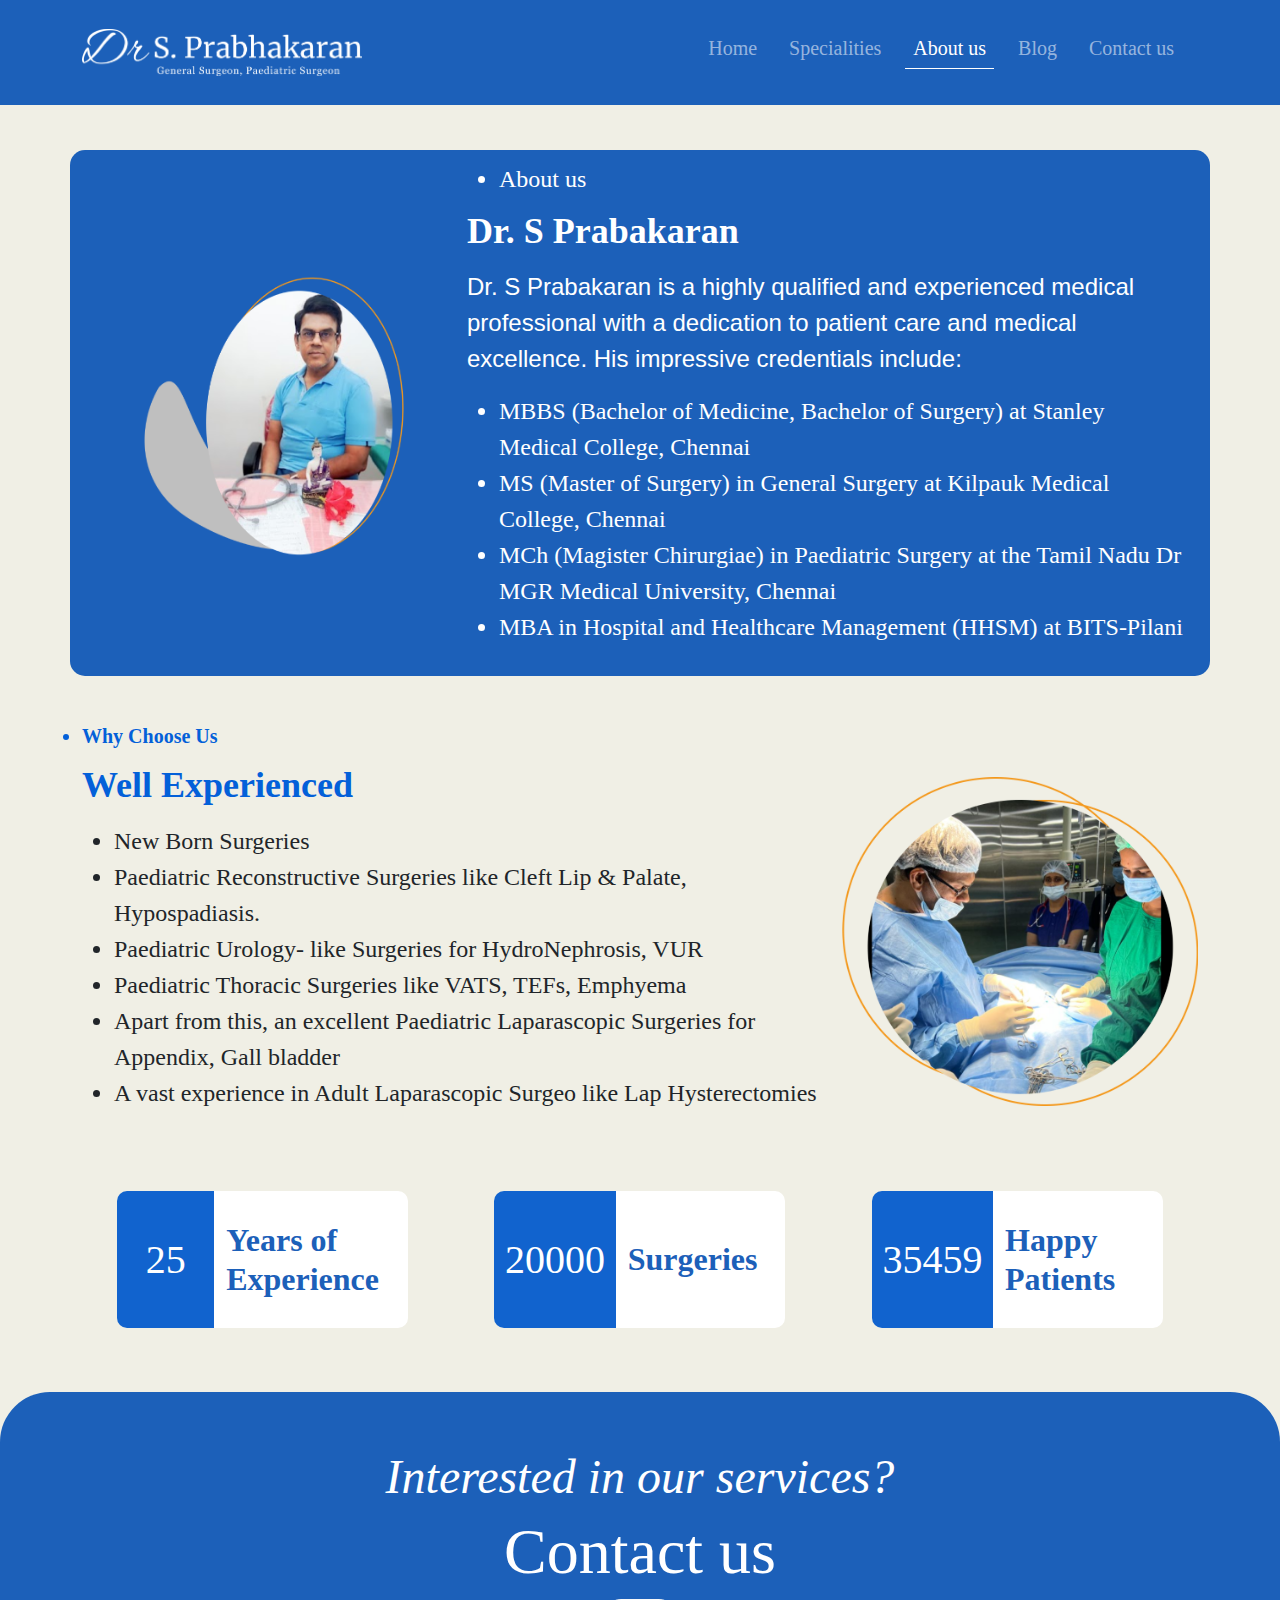
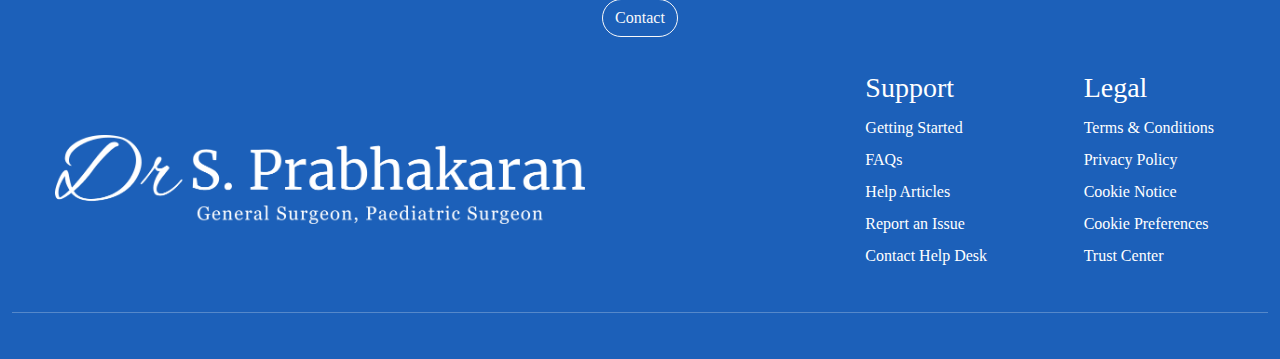
<file: about.html>
<!DOCTYPE html>
<html lang="en">
<head>
    <meta charset="UTF-8">
    <meta name="viewport" content="width=device-width, initial-scale=1.0">
    <title>Dr. S. Prabhakaran</title>
    <link rel="stylesheet" href="https://cdnjs.cloudflare.com/ajax/libs/font-awesome/6.6.0/css/all.min.css">
    <link rel="stylesheet" href="https://cdn.jsdelivr.net/npm/bootstrap@5.3.0/dist/css/bootstrap.min.css">
    <link rel="stylesheet" href="style.css">
</head>
<body data-bs-spy="scroll" data-bs-target="header" style="background-color: #f0efe5;">
    <!-- Header Section -->
    <nav class="navbar navbar-expand-lg navbar-dark py-4" id="header">
        <div class="container">
            <a class="navbar-brand" href="#">
                <img src="assets/logo_prabha.png" alt="Logo" class="Logo">
            </a>
            <button class="navbar-toggler" type="button" data-bs-toggle="collapse" data-bs-target="#navbarNav"
                aria-controls="navbarNav" aria-expanded="false" aria-label="Toggle navigation">
                <span class="navbar-toggler-icon"></span>
            </button>
            <div class="collapse navbar-collapse justify-content-end" id="navbarNav">
                <ul class="navbar-nav">
                    <li class="nav-item me-3 h5"><a class="nav-link" href="index.html">Home</a></li>
                    <li class="nav-item me-3 h5"><a class="nav-link" href="specialities.html">Specialities</a></li>
                    <li class="nav-item me-3 h5"><a class="nav-link active" href="about.html">About us</a></li>
                    <li class="nav-item me-3 h5"><a class="nav-link" href="Blogs/Blog.html">Blog</a></li>
                    <li class="nav-item me-3 h5"><a class="nav-link " href="contact.html">Contact us</a></li>
                </ul>
            </div>
        </div> 
    </nav>
   <!-- About Us Section -->
<section id="about" class="about pb-5" style="margin-top: 5vh;">
    <div class="container">
        <div class="row align-items-center" id="aboutcontainer">
            <!-- Image Section -->
            <div class="col-lg-4 text-center">
                <img src="assets/doctorpic.png" class="img-fluid about-img" alt="About Us Picture">
            </div>
            <!-- Content Section -->
            <div class="col-lg-8">
                <h1 class="about-title text-white"><ul><li>About us</li></ul></h1>
                <h2 class="mb-3 title text-white">Dr. S Prabakaran</h2>
                <p class="text-mont text-justify">Dr. S Prabakaran is a highly qualified and experienced medical professional with a dedication to patient care and medical excellence. His impressive credentials include:</p>
                <ul class="text-mont text-justify">
                    <li>MBBS (Bachelor of Medicine, Bachelor of Surgery) at Stanley Medical College, Chennai</li>
                    <li>MS (Master of Surgery) in General Surgery at Kilpauk Medical College, Chennai</li>
                    <li>MCh (Magister Chirurgiae) in Paediatric Surgery at the Tamil Nadu Dr MGR Medical University, Chennai</li>
                    <li>MBA in Hospital and Healthcare Management (HHSM) at BITS-Pilani</li>
                </ul>
            </div>
        </div>
    </div>
</section>
 
<!--Experienced Section -->
<section id="experienced" class="container">
<div class="container bg-light"></div>
<h3 class="text-blue experience-title textcolor"><li>Why Choose Us</li></h3>
<div class="row align-items-center">
    <!-- Content Section -->
    <div class="col-lg-8">
        <h1 class="text- mb-2"></h1>
        <h2 class="mb-3 text-blue title textcolor">Well Experienced</h2>
        <ul class="text-sato text-justify">
            <li>New Born Surgeries</li>
            <li>Paediatric Reconstructive Surgeries like Cleft Lip & Palate, Hypospadiasis.</li>
            <li>Paediatric Urology- like Surgeries for HydroNephrosis, VUR</li>
            <li>Paediatric Thoracic Surgeries like VATS, TEFs, Emphyema</li>
            <li>Apart from this, an excellent Paediatric Laparascopic Surgeries for Appendix, Gall bladder</li>
            <li>A vast experience in Adult Laparascopic Surgeo like Lap Hysterectomies</li>
        </ul>
    </div>
    <!-- Image Section -->
    <div class="col-lg-4 text-center">
        <img src="assets/Group 88.png" class="img-fluid experience-img" alt="Experience">
    </div>
</div>

<!-- Cards Section -->
<div class="row my-5 px-3 px-md-0 g-3 justify-content-around">
<!-- Card 1: Years of Experience -->
<div class="col-sm-12 col-md-5 col-lg-3 my-3">
    <div class="card h-100" style="height: 137px !important; border: none;">
        <div class="card-body p-0">
            <div class="row no-gutters h-100">
                <div class="col-4 text-white text-center d-flex align-items-center justify-content-center p-4" style="border-top-left-radius: 10px; border-bottom-left-radius:10px; background-color:#1163ce;">
                    <h2 class="text-white m-0 count-text p-2">25</h2>
                </div>
                <div class="col-8 bg-white d-flex align-items-center" style="border-top-right-radius: 10px; border-bottom-right-radius: 10px; color:#1163ce;">
                    <h2 class="m-0 text-blue card-title-1" style="font-weight: bold;">Years of Experience</h2>
                </div>
            </div>
        </div>
    </div>
</div>

<!-- Card 2: Surgeries -->
<div class="col-sm-12 col-md-5 col-lg-3 my-3">
    <div class="card h-100" style="border: none;">
        <div class="card-body p-0">
            <div class="row no-gutters h-100">
                <div class="col-4 col-md-5 text-white text-center d-flex align-items-center justify-content-center p-4" style="border-top-left-radius: 10px; border-bottom-left-radius:10px;background-color: #1163ce;">
                    <h2 class="text-white m-0 count-text">20000</h2>
                </div>
                <div class="col-8 col-md-7 bg-white d-flex align-items-center" style="border-top-right-radius: 10px; border-bottom-right-radius: 10px;">
                    <h3 class="m-0 text-blue card-title-1" style="font-weight: bold;">Surgeries</h3>
                </div>
            </div>
        </div>
    </div>
</div>

<!-- Card 3: Happy Patients -->
<div class="col-sm-12 col-md-5 col-lg-3 my-3">
    <div class="card h-100" style="border: none;">
        <div class="card-body p-0">
            <div class="row no-gutters h-100">
                <div class="col-4 col-md-5 text-white text-center d-flex align-items-center justify-content-center p-4" style="border-top-left-radius: 10px; border-bottom-left-radius:10px;background-color:#1163ce;">
                    <h2 class="text-white m-0 count-text p-2">35459</h2>
                </div>
                <div class="col-8 col-md-7 bg-white d-flex align-items-center" style="border-top-right-radius: 10px; border-bottom-right-radius: 10px;">
                    <h3 class="m-0 text-blue card-title-1" style="font-weight: bold;">Happy Patients</h3>
                </div>
            </div>
        </div>
    </div>
</div>
</div>

</section>
     <section class="contact-section1 pt-2" id="contact">
        <div class="container text-center mt-5">
            <h2 class="text-white contact-intro" style="font-style: italic; font-size: 48px;">Interested in our services?</h2>
            <h1 class="text-white contact-title" style="font-size: 64px;">Contact us</h1> 
            <button class="btn btn-outline-light" style="border-radius: 20px;">Contact</button>
        </div>
      
        <footer class="mt-1">
            <div class="container-fluid">
                <div class="row align-items-center">
                    <!-- Logo -->
                    <div class="col-md-6 text-center text-md-left mb-3 mb-md-0 ">
                        <img src="assets/logo_prabha.png" alt="Logo" class="img-fluid logo1 drlogo">
                    </div>
                    <!-- Overall Contact (Contact Content 1 and 2) -->
                    <div class="col-md-6">
                        <div class="overall-contact d-flex row">
                            <div class="col-4 empty"></div>
                            <div class="contact-content1 flex-fill col-4">
                                <h3 class="text-white">Support</h3>
                                <ul class="list-unstyled">
                                    <li><a href="#" class="text-white">Getting Started</a></li>
                                    <li><a href="#" class="text-white">FAQs</a></li>
                                    <li><a href="#" class="text-white">Help Articles</a></li>
                                    <li><a href="#" class="text-white">Report an Issue</a></li>
                                    <li><a href="#" class="text-white">Contact Help Desk</a></li>
                                </ul>
                            </div>
                            <div class="contact-content2 flex-fill col-4">
                                <h3 class="text-white">Legal</h3>
                                <ul class="list-unstyled">
                                    <li><a href="#" class="text-white">Terms & Conditions</a></li>
                                    <li><a href="#" class="text-white">Privacy Policy</a></li>
                                    <li><a href="#" class="text-white">Cookie Notice</a></li>
                                    <li><a href="#" class="text-white">Cookie Preferences</a></li>
                                    <li><a href="#" class="text-white">Trust Center</a></li>
                                </ul>
                            </div>
                        </div>
                    </div>
                </div>
                <div class="mt-4">
                    <hr class="white-line">
                    <div class="social-media1">
                        <!-- <a href="#"><img src="assets/fb.png" alt="Facebook" class="social-icon1"></a>
                        <a href="#"><img src="assets/intsa.png" alt="Instagram" class="social-icon1"></a>
                        <a href="#"><img src="assets/linkedin.png" alt="LinkedIn" class="social-icon1"></a>
                        <a href="#"><img src="assets/utube.png" alt="YouTube" class="social-icon1"></a> -->
                    </div>
                </div>
            </div>
        </footer>
        </section>

    <script src="https://cdn.jsdelivr.net/npm/bootstrap@5.3.0/dist/js/bootstrap.bundle.min.js"></script>
</body>
</html>
</file>
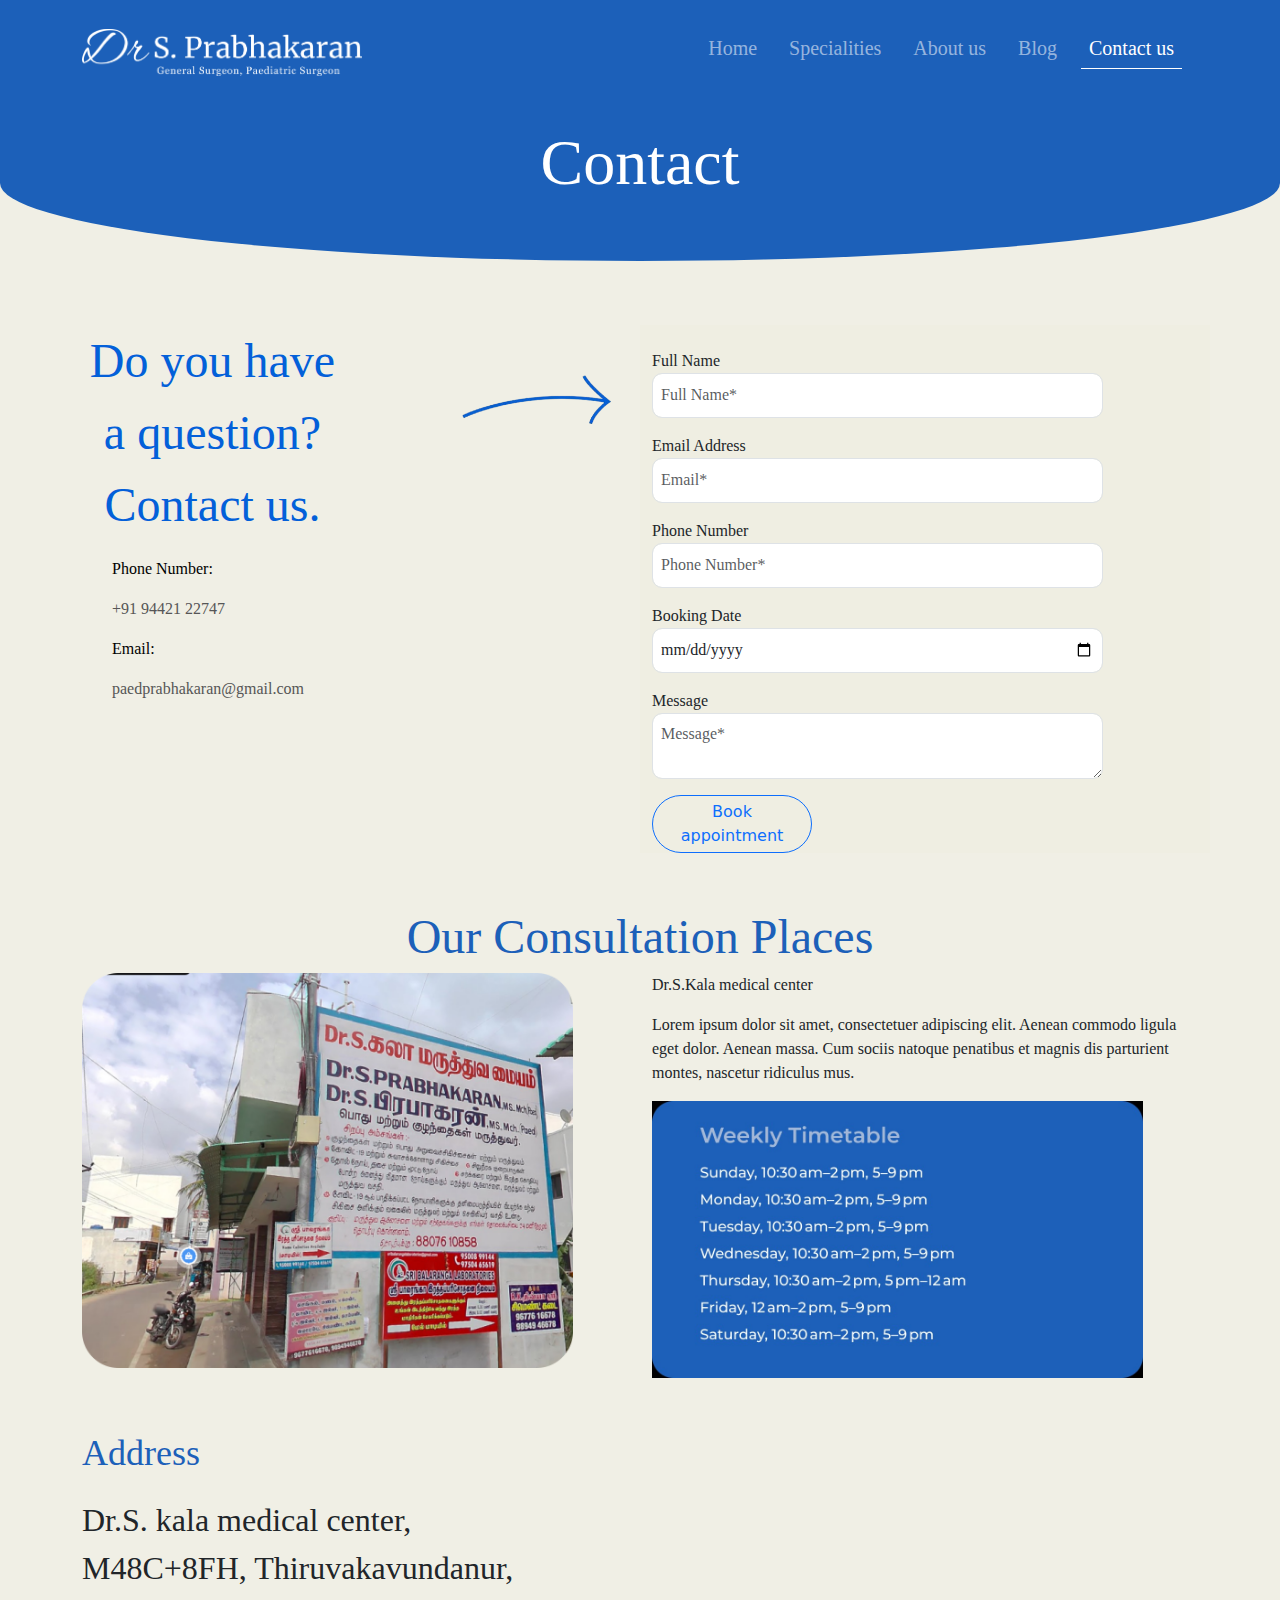
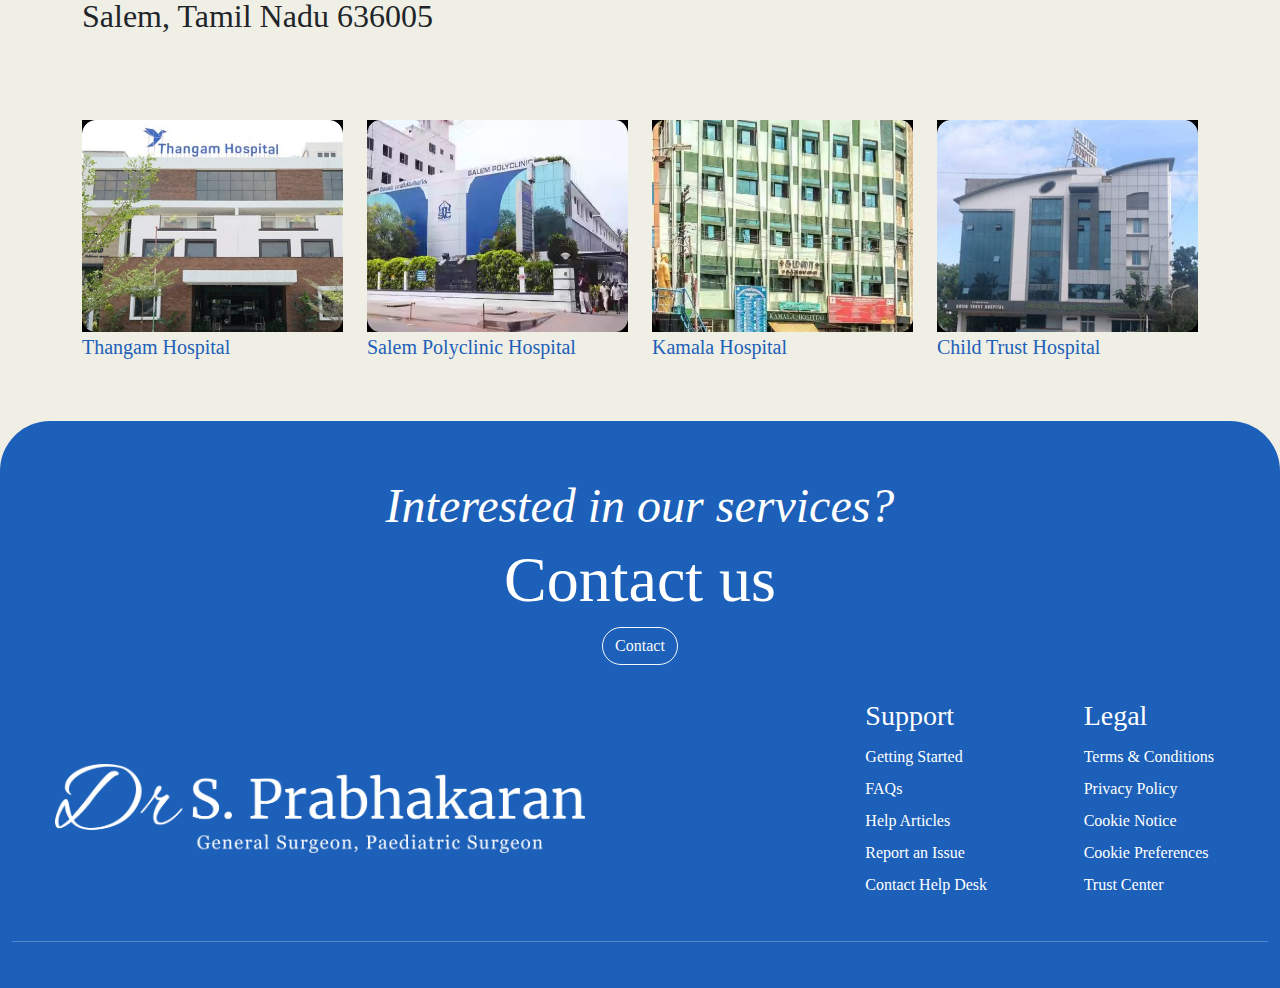
<file: contact.html>
<!DOCTYPE html>
<html lang="en">
<head>
    <meta charset="UTF-8">
    <meta name="viewport" content="width=device-width, initial-scale=1.0">
    <title>Dr. S. Prabhakaran</title>
    <link rel="stylesheet" href="https://cdnjs.cloudflare.com/ajax/libs/font-awesome/6.6.0/css/all.min.css">
    <link rel="stylesheet" href="https://cdn.jsdelivr.net/npm/bootstrap@5.3.0/dist/css/bootstrap.min.css">
    <link rel="stylesheet" href="style.css">
</head>
<body data-bs-spy="scroll" data-bs-target="header" style="background-color: #f0efe5;">
    <!-- Header Section -->
    <nav class="navbar navbar-expand-lg navbar-dark py-4" id="header">
        <div class="container">
            <a class="navbar-brand" href="#">
                <img src="assets/logo_prabha.png" alt="Logo" class="Logo">
            </a>
            <button class="navbar-toggler" type="button" data-bs-toggle="collapse" data-bs-target="#navbarNav"
                aria-controls="navbarNav" aria-expanded="false" aria-label="Toggle navigation">
                <span class="navbar-toggler-icon"></span>
            </button>
            <div class="collapse navbar-collapse justify-content-end" id="navbarNav">
                <ul class="navbar-nav">
                    <li class="nav-item me-3 h5"><a class="nav-link" href="index.html">Home</a></li>
                    <li class="nav-item me-3 h5"><a class="nav-link" href="specialities.html">Specialities</a></li>
                    <li class="nav-item me-3 h5"><a class="nav-link" href="about.html">About us</a></li>
                    <li class="nav-item me-3 h5"><a class="nav-link" href="Blogs/Blog.html">Blog</a></li>
                    <li class="nav-item me-3 h5"><a class="nav-link active" href="contact.html">Contact us</a></li>
                </ul>
            </div>
        </div> 
    </nav>
     <!-- Contact Section -->
     <div class="contact-box">
        <p style="font-size: 64px; text-align: center; padding: 10px; padding-bottom: 50px; background-color: #1C60B9; border-bottom-right-radius:100%; border-bottom-left-radius:100%; color: white;">Contact</p>
    </div>
    <div class="container contact-here py-5">
        <div class="row">
            <div class="contact-navigation col-12 col-md-6">
                <div class="row">
                    <div class="col-12 col-md-6">
                        <p class="textcolor text-center" style="font-size: 48px;">Do you have
                            a question?
                            Contact us. </p>
                            <div class="details" style="padding-left: 30px;">
                                <p style="font-size: 16px;color: black;">Phone Number:</p>
                                <p style="color:#565656;">+91 94421 22747</p>
                                <p style="font-size: 16px;color: black;">Email:</p>
                                <p style="color:#565656;">paedprabhakaran@gmail.com</p>
                            </div>
                    </div>
                    <div class="col-12 col-md-6">
                        <div class="row">
                            <div class="col-4"></div>
                            <div class="col-8" style="padding-top: 50px;"><img src="/assets/arrow.png" width="90%" class="arrow-pic" alt=""></div></div>
                        </div>
                        
                    
                </div>
               
               
            </div>
            <div class="contact-nav-form col-12 col-md-6" style="background-color: #EFEEE2;">
                <form class="form rounded mt-4">
                    <div class="row consult-form">
                        <!-- Full Name -->
                        <div class="col-10 mb-3 ">
                            <label for="name">Full Name</label>
                            <input type="text" id="name" class="form-control p-2" style="border-radius: 10px;" required placeholder="Full Name*" />
                        </div>
                        <!-- Email -->
                        <div class="col-10 mb-3 ">
                            <label for="email">Email Address</label>
                            <input type="email" id="email" class="form-control p-2" style="border-radius: 10px;" required placeholder="Email*" />
                        </div>
                        <!-- Phone Number -->
                        <div class="col-10 mb-3 ">
                            <label for="phone">Phone Number</label>
                            <input type="tel" id="phone" class="form-control p-2" style="border-radius: 10px;" required placeholder="Phone Number*" />
                        </div>
                        <!-- Booking Date -->
                        <div class="col-10 mb-3 ">
                            <label for="Booking-date">Booking Date</label>
                            <input type="date" id="Booking-date" class="form-control p-2" style="border-radius: 10px;" required placeholder="Date*" />
                        </div>
                        <!-- Message -->
                        <div class="col-10 mb-3 ">
                            <label for="Message">Message</label>
                            <textarea type="text" id="Message" class="form-control p-2" style="border-radius: 10px;" required placeholder="Message*"></textarea>
                        </div>
                        
                            
                          
                        <!-- <button type="submit" class="col-10 col-md-6 col-lg-6 ms-3 btn btn-light text-prime consult-form">
                            Get a Free Consultation &#11166;
                        </button> -->
                    </div>
                    <button type="button" class="form-control app-but py-1 btn btn-outline-primary" style="border-radius: 30px; width: 160px; font-family: system-ui, -apple-system, BlinkMacSystemFont, 'Segoe UI', Roboto, Oxygen, Ubuntu, Cantarell, 'Open Sans', 'Helvetica Neue', sans-serif; font-size: 16px;">
                        Book appointment
                        <!-- <i class="fa-solid fa-circle-arrow-right"></i> -->
                      </button>
                </form>
            </div>
        </div>
    </div>
    <div class="text-blue" style="font-size: 48px; text-align: center;">Our Consultation Places</div>
    <div class="container">
        <div class="row">
            <div class="col-12 col-md-6"><img src="assets/kalahospital.png" class="img-fluid" style="width: 90%;" alt="hospital"> </div>
            <div class="col-12 col-md-6">
                <p>Dr.S.Kala medical center</p>
                <p>Lorem ipsum dolor sit amet, consectetuer adipiscing elit. Aenean commodo ligula eget dolor. Aenean massa. Cum sociis natoque penatibus et magnis dis parturient montes, nascetur ridiculus mus.</p>
                <img src="assets/timetable.jpg" style="width: 90%;" class="img-fluid" alt="timetable">
            </div>
        </div>
        <div class="row py-5">
            <div class="col-12 col-md-6">
                <p  class="text-blue" style="font-size:36px;">Address</p>
                <p style="font-size: 32px;">Dr.S. kala medical center,<br> M48C+8FH, Thiruvakavundanur, <br>Salem, Tamil Nadu 636005</p>
            </div>
            <div class="col-12 col-md-6">
                <!-- <img src="/assets/map.png" alt="map" class="img-fluid" style="width:90%"> -->
                <iframe class="img-fluid map-image" style="border-radius: 15px;" src="https://www.google.com/maps/embed?pb=!1m18!1m12!1m3!1d2957.213977025581!2d78.15029728113348!3d11.681451515450904!2m3!1f0!2f0!3f0!3m2!1i1024!2i768!4f13.1!3m3!1m2!1s0x3babf100670dbdd5%3A0xfc5362911d4518b8!2sDr.kala%20medical%20center!5e0!3m2!1sen!2sus!4v1731294908896!5m2!1sen!2sus" width="100%" height="100%" style="border:0;" allowfullscreen="" loading="lazy" referrerpolicy="no-referrer-when-downgrade"></iframe>
            </div>
        </div>
    </div>
    <div class="container hospital-container pt-3 pb-5">
        <div class="row">
            <div class="col-12 col-sm-6 col-lg-3">
                <img src="assets/Hospitals/Thangam Hospital.jpg" alt="" class="img-fluid hosp" style="height: 84%;">
                <p class="text-blue hosp-name" style="font-size: 20px;">Thangam Hospital</p>
            </div>
            <div class="col-12 col-sm-6 col-lg-3">
                <img src="assets/Hospitals/Salem Polyclinic.jpg" alt="" class="img-fluid hosp" style="height: 84%;">
                <p class="text-blue hosp-name" style="font-size: 20px;">Salem Polyclinic Hospital</p>
            </div>
            <div class="col-12 col-sm-6 col-lg-3">
                <img src="assets/Hospitals/Kamala.jpg" alt="" class="img-fluid hosp" style="height: 84%;">
                <p class="text-blue hosp-name" style="font-size: 20px;">Kamala Hospital</p>
            </div>
            <div class="col-12 col-sm-6 col-lg-3">
                <img src="assets/Hospitals/Child Trust.jpg" alt="" class="img-fluid hosp" style="height: 84%;">
                <p class="text-blue hosp-name" style="font-size: 20px;">Child Trust Hospital</p>
            </div>
        </div>
    </div>
     <section class="contact-section1 pt-2" id="contact">
        <div class="container text-center mt-5">
            <h2 class="text-white contact-intro" style="font-style: italic; font-size: 48px;">Interested in our services?</h2>
            <h1 class="text-white contact-title" style="font-size: 64px;">Contact us</h1> 
            <button class="btn btn-outline-light" style="border-radius: 20px;">Contact</button>
        </div>
      
        <footer class="mt-1">
            <div class="container-fluid">
                <div class="row align-items-center">
                    <!-- Logo -->
                    <div class="col-md-6 text-center text-md-left mb-3 mb-md-0 ">
                        <img src="assets/logo_prabha.png" alt="Logo" class="img-fluid logo1 drlogo">
                    </div>
                    <!-- Overall Contact (Contact Content 1 and 2) -->
                    <div class="col-md-6">
                        <div class="overall-contact d-flex row">
                            <div class="col-4 empty"></div>
                            <div class="contact-content1 flex-fill col-4">
                                <h3 class="text-white">Support</h3>
                                <ul class="list-unstyled">
                                    <li><a href="#" class="text-white">Getting Started</a></li>
                                    <li><a href="#" class="text-white">FAQs</a></li>
                                    <li><a href="#" class="text-white">Help Articles</a></li>
                                    <li><a href="#" class="text-white">Report an Issue</a></li>
                                    <li><a href="#" class="text-white">Contact Help Desk</a></li>
                                </ul>
                            </div>
                            <div class="contact-content2 flex-fill col-4">
                                <h3 class="text-white">Legal</h3>
                                <ul class="list-unstyled">
                                    <li><a href="#" class="text-white">Terms & Conditions</a></li>
                                    <li><a href="#" class="text-white">Privacy Policy</a></li>
                                    <li><a href="#" class="text-white">Cookie Notice</a></li>
                                    <li><a href="#" class="text-white">Cookie Preferences</a></li>
                                    <li><a href="#" class="text-white">Trust Center</a></li>
                                </ul>
                            </div>
                        </div>
                    </div>
                </div>
                <div class="mt-4">
                    <hr class="white-line">
                    <div class="social-media1">
                        <!-- <a href="#"><img src="assets/fb.png" alt="Facebook" class="social-icon1"></a>
                        <a href="#"><img src="assets/intsa.png" alt="Instagram" class="social-icon1"></a>
                        <a href="#"><img src="assets/linkedin.png" alt="LinkedIn" class="social-icon1"></a>
                        <a href="#"><img src="assets/utube.png" alt="YouTube" class="social-icon1"></a> -->
                    </div>
                </div>
            </div>
        </footer>
        </section>
    <script src="script.js"></script>
    <script src="https://cdn.jsdelivr.net/npm/bootstrap@5.3.0/dist/js/bootstrap.bundle.min.js"></script>
</body>
</html>
</file>
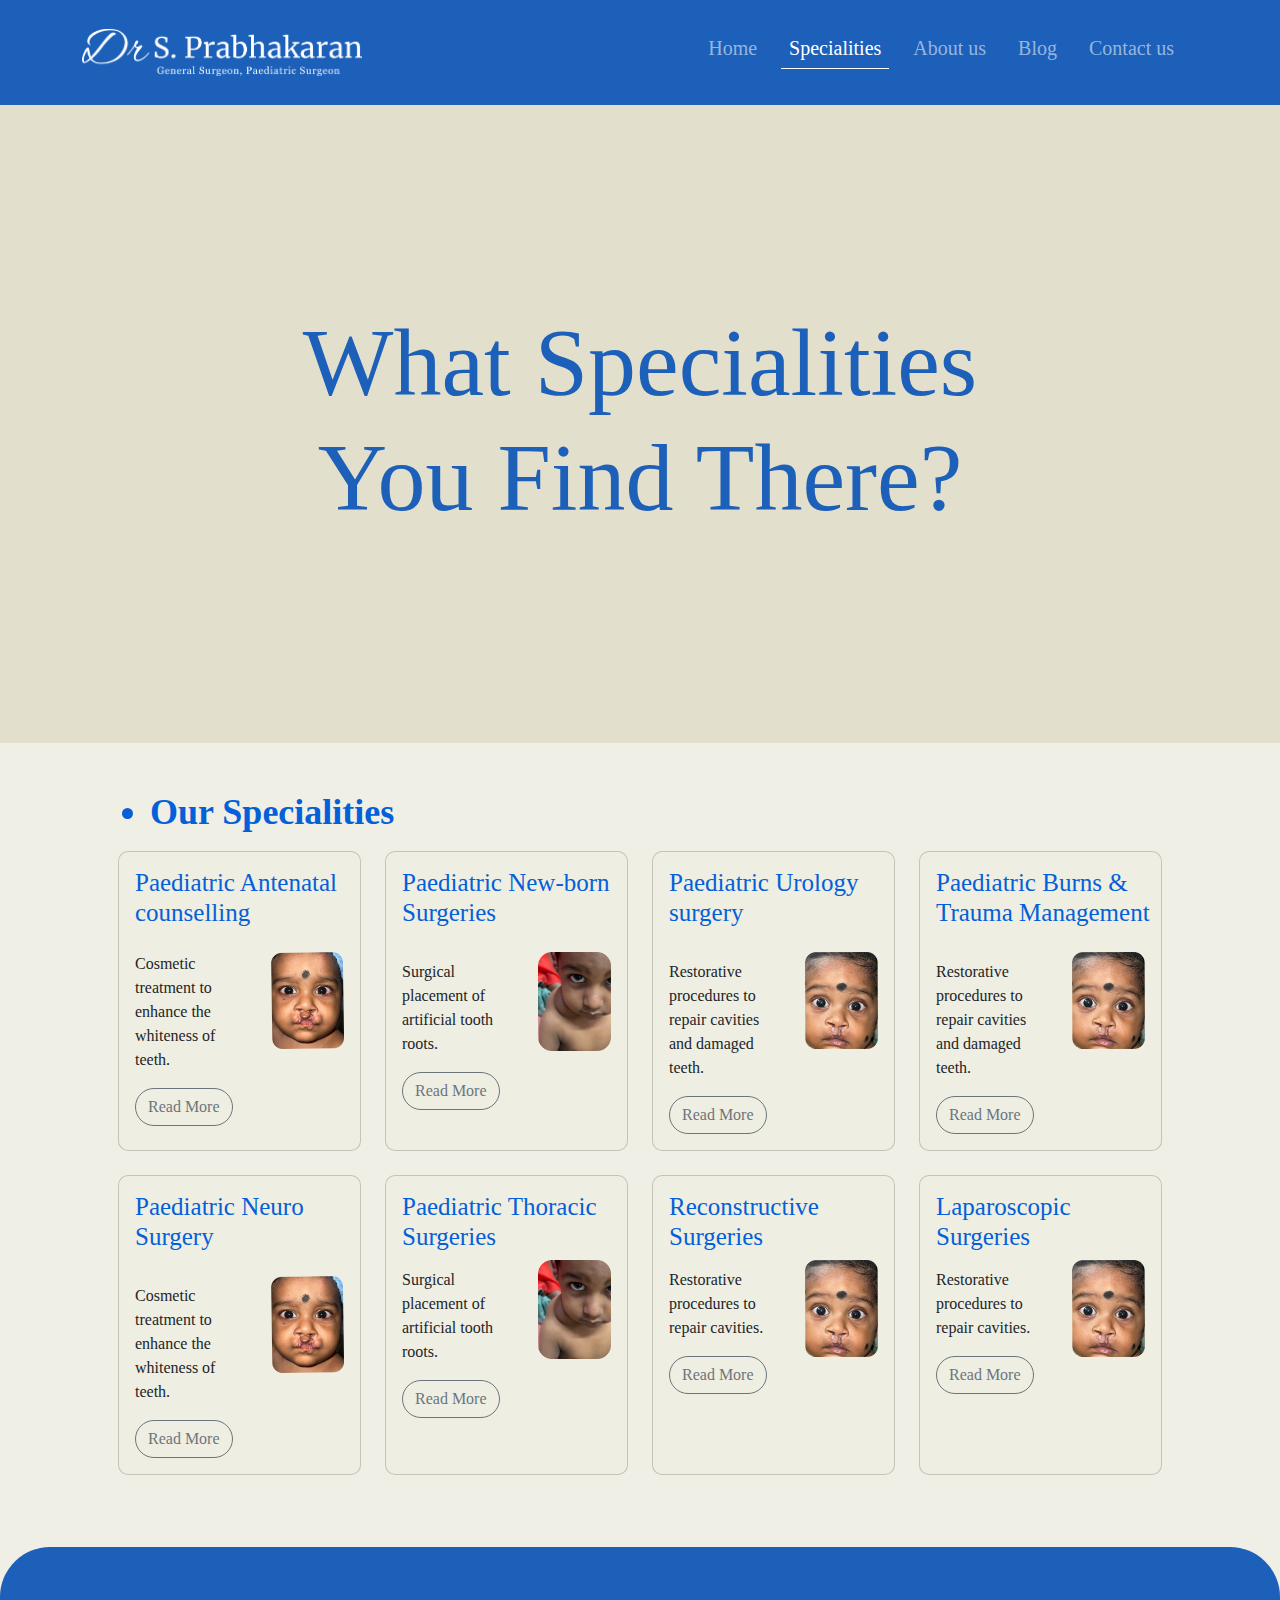
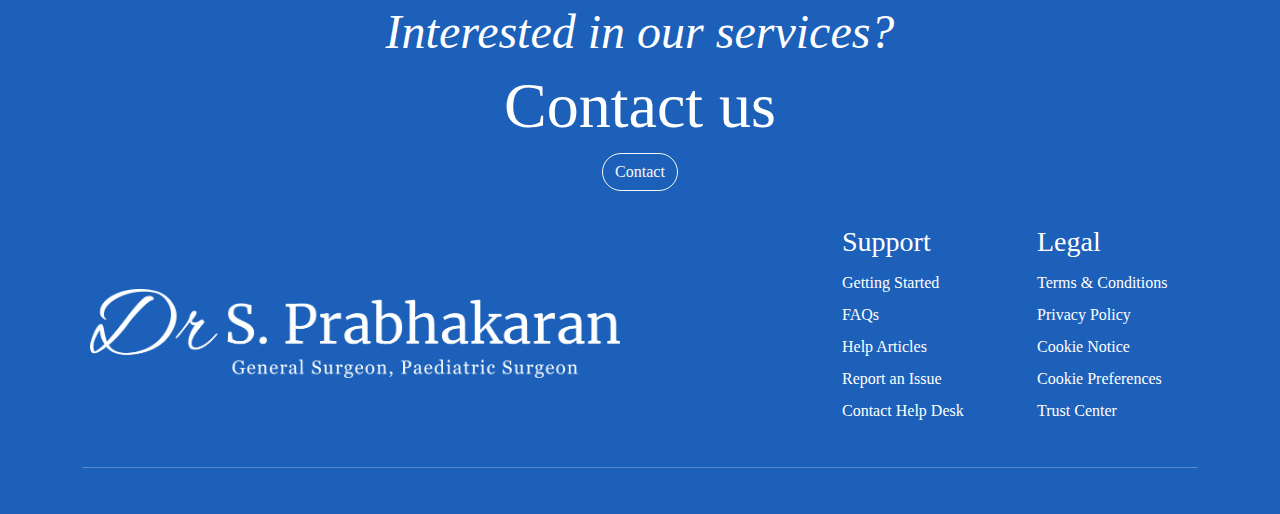
<file: specialities.html>
<!DOCTYPE html>
<html lang="en">
<head>
    <meta charset="UTF-8">
    <meta name="viewport" content="width=device-width, initial-scale=1.0">
    <title>Dr. S. Prabhakaran</title>
    <link rel="stylesheet" href="https://cdnjs.cloudflare.com/ajax/libs/font-awesome/6.6.0/css/all.min.css">
    <link rel="stylesheet" href="https://cdn.jsdelivr.net/npm/bootstrap@5.3.0/dist/css/bootstrap.min.css">
    <link rel="stylesheet" href="style.css">
</head>
<body data-bs-spy="scroll" data-bs-target="header">
    <!-- Header Section -->
    <nav class="navbar navbar-expand-lg navbar-dark py-4" id="header">
        <div class="container">
            <a class="navbar-brand" href="#">
                <img src="assets/logo_prabha.png" alt="Logo" class="Logo">
            </a>
            <button class="navbar-toggler" type="button" data-bs-toggle="collapse" data-bs-target="#navbarNav"
                aria-controls="navbarNav" aria-expanded="false" aria-label="Toggle navigation">
                <span class="navbar-toggler-icon"></span>
            </button>
            <div class="collapse navbar-collapse justify-content-end" id="navbarNav">
                <ul class="navbar-nav">
                    <li class="nav-item me-3 h5"><a class="nav-link" href="index.html">Home</a></li>
                    <li class="nav-item me-3 h5"><a class="nav-link active" href="specialities.html">Specialities</a></li>
                    <li class="nav-item me-3 h5"><a class="nav-link" href="about.html">About us</a></li>
                    <li class="nav-item me-3 h5"><a class="nav-link" href="Blogs/Blog.html">Blog</a></li>
                    <li class="nav-item me-3 h5"><a class="nav-link" href="contact.html">Contact us</a></li>
                </ul>
            </div>
        </div> 
    </nav>
    <!-- speciality Box -->
     <section  id="speciality-box">
        <div class="container-fluid text-center">
            <!-- <div class="col-3">
                <img src="/assets/designs/left1.jpg" alt="" class="img-fluid">
            </div> -->
            <div>
                <h1 class="speciality-title">What Specialities<br>You Find There?</h1>
            </div>
            <!-- <div class="col-3">
                <img src="/assets/designs/left1.jpg" alt="" class="img-fluid">
            </div> -->
        </div>
     </section>
    <!-- Specialities Section -->
    <section id="specialities" class="specialities py-5">
        <div class="container px-5">
            <h1 class="text-blue mb-2 title textcolor"><ul><li>Our Specialities</li></ul></h1>
            <div class="row justify-content-center">
                <!-- Card 1 -->
                <div class="col-md-3">
                    <div class="card mb-4 text-start">
                        <div class="card-body">
                            <h3 class="card-title text-blue textcolor"style="font-size: 25px;">Paediatric Antenatal counselling</h3>
                            <div class="row mt-4">
                                <div class="col-7">
                                    <p class="card-text">Cosmetic treatment to enhance the whiteness of teeth.</p>
                                    <a href="specialities/Antenatal_Counselling.html" class="btn btn-outline-secondary rounded-pill">Read More</a>
                                </div>
                                <div class="col">
                                    <img src="assets/antenatal.png" class="img-fluid mb-3" alt="Antenatal counselling" style="width: 100%; height:auto;">
                                </div>
                            </div>
                        </div>
                    </div>
                </div>
                <!-- Card 2 -->
                <div class="col-md-3">
                    <div class="card mb-4 text-start">
                        <div class="card-body">
                            <h3 class="card-title text-blue textcolor" style="font-size: 25px;">Paediatric New-born Surgeries</h3>
                            <div class="row ">
                                <div class="col-7 mt-4">
                                    <p class="card-text">Surgical placement of artificial tooth roots.</p>
                                    <a href="specialities/Newborn_Surgeries.html" class="btn btn-outline-secondary rounded-pill">Read More</a>
                                </div>
                                <div class="col">
                                    <img src="assets/newborn.png" class="img-fluid my-3" alt="New-born Surgeries" style="width: 100%; height: auto;">
                                </div>
                            </div>
                        </div>
                    </div>
                </div>
                <!-- Card 3 -->
                <div class="col-md-3">
                    <div class="card mb-4 text-start">
                        <div class="card-body">
                            <h3 class="card-title text-blue textcolor" style="font-size: 25px;">Paediatric Urology surgery</h3>
                            <div class="row">
                                <div class="col-7 mt-4">
                                    <p class="card-text">Restorative procedures to repair cavities and damaged teeth.</p>
                                    <a href="specialities/Pediatric_Urology.html" class="btn btn-outline-secondary rounded-pill">Read More</a>
                                </div>
                                <div class="col">
                                    <img src="assets/urology.png" class="img-fluid my-3" alt="Paediatric Urology" style="width: 100%; height: auto;">
                                </div>
                            </div>
                        </div>
                    </div>
                </div>
                <!-- Card 4 - new content -->
                <div class="col-md-3">
                    <div class="card mb-4 text-start">
                        <div class="card-body">
                            <h4 class="card-title text-blue textcolor" style="font-size: 25px;">Paediatric Burns & Trauma Management</h4>
                            <div class="row">
                                <div class="col-7 mt-4">
                                    <p class="card-text">Restorative procedures to repair cavities and damaged teeth.</p>
                                    <a href="specialities/Pediatric_Urology.html" class="btn btn-outline-secondary rounded-pill">Read More</a>
                                </div>
                                <div class="col">
                                    <img src="assets/urology.png" class="img-fluid my-3" alt="Paediatric Urology" style="width: 100%; height: auto;">
                                </div>
                            </div>
                        </div>
                    </div>
                </div>
            </div>
            <div class="row justify-content-center">
                <!-- Card 5 -->
                <div class="col-md-3">
                    <div class="card mb-4 text-start">
                        <div class="card-body">
                            <h3 class="card-title text-blue textcolor" style="font-size: 25px;">Paediatric Neuro Surgery</h3>
                            <div class="row">
                                <div class="col-7 mt-4">
                                    <p class="card-text">Cosmetic treatment to enhance the whiteness of teeth.</p>
                                    <a href="specialities/Pediatric_Neurosurgery.html" class="btn btn-outline-secondary rounded-pill">Read More</a>
                                </div>
                                <div class="col">
                                    <img src="assets/antenatal.png" class="img-fluid my-3" alt="Antenatal counselling" style="width: 100%; height: auto;">
                                </div>
                            </div>
                        </div>
                    </div>
                </div>
                <!-- Card 6 -->
                <div class="col-md-3">
                    <div class="card mb-4 text-start">
                        <div class="card-body">
                            <h3 class="card-title-1 text-blue textcolor" style="font-size: 25px;">Paediatric Thoracic Surgeries</h3>
                            <div class="row">
                                <div class="col-7 mt-2">
                                    <p class="card-text">Surgical placement of artificial tooth roots.</p>
                                    <a href="specialities/Throcacic_Surgeries.html" class="btn btn-outline-secondary rounded-pill">Read More</a>
                                </div>
                                <div class="col">
                                    <img src="assets/newborn.png" class="img-fluid" alt="New-born Surgeries" style="width: 100%; height: auto;">
                                </div>
                            </div>
                        </div>
                    </div>
                </div>
                <!-- Card 7 -->
                <div class="col-md-3">
                    <div class="card mb-4 text-start">
                        <div class="card-body">
                            <h3 class="card-title-1 text-blue textcolor" style="font-size: 25px;">Reconstructive Surgeries</h3>
                            <div class="row">
                                <div class="col-7 mt-2">
                                    <p class="card-text">Restorative procedures to repair cavities.</p>
                                    <a href="specialities/Reconstructive_Surgeries.html" class="btn btn-outline-secondary rounded-pill">Read More</a>
                                </div>
                                <div class="col">
                                    <img src="assets/urology.png" class="img-fluid" alt="Paediatric Urology" style="width: 100%; height: auto;">
                                </div>
                            </div>
                        </div>
                    </div>
                </div>
                <!-- Card 8 - new content  -->
                <div class="col-md-3">
                    <div class="card mb-4 text-start">
                        <div class="card-body">
                            <h4 class="card-title-1 text-blue textcolor" style="font-size: 25px;">Laparoscopic Surgeries</h4>
                            <div class="row">
                                <div class="col-7 mt-2">
                                    <p class="card-text">Restorative procedures to repair cavities.</p>
                                    <a href="specialities/Reconstructive_Surgeries.html" class="btn btn-outline-secondary rounded-pill">Read More</a>
                                </div>
                                <div class="col">
                                    <img src="assets/urology.png" class="img-fluid" alt="Paediatric Urology" style="width: 100%; height: auto;">
                                </div>
                            </div>
                        </div>
                    </div>
                </div>
            </div>      
        </div>
    </section>
     <!-- Contact Section -->
     <section class="contact-section1 pt-2" id="contact">
        <div class="container text-center mt-5">
            <h2 class="text-white contact-intro" style="font-style: italic; font-size: 48px;">Interested in our services?</h2>
            <h1 class="text-white contact-title" style="font-size: 64px;">Contact us</h1> 
            <button class="btn btn-outline-light" style="border-radius: 20px;">Contact</button>
        </div>
        <footer class="mt-1">
            <div class="container">
                <div class="row align-items-center">
                    <!-- Logo -->
                    <div class="col-md-6 text-center text-md-left mb-3 mb-md-0 ">
                        <img src="assets/logo_prabha.png" alt="Logo" class="img-fluid logo1 drlogo">
                    </div>
                    <!-- Overall Contact (Contact Content 1 and 2) -->
                    <div class="col-md-6">
                        <div class="overall-contact d-flex row">
                            <div class="col-4 empty"></div>
                            <div class="contact-content1 flex-fill col-4">
                                <h3 class="text-white">Support</h3>
                                <ul class="list-unstyled">
                                    <li><a href="#" class="text-white">Getting Started</a></li>
                                    <li><a href="#" class="text-white">FAQs</a></li>
                                    <li><a href="#" class="text-white">Help Articles</a></li>
                                    <li><a href="#" class="text-white">Report an Issue</a></li>
                                    <li><a href="#" class="text-white">Contact Help Desk</a></li>
                                </ul>
                            </div>
                            <div class="contact-content2 flex-fill col-4">
                                <h3 class="text-white">Legal</h3>
                                <ul class="list-unstyled">
                                    <li><a href="#" class="text-white">Terms & Conditions</a></li>
                                    <li><a href="#" class="text-white">Privacy Policy</a></li>
                                    <li><a href="#" class="text-white">Cookie Notice</a></li>
                                    <li><a href="#" class="text-white">Cookie Preferences</a></li>
                                    <li><a href="#" class="text-white">Trust Center</a></li>
                                </ul>
                            </div>
                        </div>
                    </div>
                </div>
                <div class="mt-4">
                    <hr class="white-line">
                    <div class="social-media1">
                        <!-- <a href="#"><img src="assets/fb.png" alt="Facebook" class="social-icon1"></a>
                        <a href="#"><img src="assets/intsa.png" alt="Instagram" class="social-icon1"></a>
                        <a href="#"><img src="assets/linkedin.png" alt="LinkedIn" class="social-icon1"></a>
                        <a href="#"><img src="assets/utube.png" alt="YouTube" class="social-icon1"></a> -->
                    </div>
                </div>
            </div>
        </footer>
        </section>

    <script src="https://cdn.jsdelivr.net/npm/bootstrap@5.3.0/dist/js/bootstrap.bundle.min.js"></script>
</body>
</html>
</file>
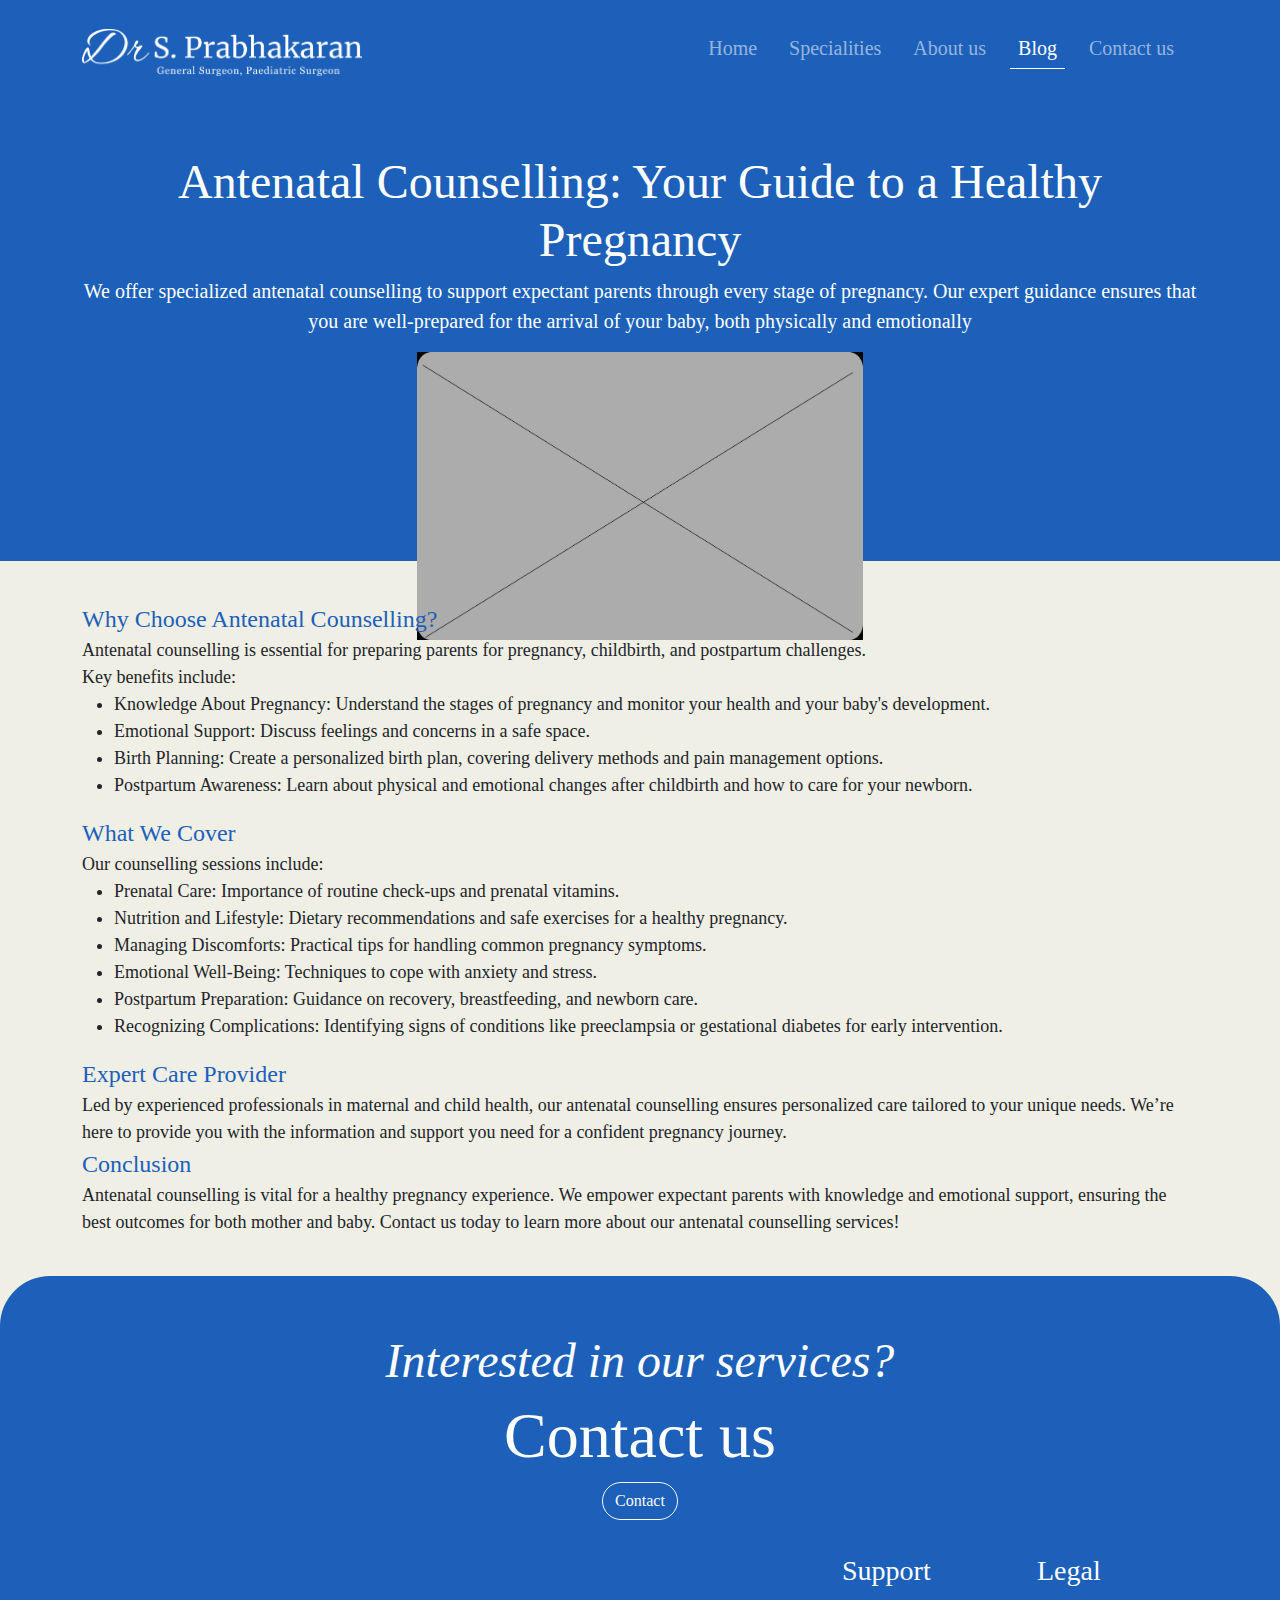
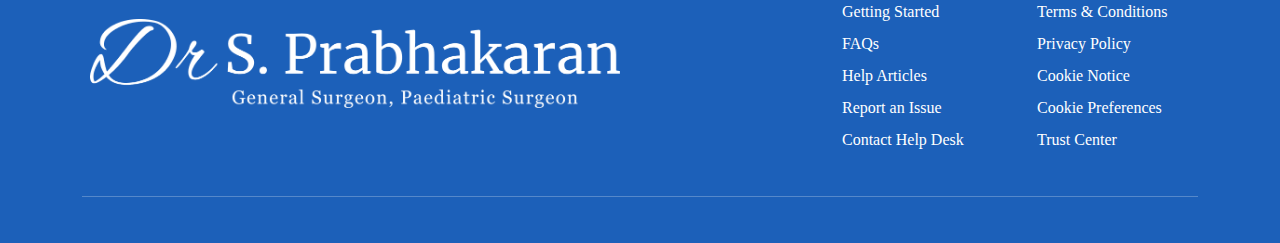
<file: Blogs/Blog-1.html>
<!DOCTYPE html>
<html lang="en">
<head>
    <meta charset="UTF-8">
    <meta name="viewport" content="width=device-width, initial-scale=1.0">
    <title>Dr.Prabhakaran</title>
    <link rel="stylesheet" href="https://cdnjs.cloudflare.com/ajax/libs/font-awesome/6.6.0/css/all.min.css">
    <link rel="stylesheet" href="https://cdn.jsdelivr.net/npm/bootstrap@5.3.0/dist/css/bootstrap.min.css">
    <link rel="stylesheet" href="../style.css">
</head>
<body data-bs-spy="scroll" data-bs-target="header">
      <!-- Header Section -->
      <nav class="navbar navbar-expand-lg navbar-dark py-4" id="header">
        <div class="container">
            <a class="navbar-brand" href="#">
                <img src="../assets/logo_prabha.png" alt="Logo" class="Logo">
            </a>
            <button class="navbar-toggler" type="button" data-bs-toggle="collapse" data-bs-target="#navbarNav"
                aria-controls="navbarNav" aria-expanded="false" aria-label="Toggle navigation">
                <span class="navbar-toggler-icon"></span>
            </button>
            <div class="collapse navbar-collapse justify-content-end" id="navbarNav">
                <ul class="navbar-nav">
                    <li class="nav-item me-3 h5"><a class="nav-link" href="../index.html">Home</a></li>
                    <li class="nav-item me-3 h5"><a class="nav-link " href="../specialities.html">Specialities</a></li>
                    <li class="nav-item me-3 h5"><a class="nav-link" href="../about.html">About us</a></li>
                    <li class="nav-item me-3 h5"><a class="nav-link active" href="Blog.html">Blog</a></li>
                    <li class="nav-item me-3 h5"><a class="nav-link" href="../contact.html">Contact us</a></li>
                </ul>
            </div>
        </div> 
    </nav>
    <!-- speciality Box -->
    <section id="blog-box1" class="bg-blue py-5">
        <div class="container text-center" style="height: 360px;">
                <h3 class="blog-name">Antenatal Counselling: Your Guide to a Healthy Pregnancy</h3>
                <p  class="blog-intro" style="color: white;">We offer specialized antenatal counselling to support expectant parents through every stage of pregnancy. Our expert guidance ensures that you are well-prepared for the arrival of your baby, both physically and emotionally</p>
                <img src="../assets/blogmail.jpg" class="img-fluid mail-img" style="width: 40%; height: 80%; background: transparent;">
        </div>
     </section>
     <section id="blog" class="py-3">
        <div class="container my-4">
            <p class="blog-question">
                Why Choose Antenatal Counselling?
            </p>
            <p class="blog-ans">
                Antenatal counselling is essential for preparing parents for pregnancy, childbirth, and postpartum challenges.<br>
                 Key benefits include:
                 <ul class="blog-list">
                     <li>Knowledge About Pregnancy: Understand the stages of pregnancy and monitor your health and your baby's development.</li>
                     <li>Emotional Support: Discuss feelings and concerns in a safe space.</li>
                     <li>Birth Planning: Create a personalized birth plan, covering delivery methods and pain management options.</li>
                     <li>Postpartum Awareness: Learn about physical and emotional changes after childbirth and how to care for your newborn.</li>
                 </ul>
            </p>
            <p class="blog-question">What We Cover</p>	
            <p class="blog-ans">
                Our counselling sessions include:
                <ul class="blog-list">
                    <li>Prenatal Care: Importance of routine check-ups and prenatal vitamins.</li>
                    <li>Nutrition and Lifestyle: Dietary recommendations and safe exercises for a healthy pregnancy.</li>
                    <li>Managing Discomforts: Practical tips for handling common pregnancy symptoms.</li>
                    <li>Emotional Well-Being: Techniques to cope with anxiety and stress.</li>
                    <li>Postpartum Preparation: Guidance on recovery, breastfeeding, and newborn care.</li>
                    <li>Recognizing Complications: Identifying signs of conditions like preeclampsia or gestational diabetes for early intervention.</li>
                </ul>
            </p>
            <p class="blog-question">
                Expert Care Provider
            </p>
            <p class="blog-ans">Led by experienced professionals in maternal and child health, our antenatal counselling ensures personalized care tailored to your unique needs.
                 We’re here to provide you with the information and support you need for a confident pregnancy journey.
            </p>
            <p class="blog-question">
                Conclusion
            </p> 
            <p class="blog-ans">
                Antenatal counselling is vital for a healthy pregnancy experience. 
                We empower expectant parents with knowledge and emotional support, ensuring the best outcomes for both mother and baby. 
                Contact us today to learn more about our antenatal counselling services!
            </p>        
                </div>

     </section>
    <!-- Contact Section -->
    <section class="contact-section1 pt-2" id="contact">
        <div class="container text-center mt-5">
            <h2 class="text-white contact-intro" style="font-style: italic; font-size: 48px;">Interested in our services?</h2>
            <h1 class="text-white contact-title" style="font-size: 64px;">Contact us</h1> 
            <button class="btn btn-outline-light" style="border-radius: 20px;">Contact</button>
        </div>
        <footer class="mt-1">
            <div class="container">
                <div class="row align-items-center">
                    <!-- Logo -->
                    <div class="col-md-6 text-center text-md-left mb-3 mb-md-0 ">
                        <img src="../assets/logo_prabha.png" alt="Logo" class="img-fluid logo1 drlogo">
                    </div>
                    <!-- Overall Contact (Contact Content 1 and 2) -->
                    <div class="col-md-6">
                        <div class="overall-contact d-flex row">
                            <div class="col-4 empty"></div>
                            <div class="contact-content1 flex-fill col-4">
                                <h3 class="text-white">Support</h3>
                                <ul class="list-unstyled">
                                    <li><a href="#" class="text-white">Getting Started</a></li>
                                    <li><a href="#" class="text-white">FAQs</a></li>
                                    <li><a href="#" class="text-white">Help Articles</a></li>
                                    <li><a href="#" class="text-white">Report an Issue</a></li>
                                    <li><a href="#" class="text-white">Contact Help Desk</a></li>
                                </ul>
                            </div>
                            <div class="contact-content2 flex-fill col-4">
                                <h3 class="text-white">Legal</h3>
                                <ul class="list-unstyled">
                                    <li><a href="#" class="text-white">Terms & Conditions</a></li>
                                    <li><a href="#" class="text-white">Privacy Policy</a></li>
                                    <li><a href="#" class="text-white">Cookie Notice</a></li>
                                    <li><a href="#" class="text-white">Cookie Preferences</a></li>
                                    <li><a href="#" class="text-white">Trust Center</a></li>
                                </ul>
                            </div>
                        </div>
                    </div>
                </div>
                <div class="mt-4">
                    <hr class="white-line">
                    <div class="social-media1">
                        <!-- <a href="#"><img src="../assets/fb.png" alt="Facebook" class="social-icon1"></a>
                        <a href="#"><img src="../assets/intsa.png" alt="Instagram" class="social-icon1"></a>
                        <a href="#"><img src="../assets/linkedin.png" alt="LinkedIn" class="social-icon1"></a>
                        <a href="#"><img src="../assets/utube.png" alt="YouTube" class="social-icon1"></a> -->
                    </div>
                </div>
            </div>
        </footer>
        </section>
        <script src="../script.js"></script>
        <script src="https://cdn.jsdelivr.net/npm/bootstrap@5.3.0/dist/js/bootstrap.bundle.min.js"></script>
</body>
</html>
</file>
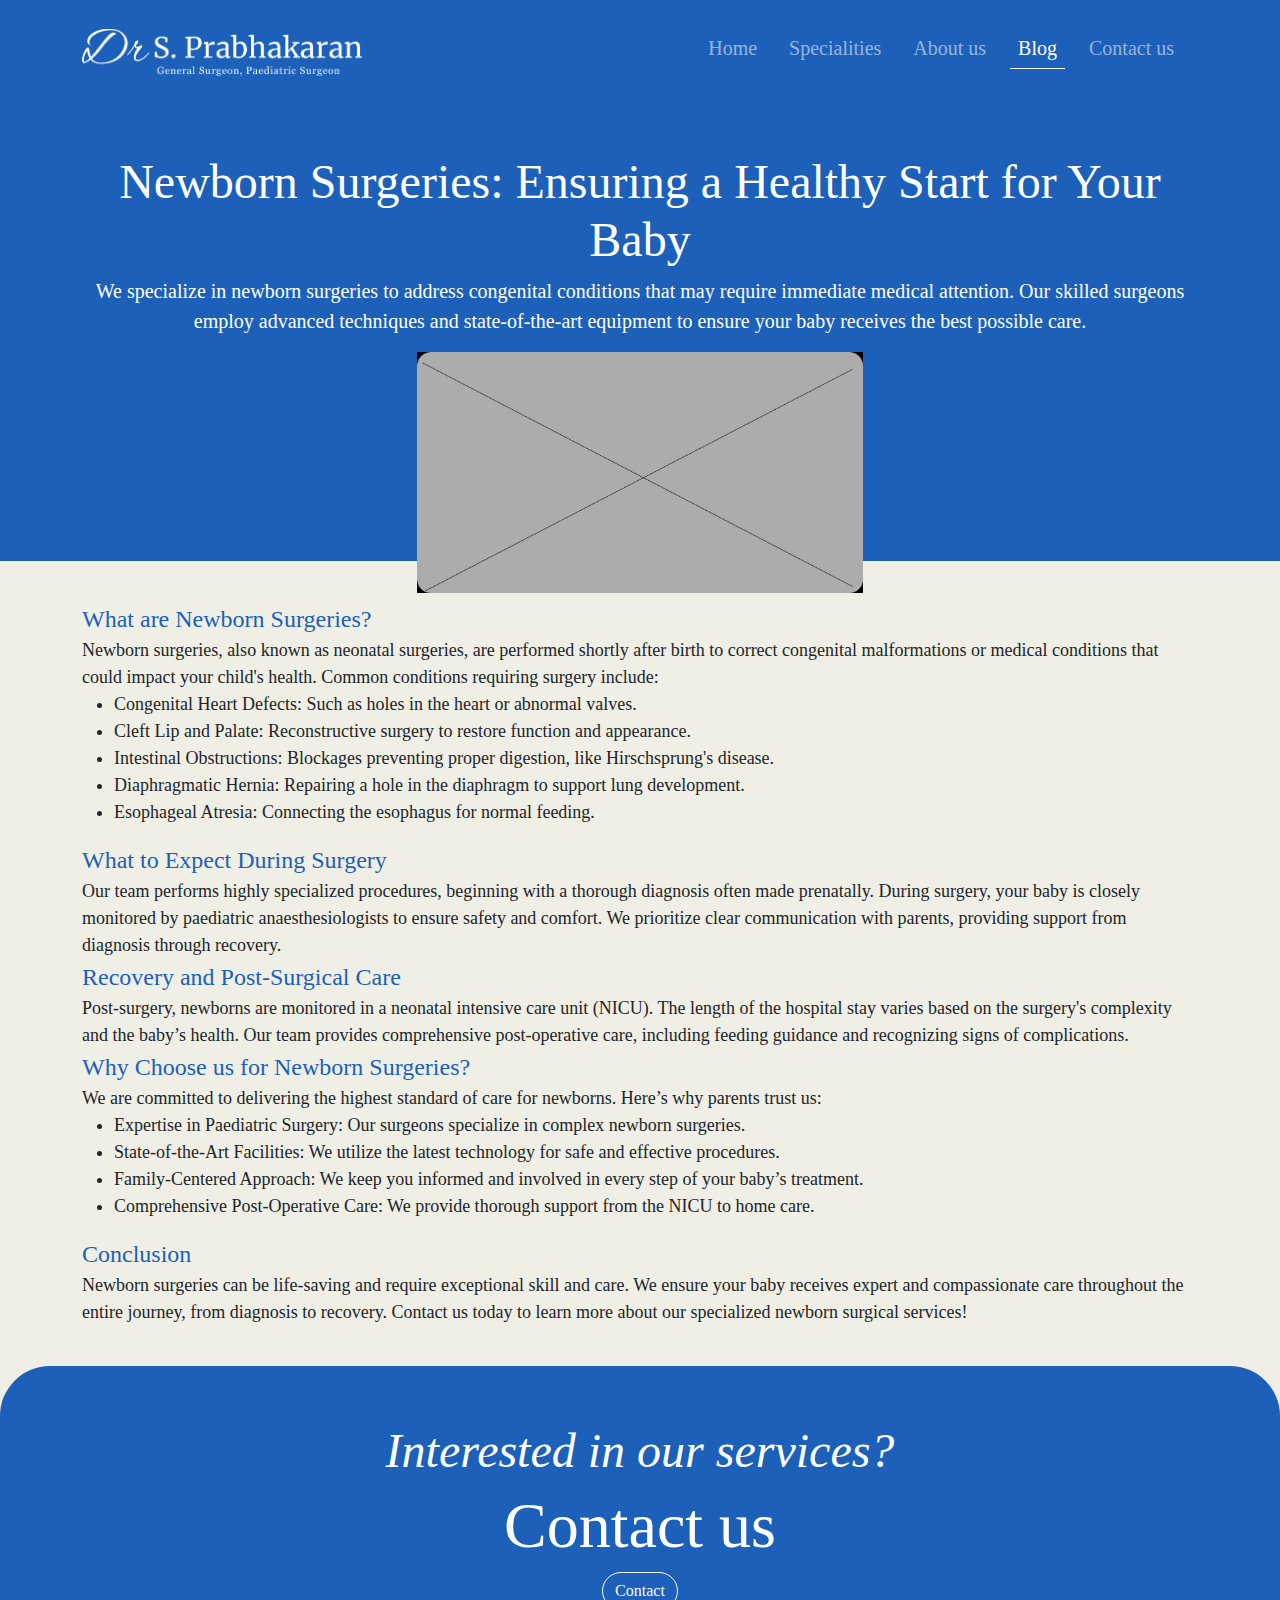
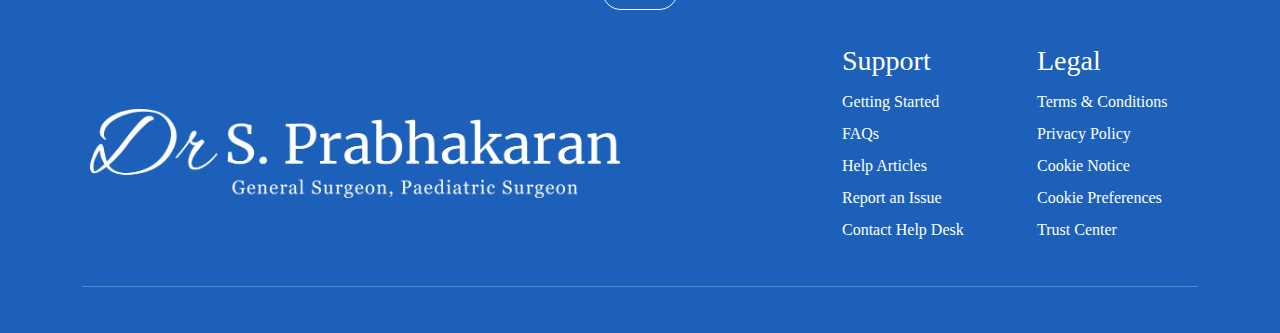
<file: Blogs/Blog-2.html>
<!DOCTYPE html>
<html lang="en">
<head>
    <meta charset="UTF-8">
    <meta name="viewport" content="width=device-width, initial-scale=1.0">
    <title>Dr.Prabhakaran</title>
    <link rel="stylesheet" href="https://cdnjs.cloudflare.com/ajax/libs/font-awesome/6.6.0/css/all.min.css">
    <link rel="stylesheet" href="https://cdn.jsdelivr.net/npm/bootstrap@5.3.0/dist/css/bootstrap.min.css">
    <link rel="stylesheet" href="../style.css">
</head>
<body data-bs-spy="scroll" data-bs-target="header">
      <!-- Header Section -->
      <nav class="navbar navbar-expand-lg navbar-dark py-4" id="header">
        <div class="container">
            <a class="navbar-brand" href="#">
                <img src="../assets/logo_prabha.png" alt="Logo" class="Logo">
            </a>
            <button class="navbar-toggler" type="button" data-bs-toggle="collapse" data-bs-target="#navbarNav"
                aria-controls="navbarNav" aria-expanded="false" aria-label="Toggle navigation">
                <span class="navbar-toggler-icon"></span>
            </button>
            <div class="collapse navbar-collapse justify-content-end" id="navbarNav">
                <ul class="navbar-nav">
                    <li class="nav-item me-3 h5"><a class="nav-link" href="../index.html">Home</a></li>
                    <li class="nav-item me-3 h5"><a class="nav-link " href="../specialities.html">Specialities</a></li>
                    <li class="nav-item me-3 h5"><a class="nav-link" href="../about.html">About us</a></li>
                    <li class="nav-item me-3 h5"><a class="nav-link active" href="Blog.html">Blog</a></li>
                    <li class="nav-item me-3 h5"><a class="nav-link" href="../contact.html">Contact us</a></li>
                </ul>
            </div>
        </div> 
    </nav>
    <!-- speciality Box -->
    <section id="blog-box1" class="bg-blue py-5">
        <div class="container text-center" style="height: 360px;">
                <h3 class="blog-name">Newborn Surgeries: Ensuring a Healthy Start for Your Baby</h3>
                <p  class="blog-intro" style="color: white;">We specialize in newborn surgeries to address congenital conditions that may require immediate medical attention. Our skilled surgeons employ advanced techniques and state-of-the-art equipment to ensure your baby receives the best possible care.</p>
                <img src="../assets/blogmail.jpg" class="img-fluid mail-img" style="width: 40%; background: transparent;">
        </div>
     </section>
     <section id="blog" class="py-3">
        <div class="container my-4">
            <p class="blog-question">
                What are Newborn Surgeries?
            </p>
            <p class="blog-ans">
                Newborn surgeries, also known as neonatal surgeries, are performed shortly after birth to correct congenital malformations or medical conditions that could impact your child's health. 
                Common conditions requiring surgery include:
                 <ul class="blog-list">
                    <li>Congenital Heart Defects: Such as holes in the heart or abnormal valves.</li>
                    <li>Cleft Lip and Palate: Reconstructive surgery to restore function and appearance.</li>
                    <li>Intestinal Obstructions: Blockages preventing proper digestion, like Hirschsprung's disease.</li>
                    <li>Diaphragmatic Hernia: Repairing a hole in the diaphragm to support lung development.</li>
                    <li>Esophageal Atresia: Connecting the esophagus for normal feeding.</li>
                         
                </ul>
            </p>
            <p class="blog-question">What to Expect During Surgery</p>	
            <p class="blog-ans">
                Our team performs highly specialized procedures, beginning with a thorough diagnosis often made prenatally. 
                During surgery, your baby is closely monitored by paediatric anaesthesiologists to ensure safety and comfort. 
                We prioritize clear communication with parents, providing support from diagnosis through recovery.
            </p>
            <p class="blog-question">
                Recovery and Post-Surgical Care
            </p>
            <p class="blog-ans">Post-surgery, newborns are monitored in a neonatal intensive care unit (NICU). 
                The length of the hospital stay varies based on the surgery's complexity and the baby’s health. 
                Our team provides comprehensive post-operative care, including feeding guidance and recognizing signs of complications.
            </p>
            <p class="blog-question">Why Choose us for Newborn Surgeries?</p>
            <p class="blog-ans">
                We are committed to delivering the highest standard of care for newborns. Here’s why parents trust us:
                <ul class="blog-list">
                    <li>Expertise in Paediatric Surgery: Our surgeons specialize in complex newborn surgeries.</li>
                    <li>State-of-the-Art Facilities: We utilize the latest technology for safe and effective procedures.</li>
                    <li>Family-Centered Approach: We keep you informed and involved in every step of your baby’s treatment.</li>
                    <li>Comprehensive Post-Operative Care: We provide thorough support from the NICU to home care.</li>
                </ul>
            </p>
            <p class="blog-question">
                Conclusion
            </p> 
            <p class="blog-ans">
                Newborn surgeries can be life-saving and require exceptional skill and care. 
                We ensure your baby receives expert and compassionate care throughout the entire journey, from diagnosis to recovery. 
                Contact us today to learn more about our specialized newborn surgical services!
            </p>        
                </div>

     </section>
    <!-- Contact Section -->
    <section class="contact-section1 pt-2" id="contact">
        <div class="container text-center mt-5">
            <h2 class="text-white contact-intro" style="font-style: italic; font-size: 48px;">Interested in our services?</h2>
            <h1 class="text-white contact-title" style="font-size: 64px;">Contact us</h1> 
            <button class="btn btn-outline-light" style="border-radius: 20px;">Contact</button>
        </div>
        <footer class="mt-1">
            <div class="container">
                <div class="row align-items-center">
                    <!-- Logo -->
                    <div class="col-md-6 text-center text-md-left mb-3 mb-md-0 ">
                        <img src="../assets/logo_prabha.png" alt="Logo" class="img-fluid logo1 drlogo">
                    </div>
                    <!-- Overall Contact (Contact Content 1 and 2) -->
                    <div class="col-md-6">
                        <div class="overall-contact d-flex row">
                            <div class="col-4 empty"></div>
                            <div class="contact-content1 flex-fill col-4">
                                <h3 class="text-white">Support</h3>
                                <ul class="list-unstyled">
                                    <li><a href="#" class="text-white">Getting Started</a></li>
                                    <li><a href="#" class="text-white">FAQs</a></li>
                                    <li><a href="#" class="text-white">Help Articles</a></li>
                                    <li><a href="#" class="text-white">Report an Issue</a></li>
                                    <li><a href="#" class="text-white">Contact Help Desk</a></li>
                                </ul>
                            </div>
                            <div class="contact-content2 flex-fill col-4">
                                <h3 class="text-white">Legal</h3>
                                <ul class="list-unstyled">
                                    <li><a href="#" class="text-white">Terms & Conditions</a></li>
                                    <li><a href="#" class="text-white">Privacy Policy</a></li>
                                    <li><a href="#" class="text-white">Cookie Notice</a></li>
                                    <li><a href="#" class="text-white">Cookie Preferences</a></li>
                                    <li><a href="#" class="text-white">Trust Center</a></li>
                                </ul>
                            </div>
                        </div>
                    </div>
                </div>
                <div class="mt-4">
                    <hr class="white-line">
                    <div class="social-media1">
                        <!-- <a href="#"><img src="../assets/fb.png" alt="Facebook" class="social-icon1"></a>
                        <a href="#"><img src="../assets/intsa.png" alt="Instagram" class="social-icon1"></a>
                        <a href="#"><img src="../assets/linkedin.png" alt="LinkedIn" class="social-icon1"></a>
                        <a href="#"><img src="../assets/utube.png" alt="YouTube" class="social-icon1"></a> -->
                    </div>
                </div>
            </div>
        </footer>
        </section>
        <script src="../script.js"></script>
        <script src="https://cdn.jsdelivr.net/npm/bootstrap@5.3.0/dist/js/bootstrap.bundle.min.js"></script>
</body>
</html>
</file>
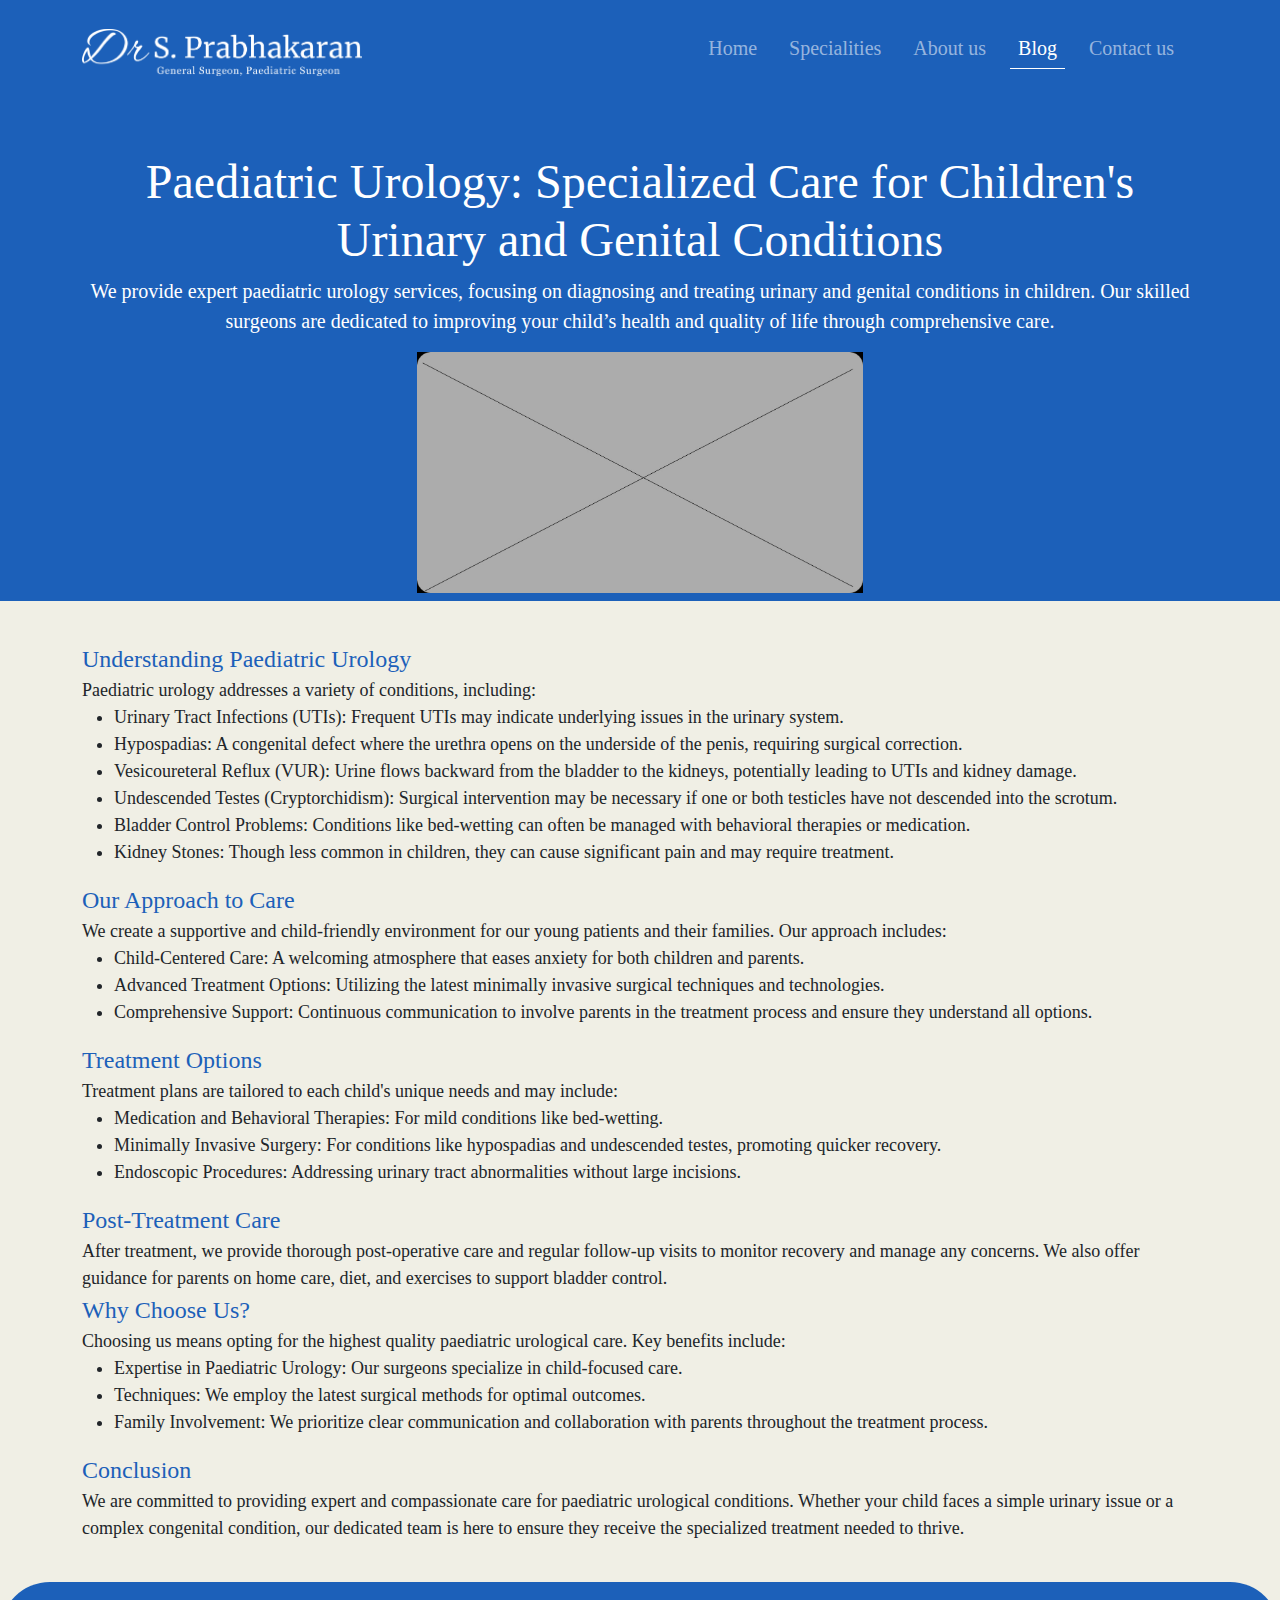
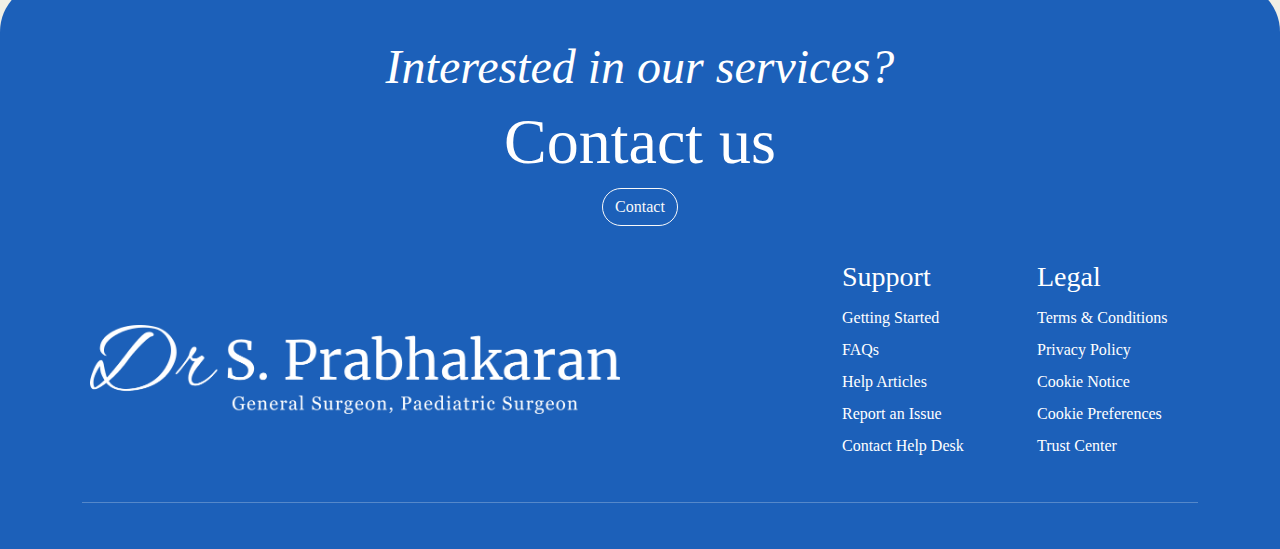
<file: Blogs/Blog-3.html>
<!DOCTYPE html>
<html lang="en">
<head>
    <meta charset="UTF-8">
    <meta name="viewport" content="width=device-width, initial-scale=1.0">
    <title>Dr.Prabhakaran</title>
    <link rel="stylesheet" href="https://cdnjs.cloudflare.com/ajax/libs/font-awesome/6.6.0/css/all.min.css">
    <link rel="stylesheet" href="https://cdn.jsdelivr.net/npm/bootstrap@5.3.0/dist/css/bootstrap.min.css">
    <link rel="stylesheet" href="../style.css">
</head>
<body data-bs-spy="scroll" data-bs-target="header">
      <!-- Header Section -->
      <nav class="navbar navbar-expand-lg navbar-dark py-4" id="header">
        <div class="container">
            <a class="navbar-brand" href="#">
                <img src="../assets/logo_prabha.png" alt="Logo" class="Logo">
            </a>
            <button class="navbar-toggler" type="button" data-bs-toggle="collapse" data-bs-target="#navbarNav"
                aria-controls="navbarNav" aria-expanded="false" aria-label="Toggle navigation">
                <span class="navbar-toggler-icon"></span>
            </button>
            <div class="collapse navbar-collapse justify-content-end" id="navbarNav">
                <ul class="navbar-nav">
                    <li class="nav-item me-3 h5"><a class="nav-link" href="../index.html">Home</a></li>
                    <li class="nav-item me-3 h5"><a class="nav-link " href="../specialities.html">Specialities</a></li>
                    <li class="nav-item me-3 h5"><a class="nav-link" href="../about.html">About us</a></li>
                    <li class="nav-item me-3 h5"><a class="nav-link active" href="Blog.html">Blog</a></li>
                    <li class="nav-item me-3 h5"><a class="nav-link" href="../contact.html">Contact us</a></li>
                </ul>
            </div>
        </div> 
    </nav>
    <!-- speciality Box -->
    <section id="blog-box1" class="bg-blue py-5">
        <div class="container text-center" style="height: 400px;">
                <h3 class="blog-name">Paediatric Urology: Specialized Care for Children's Urinary and Genital Conditions</h3>
                <p  class="blog-intro" style="color: white;">We provide expert paediatric urology services, focusing on diagnosing and treating urinary and genital conditions in children. Our skilled surgeons are dedicated to improving your child’s health and quality of life through comprehensive care.</p>
                <img src="../assets/blogmail.jpg" class="img-fluid mail-img" style="width: 40%; background: transparent;">
        </div>
     </section>
     <section id="blog" class="py-3">
        <div class="container my-4">
            <p class="blog-question">
                Understanding Paediatric Urology
            </p>
            <p class="blog-ans">
                Paediatric urology addresses a variety of conditions, including:
                 <ul class="blog-list">
                     <li>Urinary Tract Infections (UTIs): Frequent UTIs may indicate underlying issues in the urinary system.</li>
                     <li>Hypospadias: A congenital defect where the urethra opens on the underside of the penis, requiring surgical correction.</li>
                     <li>Vesicoureteral Reflux (VUR): Urine flows backward from the bladder to the kidneys, potentially leading to UTIs and kidney damage.</li>
                     <li>Undescended Testes (Cryptorchidism): Surgical intervention may be necessary if one or both testicles have not descended into the scrotum.</li>
                     <li>Bladder Control Problems: Conditions like bed-wetting can often be managed with behavioral therapies or medication.</li>
                     <li>Kidney Stones: Though less common in children, they can cause significant pain and may require treatment.
                     </li>
                </ul>
            </p>
            <p class="blog-question">Our Approach to Care</p>	
            <p class="blog-ans">
                We create a supportive and child-friendly environment for our young patients and their families. Our approach includes:
                <ul class="blog-list">
                    <li>Child-Centered Care: A welcoming atmosphere that eases anxiety for both children and parents.</li>
                    <li>Advanced Treatment Options: Utilizing the latest minimally invasive surgical techniques and technologies.</li>
                    <li>Comprehensive Support: Continuous communication to involve parents in the treatment process and ensure they understand all options.</li>
                </ul>
            </p>
            <p class="blog-question">
                Treatment Options   
            </p>
            <p class="blog-ans">Treatment plans are tailored to each child's unique needs and may include:
                <ul class="blog-list">
                    <li>Medication and Behavioral Therapies: For mild conditions like bed-wetting.</li>
                    <li>Minimally Invasive Surgery: For conditions like hypospadias and undescended testes, promoting quicker recovery.</li>
                    <li>Endoscopic Procedures: Addressing urinary tract abnormalities without large incisions.</li>
                </ul>
            </p>
            <p class="blog-question">
                Post-Treatment Care
            </p> 
            <p class="blog-ans">
                After treatment, we provide thorough post-operative care and regular follow-up visits to monitor recovery and manage any concerns. 
                We also offer guidance for parents on home care, diet, and exercises to support bladder control.
            </p>        
            <p class="blog-question">
                Why Choose Us?
            </p> 
            <p class="blog-ans">
                Choosing us means opting for the highest quality paediatric urological care. Key benefits include:
                <ul class="blog-list">
                    <li>Expertise in Paediatric Urology: Our surgeons specialize in child-focused care.</li>
                    <li>Techniques: We employ the latest surgical methods for optimal outcomes.</li>
                    <li>Family Involvement: We prioritize clear communication and collaboration with parents throughout the treatment process.</li>
                </ul>
            </p> 
            <p class="blog-question">
                Conclusion
            </p>  
            <p class="blog-ans">
                We are committed to providing expert and compassionate care for paediatric urological conditions. 
                Whether your child faces a simple urinary issue or a complex congenital condition, our dedicated team is here to ensure they receive the specialized treatment needed to thrive.
            </p>     
                </div>

     </section>
    <!-- Contact Section -->
    <section class="contact-section1 pt-2" id="contact">
        <div class="container text-center mt-5">
            <h2 class="text-white contact-intro" style="font-style: italic; font-size: 48px;">Interested in our services?</h2>
            <h1 class="text-white contact-title" style="font-size: 64px;">Contact us</h1> 
            <button class="btn btn-outline-light" style="border-radius: 20px;">Contact</button>
        </div>
        <footer class="mt-1">
            <div class="container">
                <div class="row align-items-center">
                    <!-- Logo -->
                    <div class="col-md-6 text-center text-md-left mb-3 mb-md-0 ">
                        <img src="../assets/logo_prabha.png" alt="Logo" class="img-fluid logo1 drlogo">
                    </div>
                    <!-- Overall Contact (Contact Content 1 and 2) -->
                    <div class="col-md-6">
                        <div class="overall-contact d-flex row">
                            <div class="col-4 empty"></div>
                            <div class="contact-content1 flex-fill col-4">
                                <h3 class="text-white">Support</h3>
                                <ul class="list-unstyled">
                                    <li><a href="#" class="text-white">Getting Started</a></li>
                                    <li><a href="#" class="text-white">FAQs</a></li>
                                    <li><a href="#" class="text-white">Help Articles</a></li>
                                    <li><a href="#" class="text-white">Report an Issue</a></li>
                                    <li><a href="#" class="text-white">Contact Help Desk</a></li>
                                </ul>
                            </div>
                            <div class="contact-content2 flex-fill col-4">
                                <h3 class="text-white">Legal</h3>
                                <ul class="list-unstyled">
                                    <li><a href="#" class="text-white">Terms & Conditions</a></li>
                                    <li><a href="#" class="text-white">Privacy Policy</a></li>
                                    <li><a href="#" class="text-white">Cookie Notice</a></li>
                                    <li><a href="#" class="text-white">Cookie Preferences</a></li>
                                    <li><a href="#" class="text-white">Trust Center</a></li>
                                </ul>
                            </div>
                        </div>
                    </div>
                </div>
                <div class="mt-4">
                    <hr class="white-line">
                    <div class="social-media1">
                        <!-- <a href="#"><img src="../assets/fb.png" alt="Facebook" class="social-icon1"></a>
                        <a href="#"><img src="../assets/intsa.png" alt="Instagram" class="social-icon1"></a>
                        <a href="#"><img src="../assets/linkedin.png" alt="LinkedIn" class="social-icon1"></a>
                        <a href="#"><img src="../assets/utube.png" alt="YouTube" class="social-icon1"></a> -->
                    </div>
                </div>
            </div>
        </footer>
        </section>
        <script src="../script.js"></script>
        <script src="https://cdn.jsdelivr.net/npm/bootstrap@5.3.0/dist/js/bootstrap.bundle.min.js"></script>
</body>
</html>
</file>
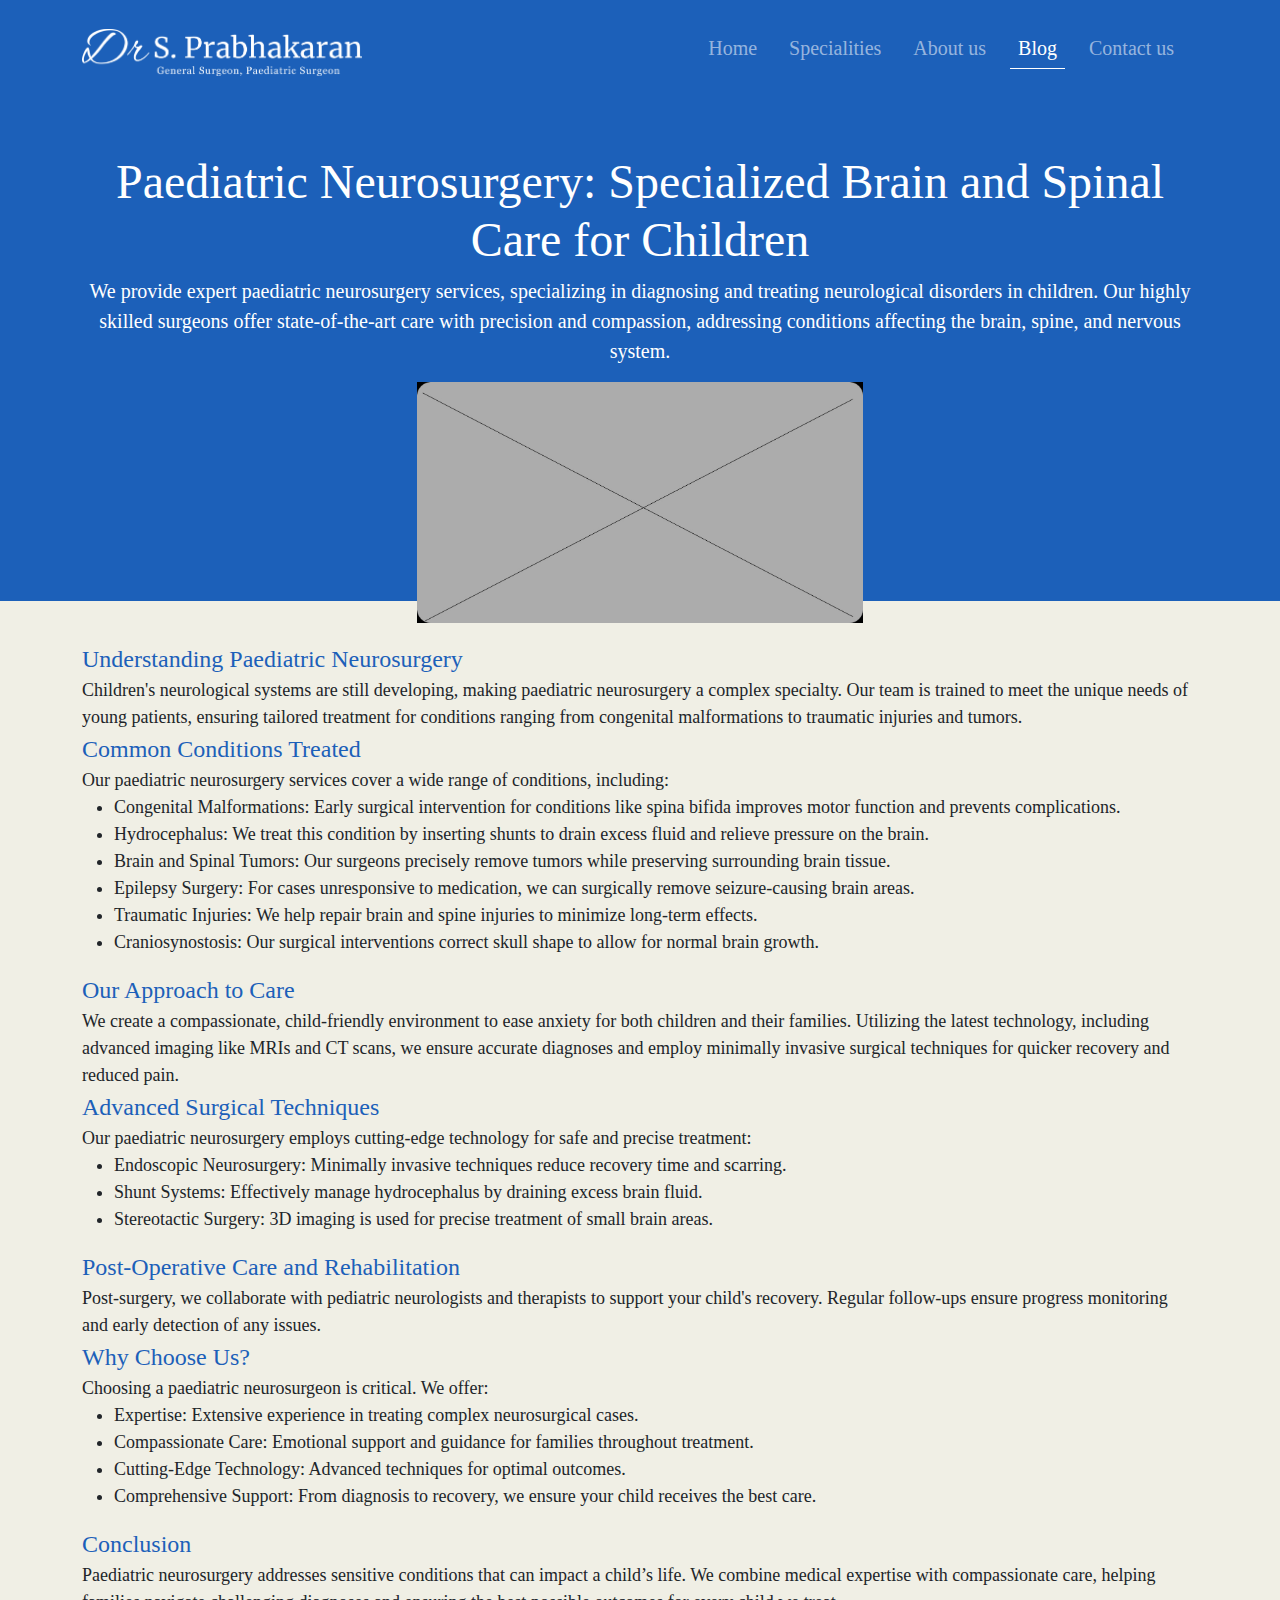
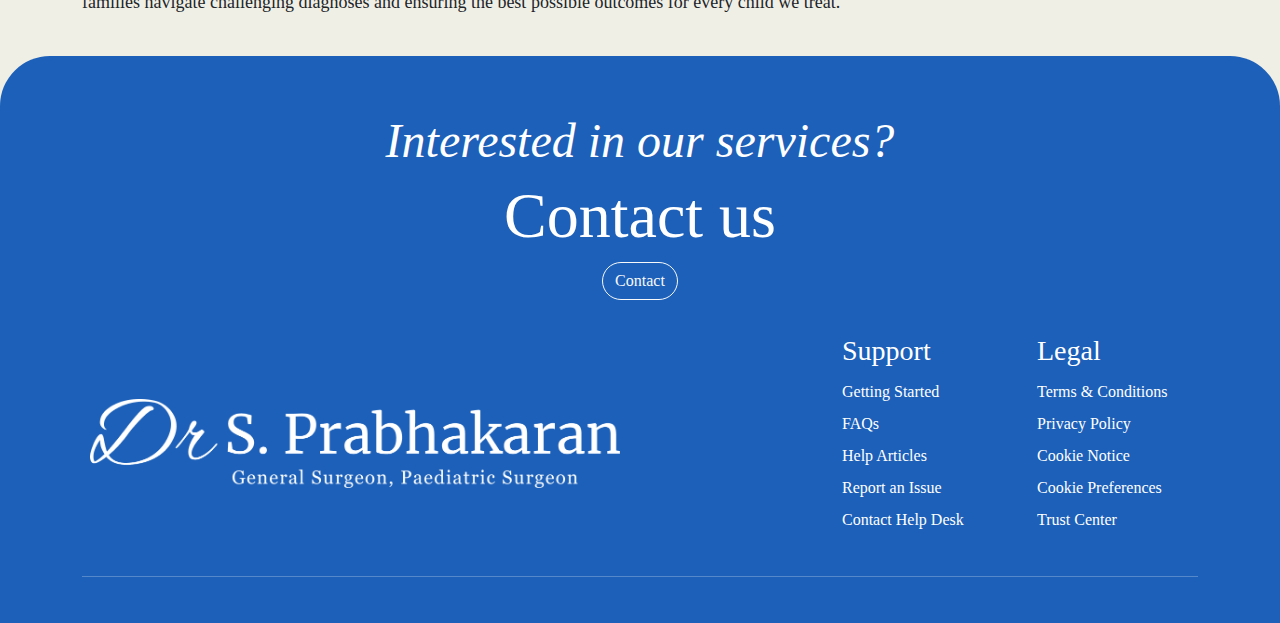
<file: Blogs/Blog-4.html>
<!DOCTYPE html>
<html lang="en">
<head>
    <meta charset="UTF-8">
    <meta name="viewport" content="width=device-width, initial-scale=1.0">
    <title>Dr.Prabhakaran</title>
    <link rel="stylesheet" href="https://cdnjs.cloudflare.com/ajax/libs/font-awesome/6.6.0/css/all.min.css">
    <link rel="stylesheet" href="https://cdn.jsdelivr.net/npm/bootstrap@5.3.0/dist/css/bootstrap.min.css">
    <link rel="stylesheet" href="../style.css">
</head>
<body data-bs-spy="scroll" data-bs-target="header">
      <!-- Header Section -->
      <nav class="navbar navbar-expand-lg navbar-dark py-4" id="header">
        <div class="container">
            <a class="navbar-brand" href="#">
                <img src="../assets/logo_prabha.png" alt="Logo" class="Logo">
            </a>
            <button class="navbar-toggler" type="button" data-bs-toggle="collapse" data-bs-target="#navbarNav"
                aria-controls="navbarNav" aria-expanded="false" aria-label="Toggle navigation">
                <span class="navbar-toggler-icon"></span>
            </button>
            <div class="collapse navbar-collapse justify-content-end" id="navbarNav">
                <ul class="navbar-nav">
                    <li class="nav-item me-3 h5"><a class="nav-link" href="../index.html">Home</a></li>
                    <li class="nav-item me-3 h5"><a class="nav-link " href="../specialities.html">Specialities</a></li>
                    <li class="nav-item me-3 h5"><a class="nav-link" href="../about.html">About us</a></li>
                    <li class="nav-item me-3 h5"><a class="nav-link active" href="Blog.html">Blog</a></li>
                    <li class="nav-item me-3 h5"><a class="nav-link" href="../contact.html">Contact us</a></li>
                </ul>
            </div>
        </div> 
    </nav>
    <!-- speciality Box -->
    <section id="blog-box1" class="bg-blue py-5">
        <div class="container text-center" style="height: 400px;">
                <h3 class="blog-name">Paediatric Neurosurgery: Specialized Brain and Spinal Care for Children</h3>
                <p  class="blog-intro" style="color: white;">We provide expert paediatric neurosurgery services, specializing in diagnosing and treating neurological disorders in children. Our highly skilled surgeons offer state-of-the-art care with precision and compassion, addressing conditions affecting the brain, spine, and nervous system.</p>
                <img src="../assets/blogmail.jpg" class="img-fluid mail-img" style="width: 40%; background: transparent;">
        </div>
     </section>
     <section id="blog" class="py-3">
        <div class="container my-4">
            <p class="blog-question">
                Understanding Paediatric Neurosurgery
            </p>
            <p class="blog-ans">
                Children's neurological systems are still developing, making paediatric neurosurgery a complex specialty. 
                Our team is trained to meet the unique needs of young patients, 
                ensuring tailored treatment for conditions ranging from congenital malformations to traumatic injuries and tumors.
            </p>
            <p class="blog-question">Common Conditions Treated</p>
            <p class="blog-ans">
                Our paediatric neurosurgery services cover a wide range of conditions, including:
                 <ul class="blog-list">
                    <li>    Congenital Malformations: Early surgical intervention for conditions like spina bifida improves motor function and prevents complications.</li>
                    <li>Hydrocephalus: We treat this condition by inserting shunts to drain excess fluid and relieve pressure on the brain.</li>
                    <li>Brain and Spinal Tumors: Our surgeons precisely remove tumors while preserving surrounding brain tissue.</li>
                    <li>Epilepsy Surgery: For cases unresponsive to medication, we can surgically remove seizure-causing brain areas.</li>
                    <li>Traumatic Injuries: We help repair brain and spine injuries to minimize long-term effects.</li>
                    <li>Craniosynostosis: Our surgical interventions correct skull shape to allow for normal brain growth.</li>
                </ul>
            </p>
            <p class="blog-question">Our Approach to Care</p>	
            <p class="blog-ans">
                We create a compassionate, child-friendly environment to ease anxiety for both children and their families. Utilizing the latest technology,
                 including advanced imaging like MRIs and CT scans, 
                we ensure accurate diagnoses and employ minimally invasive surgical techniques for quicker recovery and reduced pain.
            </p>
            <p class="blog-question">
                Advanced Surgical Techniques  
            </p>
            <p class="blog-ans">Our paediatric neurosurgery employs cutting-edge technology for safe and precise treatment:
                <ul class="blog-list">
                    <li>Endoscopic Neurosurgery: Minimally invasive techniques reduce recovery time and scarring.</li>
                    <li>Shunt Systems: Effectively manage hydrocephalus by draining excess brain fluid.</li>
                    <li>Stereotactic Surgery: 3D imaging is used for precise treatment of small brain areas.</li>
                </ul>
            </p>
            <p class="blog-question">
                Post-Operative Care and Rehabilitation
            </p> 
            <p class="blog-ans">
                Post-surgery, we collaborate with pediatric neurologists and therapists to support your child's recovery. Regular follow-ups ensure progress monitoring and early detection of any issues.
            </p>        
            <p class="blog-question">
                Why Choose Us?
            </p> 
            <p class="blog-ans">
                Choosing a paediatric neurosurgeon is critical. We offer:
                <ul class="blog-list">
                    <li>Expertise: Extensive experience in treating complex neurosurgical cases.</li>
                    <li>Compassionate Care: Emotional support and guidance for families throughout treatment.</li>
                    <li>Cutting-Edge Technology: Advanced techniques for optimal outcomes.</li>
                    <li>Comprehensive Support: From diagnosis to recovery, we ensure your child receives the best care.</li>
                </ul>
            </p> 
            <p class="blog-question">
                Conclusion
            </p>  
            <p class="blog-ans">
                Paediatric neurosurgery addresses sensitive conditions that can impact a child’s life.
                 We combine medical expertise with compassionate care, helping families navigate challenging diagnoses
                  and ensuring the best possible outcomes for every child we treat.
            </p>     
                </div>

     </section>
    <!-- Contact Section -->
    <section class="contact-section1 pt-2" id="contact">
        <div class="container text-center mt-5">
            <h2 class="text-white contact-intro" style="font-style: italic; font-size: 48px;">Interested in our services?</h2>
            <h1 class="text-white contact-title" style="font-size: 64px;">Contact us</h1> 
            <button class="btn btn-outline-light" style="border-radius: 20px;">Contact</button>
        </div>
        <footer class="mt-1">
            <div class="container">
                <div class="row align-items-center">
                    <!-- Logo -->
                    <div class="col-md-6 text-center text-md-left mb-3 mb-md-0 ">
                        <img src="../assets/logo_prabha.png" alt="Logo" class="img-fluid logo1 drlogo">
                    </div>
                    <!-- Overall Contact (Contact Content 1 and 2) -->
                    <div class="col-md-6">
                        <div class="overall-contact d-flex row">
                            <div class="col-4 empty"></div>
                            <div class="contact-content1 flex-fill col-4">
                                <h3 class="text-white">Support</h3>
                                <ul class="list-unstyled">
                                    <li><a href="#" class="text-white">Getting Started</a></li>
                                    <li><a href="#" class="text-white">FAQs</a></li>
                                    <li><a href="#" class="text-white">Help Articles</a></li>
                                    <li><a href="#" class="text-white">Report an Issue</a></li>
                                    <li><a href="#" class="text-white">Contact Help Desk</a></li>
                                </ul>
                            </div>
                            <div class="contact-content2 flex-fill col-4">
                                <h3 class="text-white">Legal</h3>
                                <ul class="list-unstyled">
                                    <li><a href="#" class="text-white">Terms & Conditions</a></li>
                                    <li><a href="#" class="text-white">Privacy Policy</a></li>
                                    <li><a href="#" class="text-white">Cookie Notice</a></li>
                                    <li><a href="#" class="text-white">Cookie Preferences</a></li>
                                    <li><a href="#" class="text-white">Trust Center</a></li>
                                </ul>
                            </div>
                        </div>
                    </div>
                </div>
                <div class="mt-4">
                    <hr class="white-line">
                    <div class="social-media1">
                        <!-- <a href="#"><img src="../assets/fb.png" alt="Facebook" class="social-icon1"></a>
                        <a href="#"><img src="../assets/intsa.png" alt="Instagram" class="social-icon1"></a>
                        <a href="#"><img src="../assets/linkedin.png" alt="LinkedIn" class="social-icon1"></a>
                        <a href="#"><img src="../assets/utube.png" alt="YouTube" class="social-icon1"></a> -->
                    </div>
                </div>
            </div>
        </footer>
        </section>
        <script src="../script.js"></script>
        <script src="https://cdn.jsdelivr.net/npm/bootstrap@5.3.0/dist/js/bootstrap.bundle.min.js"></script>
</body>
</html>
</file>
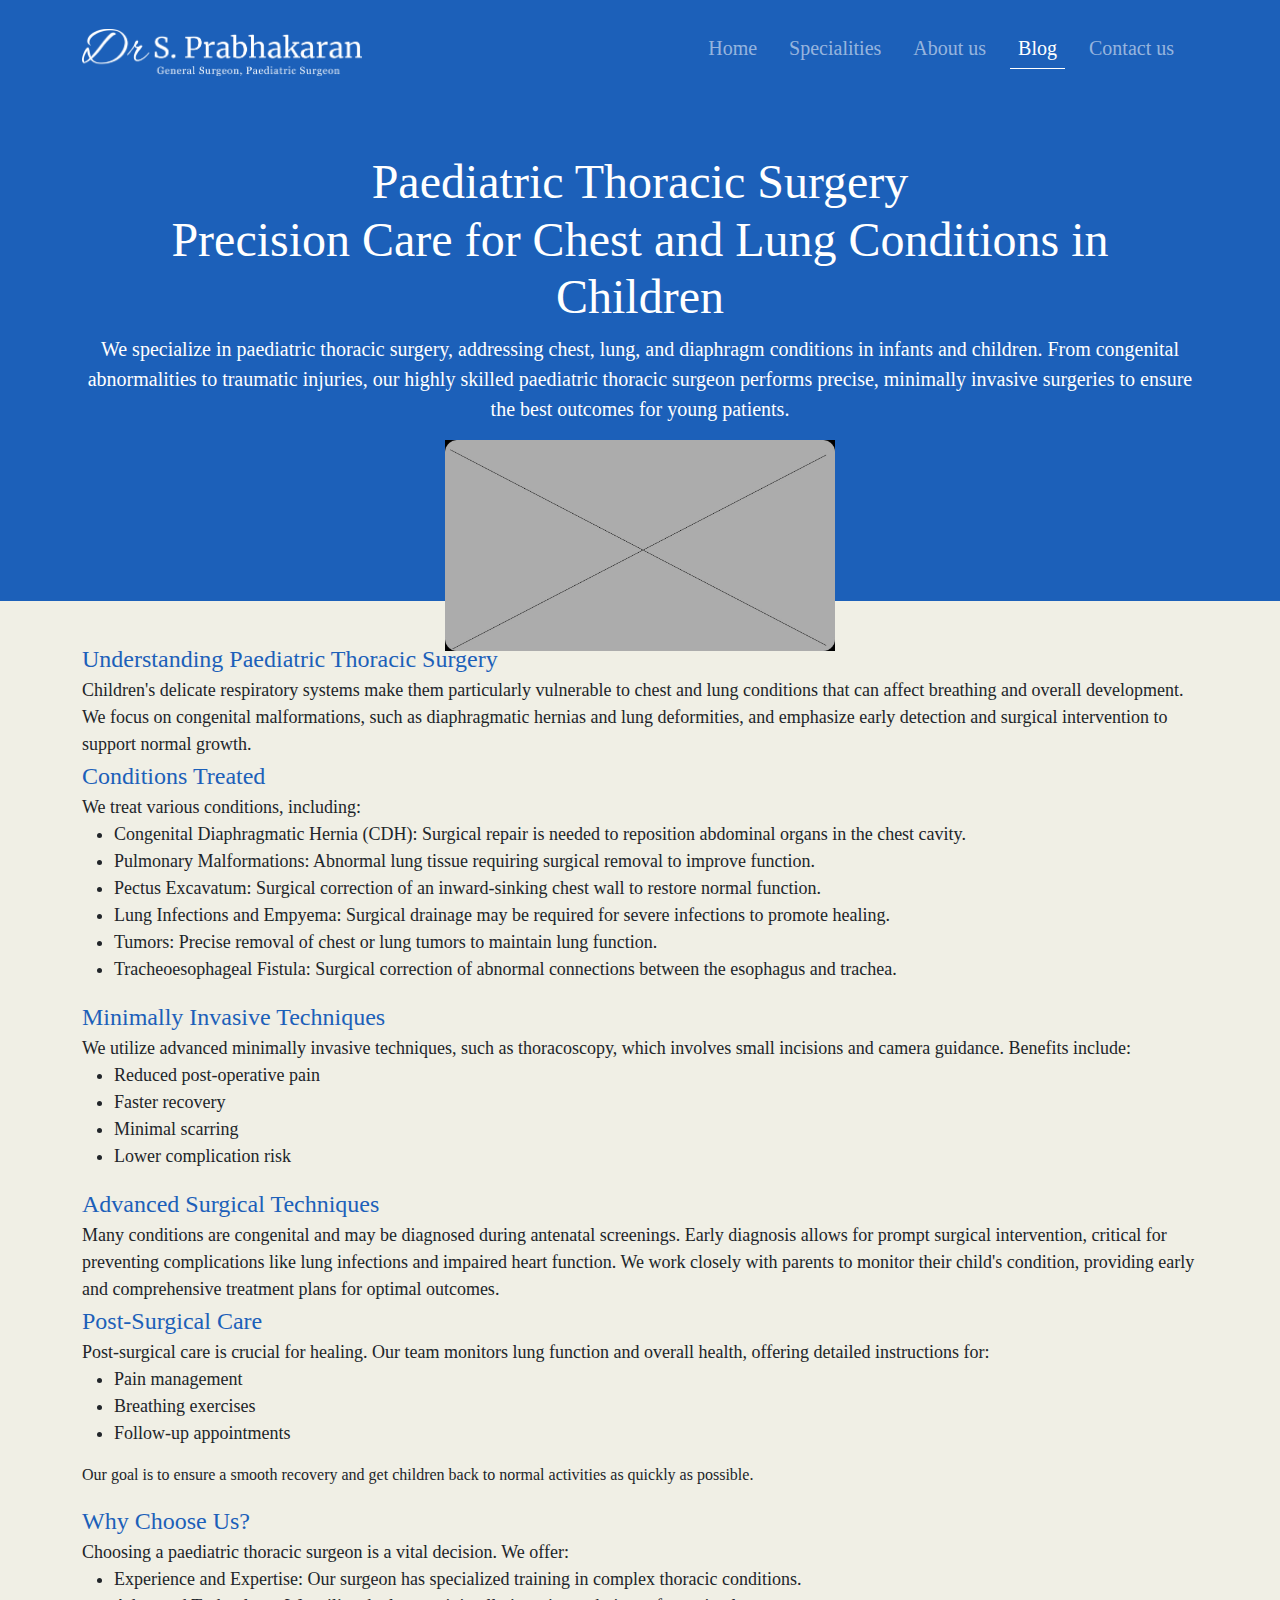
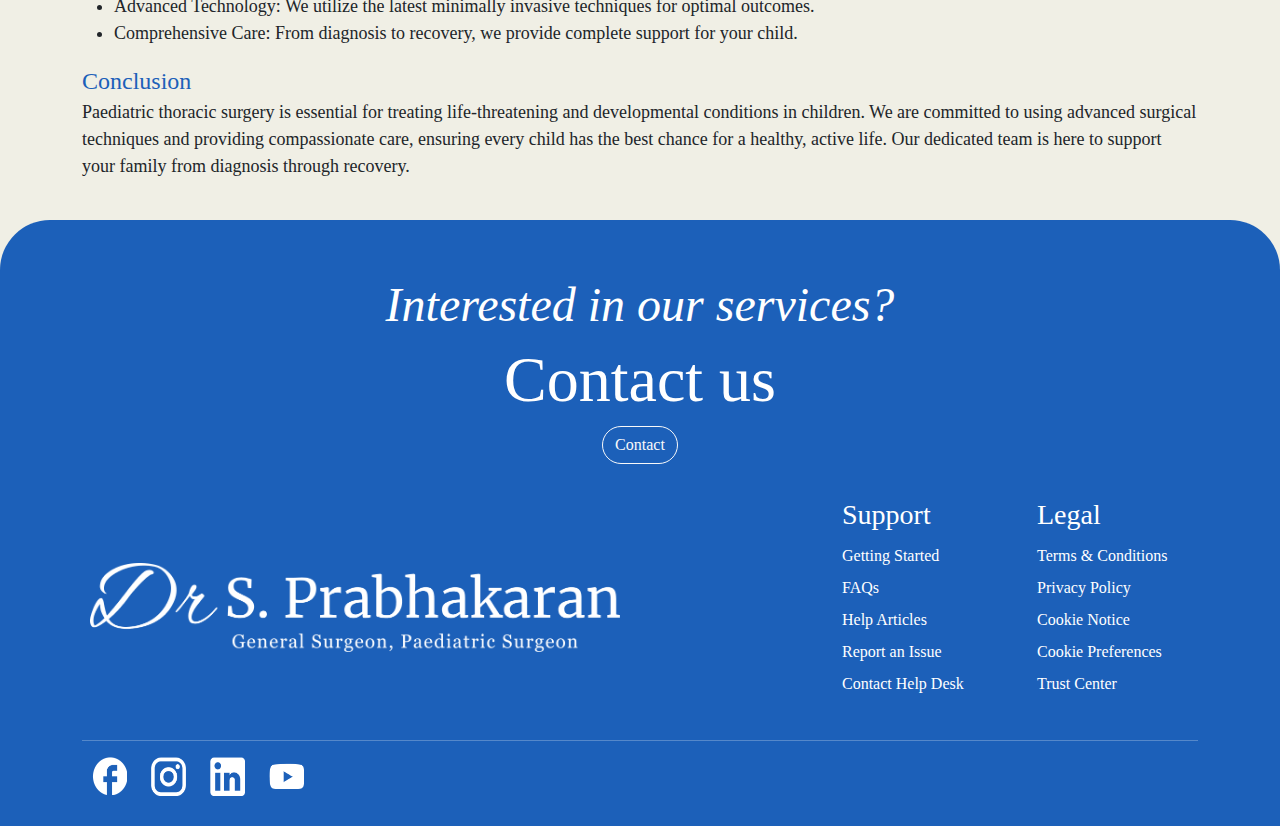
<file: Blogs/Blog-5.html>
<!DOCTYPE html>
<html lang="en">
<head>
    <meta charset="UTF-8">
    <meta name="viewport" content="width=device-width, initial-scale=1.0">
    <title>Dr.Prabhakaran</title>
    <link rel="stylesheet" href="https://cdnjs.cloudflare.com/ajax/libs/font-awesome/6.6.0/css/all.min.css">
    <link rel="stylesheet" href="https://cdn.jsdelivr.net/npm/bootstrap@5.3.0/dist/css/bootstrap.min.css">
    <link rel="stylesheet" href="../style.css">
</head>
<body data-bs-spy="scroll" data-bs-target="header">
      <!-- Header Section -->
      <nav class="navbar navbar-expand-lg navbar-dark py-4" id="header">
        <div class="container">
            <a class="navbar-brand" href="#">
                <img src="../assets/logo_prabha.png" alt="Logo" class="Logo">
            </a>
            <button class="navbar-toggler" type="button" data-bs-toggle="collapse" data-bs-target="#navbarNav"
                aria-controls="navbarNav" aria-expanded="false" aria-label="Toggle navigation">
                <span class="navbar-toggler-icon"></span>
            </button>
            <div class="collapse navbar-collapse justify-content-end" id="navbarNav">
                <ul class="navbar-nav">
                    <li class="nav-item me-3 h5"><a class="nav-link" href="../index.html">Home</a></li>
                    <li class="nav-item me-3 h5"><a class="nav-link " href="../specialities.html">Specialities</a></li>
                    <li class="nav-item me-3 h5"><a class="nav-link" href="../about.html">About us</a></li>
                    <li class="nav-item me-3 h5"><a class="nav-link active" href="Blog.html">Blog</a></li>
                    <li class="nav-item me-3 h5"><a class="nav-link" href="../contact.html">Contact us</a></li>
                </ul>
            </div>
        </div> 
    </nav>
    <!-- speciality Box -->
    <section id="blog-box1" class="bg-blue py-5">
        <div class="container text-center" style="height: 400px;">
                <h3 class="blog-name">Paediatric Thoracic Surgery<br> Precision Care for Chest and Lung Conditions in Children</h3>
                <p  class="blog-intro" style="color: white;">We specialize in paediatric thoracic surgery, addressing chest, lung, and diaphragm conditions in infants and children. From congenital abnormalities to traumatic injuries, our highly skilled paediatric thoracic surgeon performs precise, minimally invasive surgeries to ensure the best outcomes for young patients.</p>
                <img src="../assets/blogmail.jpg" class="img-fluid mail-img" style="width: 35%; background: transparent;">
        </div>
     </section>
     <section id="blog" class="py-3">
        <div class="container my-4">
            <p class="blog-question">
                Understanding Paediatric Thoracic Surgery
            </p>
            <p class="blog-ans">
                Children's delicate respiratory systems make them particularly vulnerable to chest and lung conditions that can affect breathing and overall development. We focus on congenital malformations, such as diaphragmatic hernias and lung deformities, and emphasize early detection and surgical intervention to support normal growth.
            </p>
            <p class="blog-question">Conditions Treated</p>
            <p class="blog-ans">
                We treat various conditions, including:
                 <ul class="blog-list">
                    <li>Congenital Diaphragmatic Hernia (CDH): Surgical repair is needed to reposition abdominal organs in the chest cavity.</li>
                    <li>Pulmonary Malformations: Abnormal lung tissue requiring surgical removal to improve function.</li>
                    <li>Pectus Excavatum: Surgical correction of an inward-sinking chest wall to restore normal function.</li>
                    <li>Lung Infections and Empyema: Surgical drainage may be required for severe infections to promote healing.</li>
                    <li>Tumors: Precise removal of chest or lung tumors to maintain lung function.</li>
                    <li>Tracheoesophageal Fistula: Surgical correction of abnormal connections between the esophagus and trachea.</li>
                </ul>
            </p>
            <p class="blog-question">Minimally Invasive Techniques</p>	
            <p class="blog-ans">
                We utilize advanced minimally invasive techniques, such as thoracoscopy, which involves small incisions and camera guidance. Benefits include:
                <ul class="blog-list">
                    <li>Reduced post-operative pain</li>
                    <li>Faster recovery</li>
                    <li>Minimal scarring</li>
                    <li>Lower complication risk</li>
                </ul>
            </p>
            <p class="blog-question">
                Advanced Surgical Techniques  
            </p>
            <p class="blog-ans">Many conditions are congenital and may be diagnosed during antenatal screenings.
                 Early diagnosis allows for prompt surgical intervention, critical for preventing complications like lung infections and impaired heart function. We work closely with parents to monitor their child's condition, 
                providing early and comprehensive treatment plans for optimal outcomes.
            </p>
            <p class="blog-question">
                Post-Surgical Care
            </p> 
            <p class="blog-ans">
                Post-surgical care is crucial for healing. Our team monitors lung function and overall health, offering detailed instructions for:
                <ul class="blog-list">
                    <li>Pain management</li>
                    <li>Breathing exercises</li>
                    <li>Follow-up appointments</li>
                </ul>
                Our goal is to ensure a smooth recovery and get children back to normal activities as quickly as possible.
            </p>        
            <p class="blog-question">
                Why Choose Us?
            </p> 
            <p class="blog-ans">
                Choosing a paediatric thoracic surgeon is a vital decision. We offer:
                <ul class="blog-list">
                    <li>Experience and Expertise: Our surgeon has specialized training in complex thoracic conditions.</li>
                    <li>Advanced Technology: We utilize the latest minimally invasive techniques for optimal outcomes.</li>
                    <li>Comprehensive Care: From diagnosis to recovery, we provide complete support for your child.</li>
                </ul>
            </p> 
            <p class="blog-question">
                Conclusion
            </p>  
            <p class="blog-ans">
                Paediatric thoracic surgery is essential for treating life-threatening and developmental 
                conditions in children. We are committed to using advanced surgical techniques and providing 
                compassionate care, ensuring every child has the best chance for a healthy, active life. Our dedicated team is here to support your family from diagnosis through recovery.
            </p>     
        </div>

     </section>
    <!-- Contact Section -->
    <section class="contact-section1 pt-2" id="contact">
        <div class="container text-center mt-5">
            <h2 class="text-white contact-intro" style="font-style: italic; font-size: 48px;">Interested in our services?</h2>
            <h1 class="text-white contact-title" style="font-size: 64px;">Contact us</h1> 
            <button class="btn btn-outline-light" style="border-radius: 20px;">Contact</button>
        </div>
        <footer class="mt-1">
            <div class="container">
                <div class="row align-items-center">
                    <!-- Logo -->
                    <div class="col-md-6 text-center text-md-left mb-3 mb-md-0 ">
                        <img src="../assets/logo_prabha.png" alt="Logo" class="img-fluid logo1 drlogo">
                    </div>
                    <!-- Overall Contact (Contact Content 1 and 2) -->
                    <div class="col-md-6">
                        <div class="overall-contact d-flex row">
                            <div class="col-4 empty"></div>
                            <div class="contact-content1 flex-fill col-4">
                                <h3 class="text-white">Support</h3>
                                <ul class="list-unstyled">
                                    <li><a href="#" class="text-white">Getting Started</a></li>
                                    <li><a href="#" class="text-white">FAQs</a></li>
                                    <li><a href="#" class="text-white">Help Articles</a></li>
                                    <li><a href="#" class="text-white">Report an Issue</a></li>
                                    <li><a href="#" class="text-white">Contact Help Desk</a></li>
                                </ul>
                            </div>
                            <div class="contact-content2 flex-fill col-4">
                                <h3 class="text-white">Legal</h3>
                                <ul class="list-unstyled">
                                    <li><a href="#" class="text-white">Terms & Conditions</a></li>
                                    <li><a href="#" class="text-white">Privacy Policy</a></li>
                                    <li><a href="#" class="text-white">Cookie Notice</a></li>
                                    <li><a href="#" class="text-white">Cookie Preferences</a></li>
                                    <li><a href="#" class="text-white">Trust Center</a></li>
                                </ul>
                            </div>
                        </div>
                    </div>
                </div>
                <div class="mt-4">
                    <hr class="white-line">
                    <div class="social-media1">
                        <a href="#"><img src="../assets/fb.png" alt="Facebook" class="social-icon1"></a>
                        <a href="#"><img src="../assets/intsa.png" alt="Instagram" class="social-icon1"></a>
                        <a href="#"><img src="../assets/linkedin.png" alt="LinkedIn" class="social-icon1"></a>
                        <a href="#"><img src="../assets/utube.png" alt="YouTube" class="social-icon1"></a>
                    </div>
                </div>
            </div>
        </footer>
        </section>
        <script src="../script.js"></script>
        <script src="https://cdn.jsdelivr.net/npm/bootstrap@5.3.0/dist/js/bootstrap.bundle.min.js"></script>
</body>
</html>
</file>
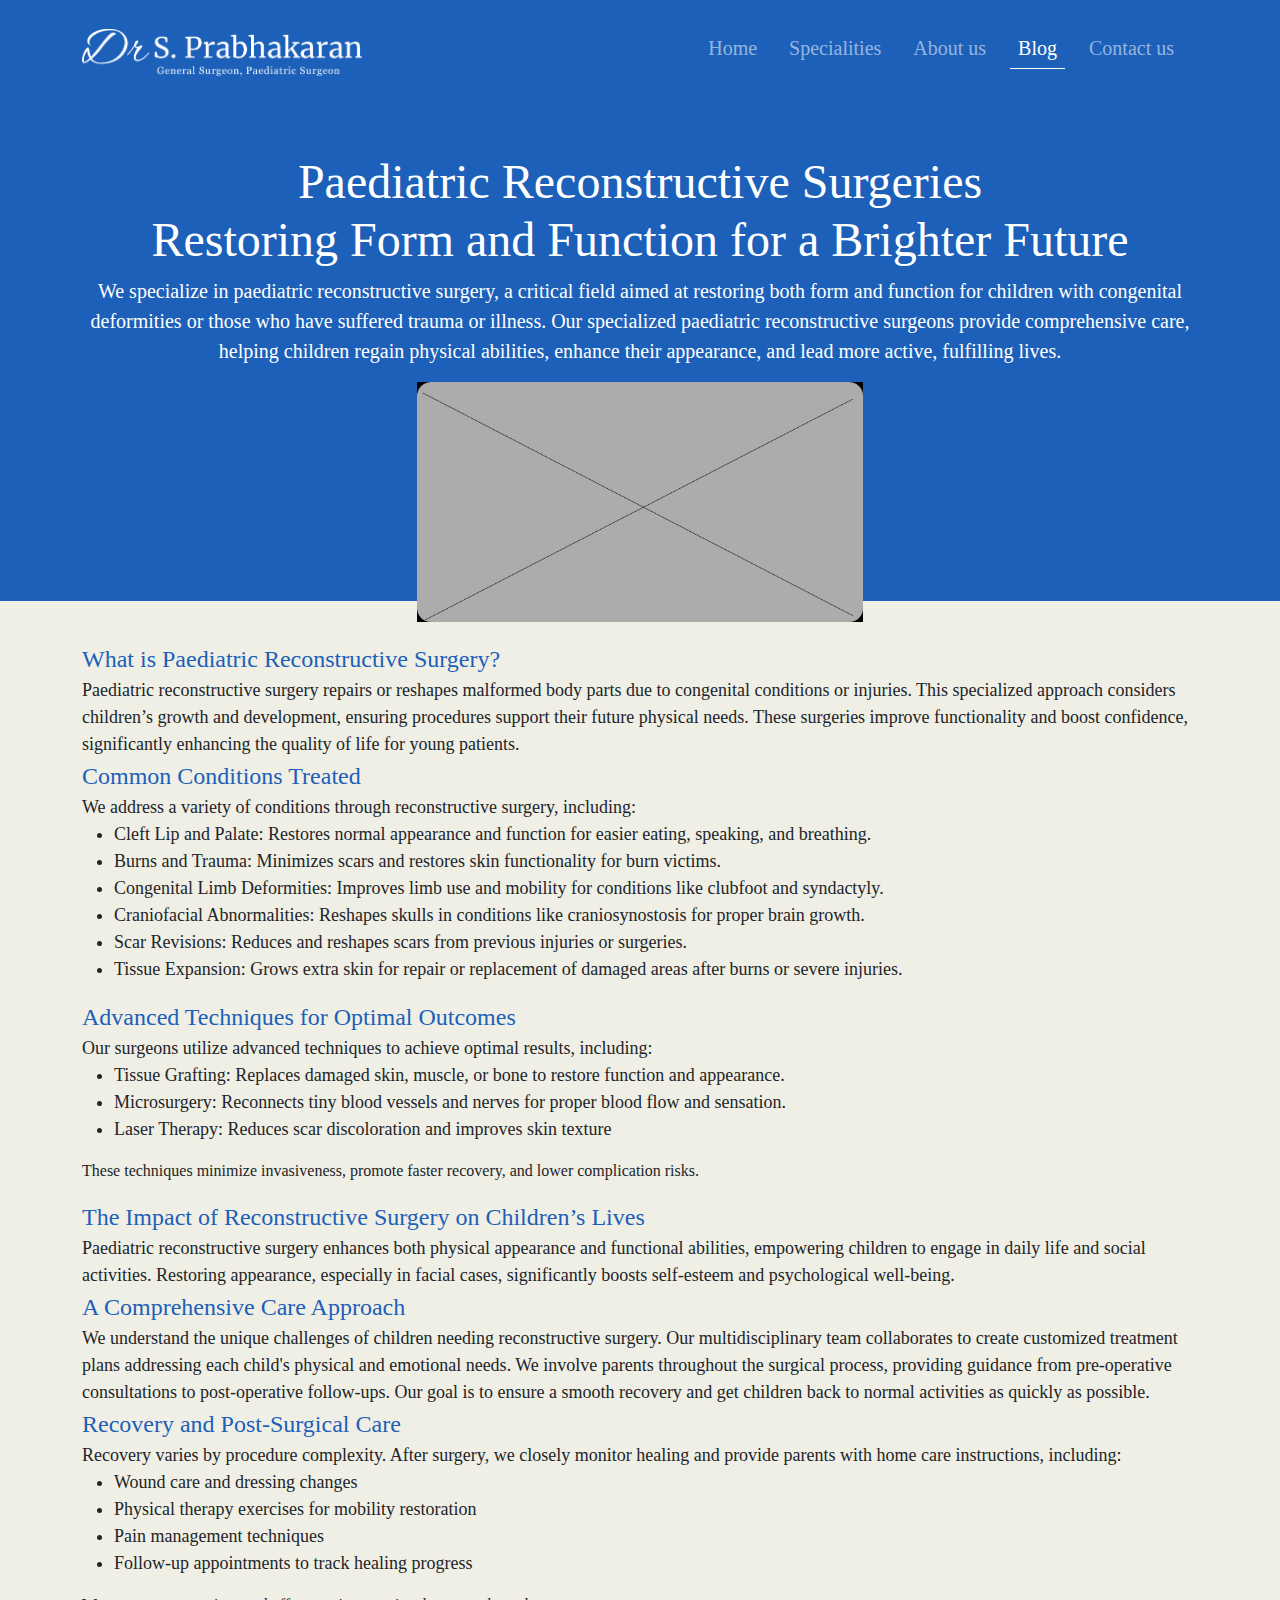
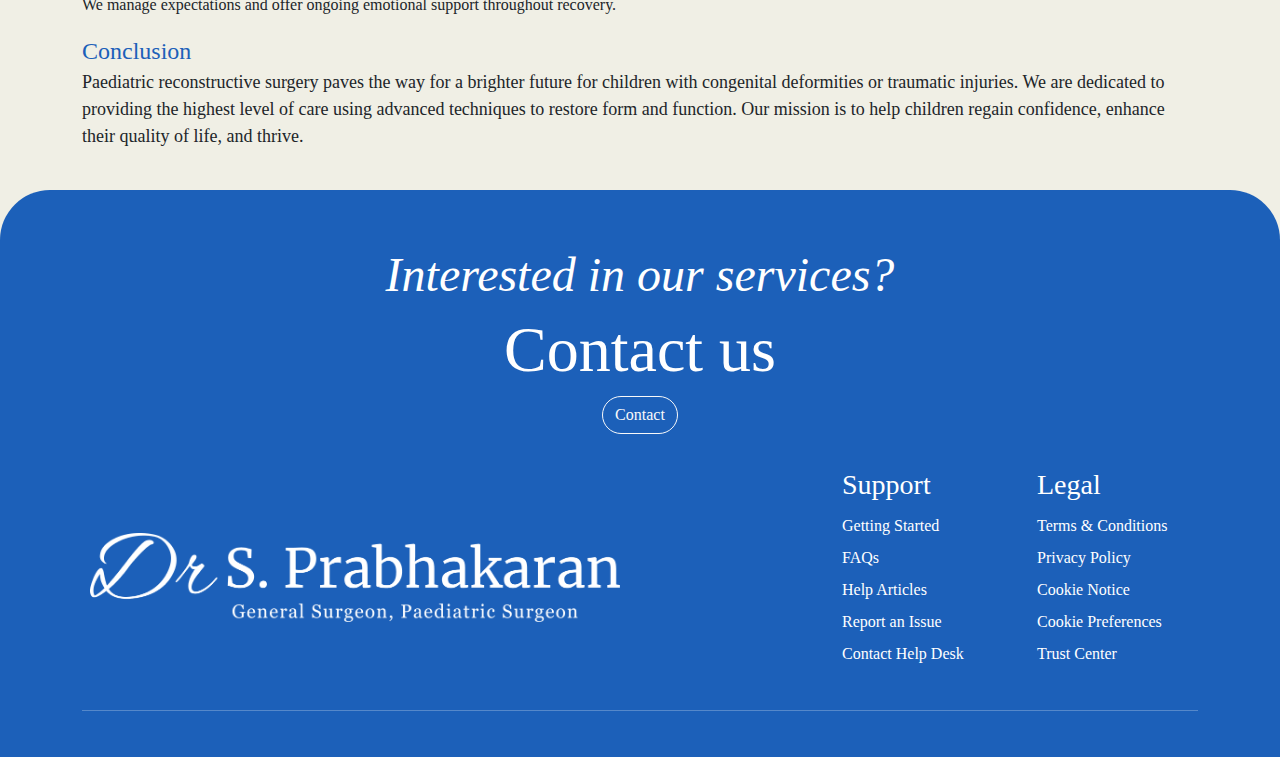
<file: Blogs/Blog-6.html>
<!DOCTYPE html>
<html lang="en">
<head>
    <meta charset="UTF-8">
    <meta name="viewport" content="width=device-width, initial-scale=1.0">
    <title>Dr.Prabhakaran</title>
    <link rel="stylesheet" href="https://cdnjs.cloudflare.com/ajax/libs/font-awesome/6.6.0/css/all.min.css">
    <link rel="stylesheet" href="https://cdn.jsdelivr.net/npm/bootstrap@5.3.0/dist/css/bootstrap.min.css">
    <link rel="stylesheet" href="../style.css">
</head>
<body data-bs-spy="scroll" data-bs-target="header">
      <!-- Header Section -->
      <nav class="navbar navbar-expand-lg navbar-dark py-4" id="header">
        <div class="container">
            <a class="navbar-brand" href="#">
                <img src="../assets/logo_prabha.png" alt="Logo" class="Logo">
            </a>
            <button class="navbar-toggler" type="button" data-bs-toggle="collapse" data-bs-target="#navbarNav"
                aria-controls="navbarNav" aria-expanded="false" aria-label="Toggle navigation">
                <span class="navbar-toggler-icon"></span>
            </button>
            <div class="collapse navbar-collapse justify-content-end" id="navbarNav">
                <ul class="navbar-nav">
                    <li class="nav-item me-3 h5"><a class="nav-link" href="../index.html">Home</a></li>
                    <li class="nav-item me-3 h5"><a class="nav-link " href="../specialities.html">Specialities</a></li>
                    <li class="nav-item me-3 h5"><a class="nav-link" href="../about.html">About us</a></li>
                    <li class="nav-item me-3 h5"><a class="nav-link active" href="Blog.html">Blog</a></li>
                    <li class="nav-item me-3 h5"><a class="nav-link" href="../contact.html">Contact us</a></li>
                </ul>
            </div>
        </div> 
    </nav>
    <!-- speciality Box -->
    <section id="blog-box1" class="bg-blue py-5">
        <div class="container text-center" style="height: 400px;">
                <h3 class="blog-name">Paediatric Reconstructive Surgeries<br> Restoring Form and Function for a Brighter Future</h3>
                <p  class="blog-intro" style="color: white;">We specialize in paediatric reconstructive surgery, a critical field aimed at restoring both form and function for children with congenital deformities or those who have suffered trauma or illness. Our specialized paediatric reconstructive surgeons provide comprehensive care, helping children regain physical abilities, enhance their appearance, and lead more active, fulfilling lives.</p>
                <img src="../assets/blogmail.jpg" class="img-fluid mail-img mail-img" style="width: 40%; height: 60%; background: transparent;">
        </div>
     </section>
     <section id="blog" class="py-3">
        <div class="container my-4">
            <p class="blog-question">
                What is Paediatric Reconstructive Surgery?
            </p>
            <p class="blog-ans">
                Paediatric reconstructive surgery repairs or reshapes malformed body parts due to congenital conditions or injuries. This specialized approach considers children’s growth and development, ensuring procedures support their future physical needs. These surgeries improve functionality and boost confidence, significantly enhancing the quality of life for young patients.
            </p>
            <p class="blog-question">Common Conditions Treated</p>
            <p class="blog-ans">
                We address a variety of conditions through reconstructive surgery, including:
                 <ul class="blog-list">
                    <li>Cleft Lip and Palate: Restores normal appearance and function for easier eating, speaking, and breathing.</li>
                    <li>Burns and Trauma: Minimizes scars and restores skin functionality for burn victims.</li>
                    <li>Congenital Limb Deformities: Improves limb use and mobility for conditions like clubfoot and syndactyly.</li>
                    <li>Craniofacial Abnormalities: Reshapes skulls in conditions like craniosynostosis for proper brain growth.</li>
                    <li>Scar Revisions: Reduces and reshapes scars from previous injuries or surgeries.</li>
                    <li>Tissue Expansion: Grows extra skin for repair or replacement of damaged areas after burns or severe injuries.</li>
                </ul>
               
            </p>
            <p class="blog-question">Advanced Techniques for Optimal Outcomes</p>	
            <p class="blog-ans">
                Our surgeons utilize advanced techniques to achieve optimal results, including:
                <ul class="blog-list">
                    <li>Tissue Grafting: Replaces damaged skin, muscle, or bone to restore function and appearance.</li>
                    <li>Microsurgery: Reconnects tiny blood vessels and nerves for proper blood flow and sensation.</li>
                    <li>Laser Therapy: Reduces scar discoloration and improves skin texture</li>
                </ul>
                These techniques minimize invasiveness, promote faster recovery, and lower complication risks.
            </p>
            <p class="blog-question">
                The Impact of Reconstructive Surgery on Children’s Lives
            </p>
            <p class="blog-ans">Paediatric reconstructive surgery enhances both physical appearance and functional 
                abilities, empowering children to engage in daily life and social activities. Restoring appearance, especially in facial cases, 
                significantly boosts self-esteem and psychological well-being.
            </p>
            <p class="blog-question">
                A Comprehensive Care Approach
            </p> 
            <p class="blog-ans">
                We understand the unique challenges of children needing reconstructive surgery. Our multidisciplinary team collaborates to create customized treatment plans addressing each child's physical and emotional needs. We involve parents throughout the surgical process, 
                providing guidance from pre-operative consultations to post-operative follow-ups.
                Our goal is to ensure a smooth recovery and get children back to normal activities as quickly as possible.
            </p>        
            <p class="blog-question">
                Recovery and Post-Surgical Care
            </p> 
            <p class="blog-ans">
                Recovery varies by procedure complexity. After surgery, we closely monitor healing and provide parents with home care instructions, including:
                <ul class="blog-list">
                    <li>Wound care and dressing changes</li>
                    <li>Physical therapy exercises for mobility restoration</li>
                    <li>Pain management techniques</li>
                    <li>Follow-up appointments to track healing progress</li>
                </ul>
                We manage expectations and offer ongoing emotional support throughout recovery.
            </p> 
            <p class="blog-question">
                Conclusion
            </p>  
            <p class="blog-ans">
                Paediatric reconstructive surgery paves the way for a brighter future for children with congenital
                 deformities or traumatic injuries. We are dedicated to providing the highest level of care using advanced techniques to restore form and function. 
                Our mission is to help children regain confidence, enhance their quality of life, and thrive.
            </p>     
        </div>

     </section>
    <!-- Contact Section -->
    <section class="contact-section1 pt-2" id="contact">
        <div class="container text-center mt-5">
            <h2 class="text-white contact-intro" style="font-style: italic; font-size: 48px;">Interested in our services?</h2>
            <h1 class="text-white contact-title" style="font-size: 64px;">Contact us</h1> 
            <button class="btn btn-outline-light" style="border-radius: 20px;">Contact</button>
        </div>
        <footer class="mt-1">
            <div class="container">
                <div class="row align-items-center">
                    <!-- Logo -->
                    <div class="col-md-6 text-center text-md-left mb-3 mb-md-0 ">
                        <img src="../assets/logo_prabha.png" alt="Logo" class="img-fluid logo1 drlogo">
                    </div>
                    <!-- Overall Contact (Contact Content 1 and 2) -->
                    <div class="col-md-6">
                        <div class="overall-contact d-flex row">
                            <div class="col-4 empty"></div>
                            <div class="contact-content1 flex-fill col-4">
                                <h3 class="text-white">Support</h3>
                                <ul class="list-unstyled">
                                    <li><a href="#" class="text-white">Getting Started</a></li>
                                    <li><a href="#" class="text-white">FAQs</a></li>
                                    <li><a href="#" class="text-white">Help Articles</a></li>
                                    <li><a href="#" class="text-white">Report an Issue</a></li>
                                    <li><a href="#" class="text-white">Contact Help Desk</a></li>
                                </ul>
                            </div>
                            <div class="contact-content2 flex-fill col-4">
                                <h3 class="text-white">Legal</h3>
                                <ul class="list-unstyled">
                                    <li><a href="#" class="text-white">Terms & Conditions</a></li>
                                    <li><a href="#" class="text-white">Privacy Policy</a></li>
                                    <li><a href="#" class="text-white">Cookie Notice</a></li>
                                    <li><a href="#" class="text-white">Cookie Preferences</a></li>
                                    <li><a href="#" class="text-white">Trust Center</a></li>
                                </ul>
                            </div>
                        </div>
                    </div>
                </div>
                <div class="mt-4">
                    <hr class="white-line">
                    <div class="social-media1">
                        <!-- <a href="#"><img src="../assets/fb.png" alt="Facebook" class="social-icon1"></a>
                        <a href="#"><img src="../assets/intsa.png" alt="Instagram" class="social-icon1"></a>
                        <a href="#"><img src="../assets/linkedin.png" alt="LinkedIn" class="social-icon1"></a>
                        <a href="#"><img src="../assets/utube.png" alt="YouTube" class="social-icon1"></a> -->
                    </div>
                </div>
            </div>
        </footer>
        </section>
        <script src="../script.js"></script>
        <script src="https://cdn.jsdelivr.net/npm/bootstrap@5.3.0/dist/js/bootstrap.bundle.min.js"></script>
</body>
</html>
</file>
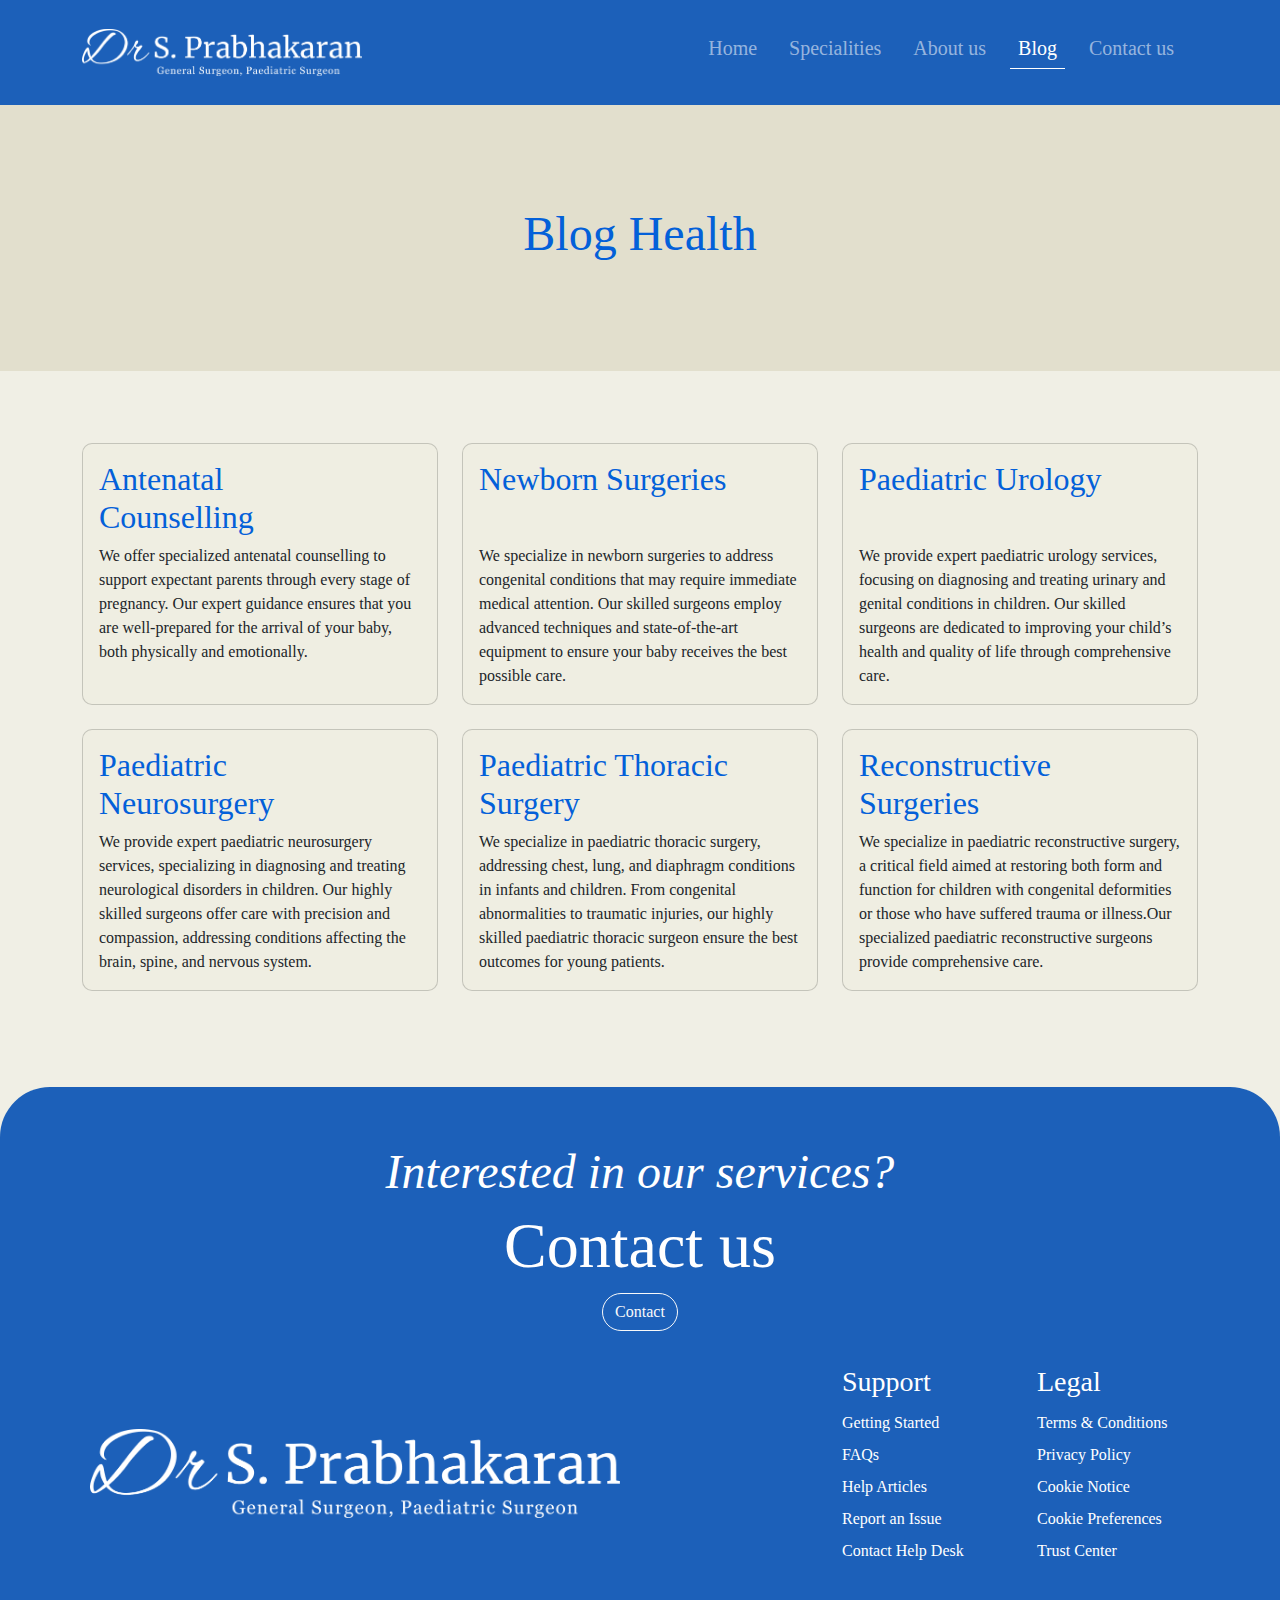
<file: Blogs/Blog.html>
<!DOCTYPE html>
<html lang="en">
<head>
    <meta charset="UTF-8">
    <meta name="viewport" content="width=device-width, initial-scale=1.0">
    <title>Dr.Prabhakaran</title>
    <link rel="stylesheet" href="https://cdnjs.cloudflare.com/ajax/libs/font-awesome/6.6.0/css/all.min.css">
    <link rel="stylesheet" href="https://cdn.jsdelivr.net/npm/bootstrap@5.3.0/dist/css/bootstrap.min.css">
    <link rel="stylesheet" href="../style.css">
    <style>
      /* Removing the default link styling */
      a.card-link {
        text-decoration: none;
        color: inherit;
      }
    </style>
</head>
<body data-bs-spy="scroll" data-bs-target="header">
      <!-- Header Section -->
      <nav class="navbar navbar-expand-lg navbar-dark py-4" id="header">
        <div class="container">
            <a class="navbar-brand" href="#">
                <img src="../assets/logo_prabha.png" alt="Logo" class="Logo">
            </a>
            <button class="navbar-toggler" type="button" data-bs-toggle="collapse" data-bs-target="#navbarNav"
                aria-controls="navbarNav" aria-expanded="false" aria-label="Toggle navigation">
                <span class="navbar-toggler-icon"></span>
            </button>
            <div class="collapse navbar-collapse justify-content-end" id="navbarNav">
                <ul class="navbar-nav">
                    <li class="nav-item me-3 h5"><a class="nav-link" href="../index.html">Home</a></li>
                    <li class="nav-item me-3 h5"><a class="nav-link " href="../specialities.html">Specialities</a></li>
                    <li class="nav-item me-3 h5"><a class="nav-link" href="../about.html">About us</a></li>
                    <li class="nav-item me-3 h5"><a class="nav-link active" href="Blog.html">Blog</a></li>
                    <li class="nav-item me-3 h5"><a class="nav-link" href="../contact.html">Contact us</a></li>
                </ul>
            </div>
        </div> 
    </nav>
    <!-- speciality Box -->
    <section  id="speciality-box1">
        <div class="container speciality-info text-center">
                <h3 class="speciality-name">Blog Health</h3>
        </div>
     </section>
     <section id="blog" class="py-5">
        <div class="container my-4">
            <div class="row">
        
              <!-- Card 1 -->
             
                 <div class="col-lg-4 col-md-6 mb-4">
                  <a href="Blog-1.html" class="card-link">
                   <div class="card h-100">
                     <div class="card-body">
                       <h5 class="card-title textcolor">Antenatal Counselling</h5>
                       <p class="card-text mt-4">We offer specialized antenatal counselling to support expectant parents through every stage of pregnancy. Our expert guidance ensures that you are well-prepared for the arrival of your baby, both physically and emotionally.</p>
                      </div>
                    </div>
                  </a>
                  </div>
                
        
              <!-- Card 2 -->
              <div class="col-lg-4 col-md-6 mb-4">
                <a href="Blog-2.html" class="card-link">
                <div class="card h-100">
                  <div class="card-body">
                    <h5 class="card-title textcolor">Newborn Surgeries</h5>
                    <p class="card-text mt-4">We specialize in newborn surgeries to address congenital conditions that may require immediate medical attention. Our skilled surgeons employ advanced techniques and state-of-the-art equipment to ensure your baby receives the best possible care.</p>
                  </div>
                </div>
              </a>
              </div>
        
              <!-- Card 3 -->
              <div class="col-lg-4 col-md-6 mb-4">
                <a href="Blog-3.html" class="card-link">
                <div class="card h-100">
                  <div class="card-body">
                    <h5 class="card-title textcolor">Paediatric Urology</h5>
                    <p class="card-text mt-4">We provide expert paediatric urology services, focusing on diagnosing and treating urinary and genital conditions in children. Our skilled surgeons are dedicated to improving your child’s health and quality of life through comprehensive care.</p>
                  </div>
                </div>
                </a>
              </div>
        
              <!-- Card 4 -->
              <div class="col-lg-4 col-md-6 mb-4">
                <a href="Blog-4.html" class="card-link">
                <div class="card h-100">
                  <div class="card-body">
                    <h5 class="card-title textcolor">Paediatric Neurosurgery</h5>
                    <p class="card-text mt-4">We provide expert paediatric neurosurgery services, specializing in diagnosing and treating neurological disorders in children. Our highly skilled surgeons offer care with precision and compassion, addressing conditions affecting the brain, spine, and nervous system.</p>
                  </div>
                </div>
                </a>
              </div>
        
              <!-- Card 5 -->
              <div class="col-lg-4 col-md-6 mb-4">
                <a href="Blog-5.html" class="card-link">
                <div class="card h-100">
                  <div class="card-body">
                    <h5 class="card-title textcolor">Paediatric Thoracic Surgery</h5>
                    <p class="card-text mt-4">We specialize in paediatric thoracic surgery, addressing chest, lung, and 
                        diaphragm conditions in infants and children. From congenital abnormalities to traumatic injuries,
                         our highly skilled paediatric thoracic surgeon ensure the best outcomes for young patients.</p>
                  </div>
                </div>
                </a>
              </div>
        
              <!-- Card 6 -->
              <div class="col-lg-4 col-md-6 mb-4">
                <a href="Blog-6.html" class="card-link">
                <div class="card h-100">
                  <div class="card-body">
                    <h5 class="card-title textcolor">Reconstructive Surgeries</h5>
                    <p class="card-text mt-4">We specialize in paediatric reconstructive surgery, a critical field aimed at restoring both form and function for children with congenital deformities or those who have suffered trauma or illness.Our specialized paediatric reconstructive surgeons provide comprehensive care.</p>
                  </div>
                </div>
                </a>
              </div>
        
            </div>
          </div>

     </section>
    <!-- Contact Section -->
    <section class="contact-section1 pt-2" id="contact">
        <div class="container text-center mt-5">
            <h2 class="text-white contact-intro" style="font-style: italic; font-size: 48px;">Interested in our services?</h2>
            <h1 class="text-white contact-title" style="font-size: 64px;">Contact us</h1> 
            <button class="btn btn-outline-light" style="border-radius: 20px;">Contact</button>
        </div>
        <footer class="mt-1">
            <div class="container">
                <div class="row align-items-center">
                    <!-- Logo -->
                    <div class="col-md-6 text-center text-md-left mb-3 mb-md-0 ">
                        <img src="../assets/logo_prabha.png" alt="Logo" class="img-fluid logo1 drlogo">
                    </div>
                    <!-- Overall Contact (Contact Content 1 and 2) -->
                    <div class="col-md-6">
                        <div class="overall-contact d-flex row">
                            <div class="col-4 empty"></div>
                            <div class="contact-content1 flex-fill col-4">
                                <h3 class="text-white">Support</h3>
                                <ul class="list-unstyled">
                                    <li><a href="#" class="text-white">Getting Started</a></li>
                                    <li><a href="#" class="text-white">FAQs</a></li>
                                    <li><a href="#" class="text-white">Help Articles</a></li>
                                    <li><a href="#" class="text-white">Report an Issue</a></li>
                                    <li><a href="#" class="text-white">Contact Help Desk</a></li>
                                </ul>
                            </div>
                            <div class="contact-content2 flex-fill col-4">
                                <h3 class="text-white">Legal</h3>
                                <ul class="list-unstyled">
                                    <li><a href="#" class="text-white">Terms & Conditions</a></li>
                                    <li><a href="#" class="text-white">Privacy Policy</a></li>
                                    <li><a href="#" class="text-white">Cookie Notice</a></li>
                                    <li><a href="#" class="text-white">Cookie Preferences</a></li>
                                    <li><a href="#" class="text-white">Trust Center</a></li>
                                </ul>
                            </div>
                        </div>
                    </div>
                </div>
                <div class="mt-4">
                    <hr class="white-line">
                    <div class="social-media1">
                        <!-- <a href="#"><img src="../assets/fb.png" alt="Facebook" class="social-icon1"></a>
                        <a href="#"><img src="../assets/intsa.png" alt="Instagram" class="social-icon1"></a>
                        <a href="#"><img src="../assets/linkedin.png" alt="LinkedIn" class="social-icon1"></a>
                        <a href="#"><img src="../assets/utube.png" alt="YouTube" class="social-icon1"></a> -->
                    </div>
                </div>
            </div>
        </footer>
        </section>
        <script src="../script.js"></script>
        <script src="https://cdn.jsdelivr.net/npm/bootstrap@5.3.0/dist/js/bootstrap.bundle.min.js"></script>
</body>
</html>
</file>
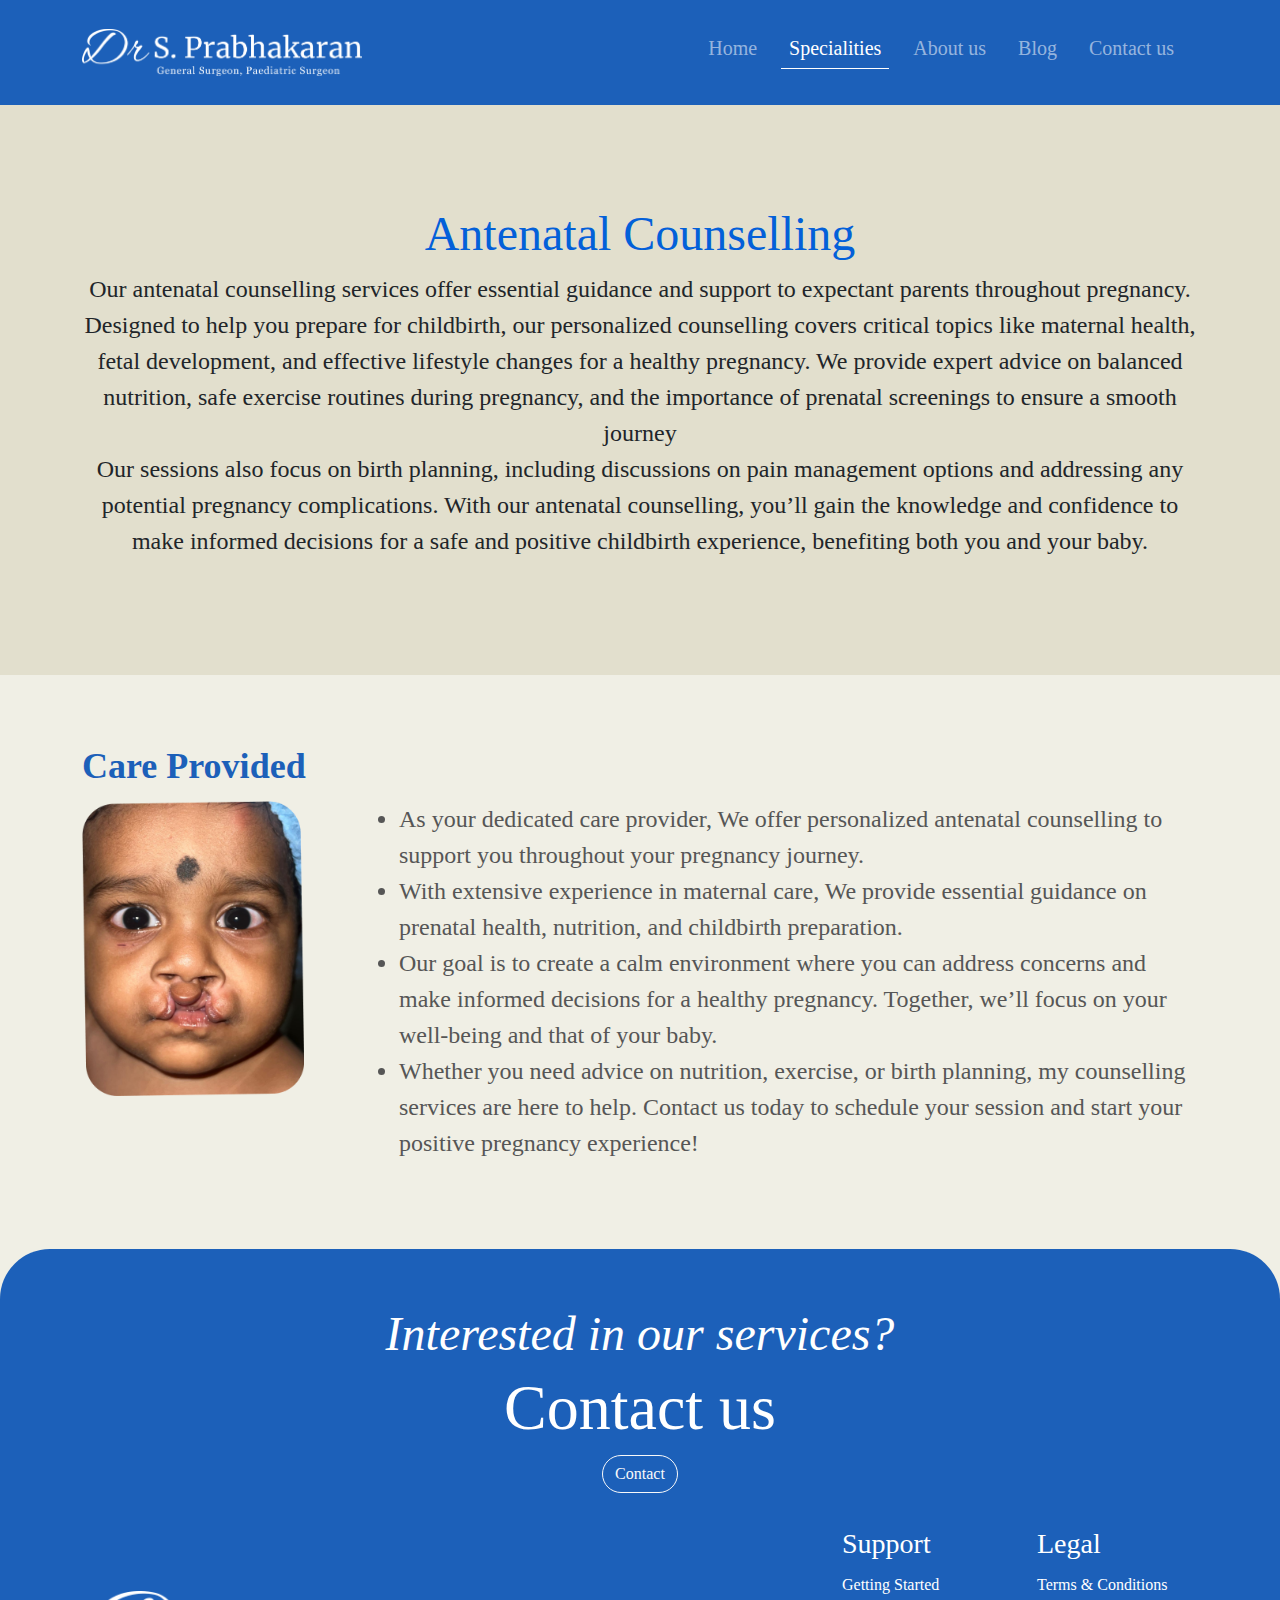
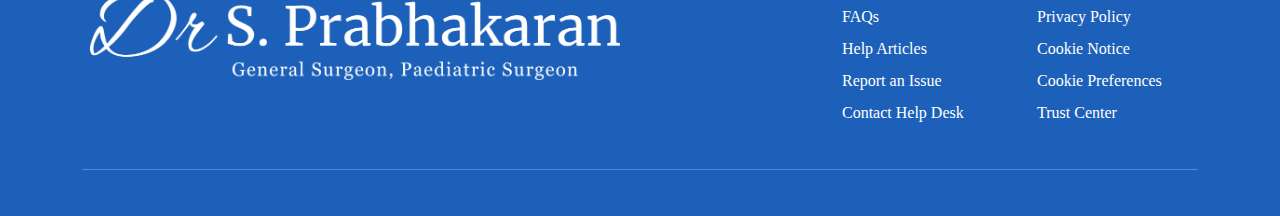
<file: specialities/Antenatal_Counselling.html>
<!DOCTYPE html>
<html lang="en">
<head>
    <meta charset="UTF-8">
    <meta name="viewport" content="width=device-width, initial-scale=1.0">
    <title>Dr.Prabhakaran</title>
    <link rel="stylesheet" href="https://cdnjs.cloudflare.com/ajax/libs/font-awesome/6.6.0/css/all.min.css">
    <link rel="stylesheet" href="https://cdn.jsdelivr.net/npm/bootstrap@5.3.0/dist/css/bootstrap.min.css">
    <link rel="stylesheet" href="../style.css">
</head>
<body data-bs-spy="scroll" data-bs-target="header">
       <!-- Header Section -->
    <nav class="navbar navbar-expand-lg navbar-dark py-4" id="header">
        <div class="container">
            <a class="navbar-brand" href="#">
                <img src="../assets/logo_prabha.png" alt="Logo" class="Logo">
            </a>
            <button class="navbar-toggler" type="button" data-bs-toggle="collapse" data-bs-target="#navbarNav"
                aria-controls="navbarNav" aria-expanded="false" aria-label="Toggle navigation">
                <span class="navbar-toggler-icon"></span>
            </button>
            <div class="collapse navbar-collapse justify-content-end" id="navbarNav">
                <ul class="navbar-nav">
                    <li class="nav-item me-3 h5"><a class="nav-link" href="../index.html">Home</a></li>
                    <li class="nav-item me-3 h5"><a class="nav-link active" href="../specialities.html">Specialities</a></li>
                    <li class="nav-item me-3 h5"><a class="nav-link" href="../about.html">About us</a></li>
                    <li class="nav-item me-3 h5"><a class="nav-link" href="../Blogs/Blog.html">Blog</a></li>
                    <li class="nav-item me-3 h5"><a class="nav-link" href="../contact.html">Contact us</a></li>
                </ul>
            </div>
        </div> 
    </nav>
    <!-- speciality Box -->
    <section id="speciality-box1">
        <div class="container speciality-info text-center">
                <h3 class="speciality-name">Antenatal Counselling</h3>
                <p class="speciality-content">Our antenatal counselling services offer essential guidance and support to expectant parents throughout pregnancy. 
                   Designed to help you prepare for childbirth, our personalized counselling covers critical topics like maternal health,
                   fetal development, and effective lifestyle changes for a healthy pregnancy. We provide expert advice on balanced nutrition,
                   safe exercise routines during pregnancy, and the importance of prenatal screenings to ensure a smooth journey
                   <br>
                   Our sessions also focus on birth planning, including discussions on pain management options and addressing any potential pregnancy complications. With our antenatal counselling, you’ll gain the knowledge and confidence to make informed decisions for a safe and positive childbirth experience, benefiting both you and your baby.
                </p>
        </div>
     </section>
     <section id="speciality-care" class="py-3">
        <div class="container py-5">
            <div class="title text-blue">Care Provided</div>
            <div class="row py-2">
                <div class="col-3">
                    <img src="../assets/antenatal.png" class="img-fluid" alt="antenatal" style="width: 85%;">
                </div>
                <div class="col-9">
                    <ul class="text-justify fs">
                        <li>As your dedicated care provider, We offer personalized antenatal counselling to support you throughout your pregnancy journey.</li>
                        <li>With extensive experience in maternal care, We provide essential guidance on prenatal health, nutrition, and childbirth preparation.</li>
                        <li>Our goal is to create a calm environment where you can address concerns and make informed decisions for a healthy pregnancy. Together, we’ll focus on your well-being and that of your baby.</li>
                        <li>Whether you need advice on nutrition, exercise, or birth planning, my counselling services are here to help. Contact us today to schedule your session and start your positive pregnancy experience!</li>
                    </ul>
                </div>
             </div>
        </div>

     </section>
    <!-- Contact Section -->
    <section class="contact-section1 pt-2" id="contact">
        <div class="container text-center mt-5">
            <h2 class="text-white contact-intro" style="font-style: italic; font-size: 48px;">Interested in our services?</h2>
            <h1 class="text-white contact-title" style="font-size: 64px;">Contact us</h1> 
            <button class="btn btn-outline-light" style="border-radius: 20px;">Contact</button>
        </div>
        <footer class="mt-1">
            <div class="container">
                <div class="row align-items-center">
                    <!-- Logo -->
                    <div class="col-md-6 text-center text-md-left mb-3 mb-md-0 ">
                        <img src="../assets/logo_prabha.png" alt="Logo" class="img-fluid logo1 drlogo">
                    </div>
                    <!-- Overall Contact (Contact Content 1 and 2) -->
                    <div class="col-md-6">
                        <div class="overall-contact d-flex row">
                            <div class="col-4 empty"></div>
                            <div class="contact-content1 flex-fill col-4">
                                <h3 class="text-white">Support</h3>
                                <ul class="list-unstyled">
                                    <li><a href="#" class="text-white">Getting Started</a></li>
                                    <li><a href="#" class="text-white">FAQs</a></li>
                                    <li><a href="#" class="text-white">Help Articles</a></li>
                                    <li><a href="#" class="text-white">Report an Issue</a></li>
                                    <li><a href="#" class="text-white">Contact Help Desk</a></li>
                                </ul>
                            </div>
                            <div class="contact-content2 flex-fill col-4">
                                <h3 class="text-white">Legal</h3>
                                <ul class="list-unstyled">
                                    <li><a href="#" class="text-white">Terms & Conditions</a></li>
                                    <li><a href="#" class="text-white">Privacy Policy</a></li>
                                    <li><a href="#" class="text-white">Cookie Notice</a></li>
                                    <li><a href="#" class="text-white">Cookie Preferences</a></li>
                                    <li><a href="#" class="text-white">Trust Center</a></li>
                                </ul>
                            </div>
                        </div>
                    </div>
                </div>
                <div class="mt-4">
                    <hr class="white-line">
                    <div class="social-media1">
                        <!-- <a href="#"><img src="../assets/fb.png" alt="Facebook" class="social-icon1"></a>
                        <a href="#"><img src="../assets/intsa.png" alt="Instagram" class="social-icon1"></a>
                        <a href="#"><img src="../assets/linkedin.png" alt="LinkedIn" class="social-icon1"></a>
                        <a href="#"><img src="../assets/utube.png" alt="YouTube" class="social-icon1"></a> -->
                    </div>
                </div>
            </div>
        </footer>
        </section>
        <script src="https://cdn.jsdelivr.net/npm/bootstrap@5.3.0/dist/js/bootstrap.bundle.min.js"></script>
</body>
</html>
</file>
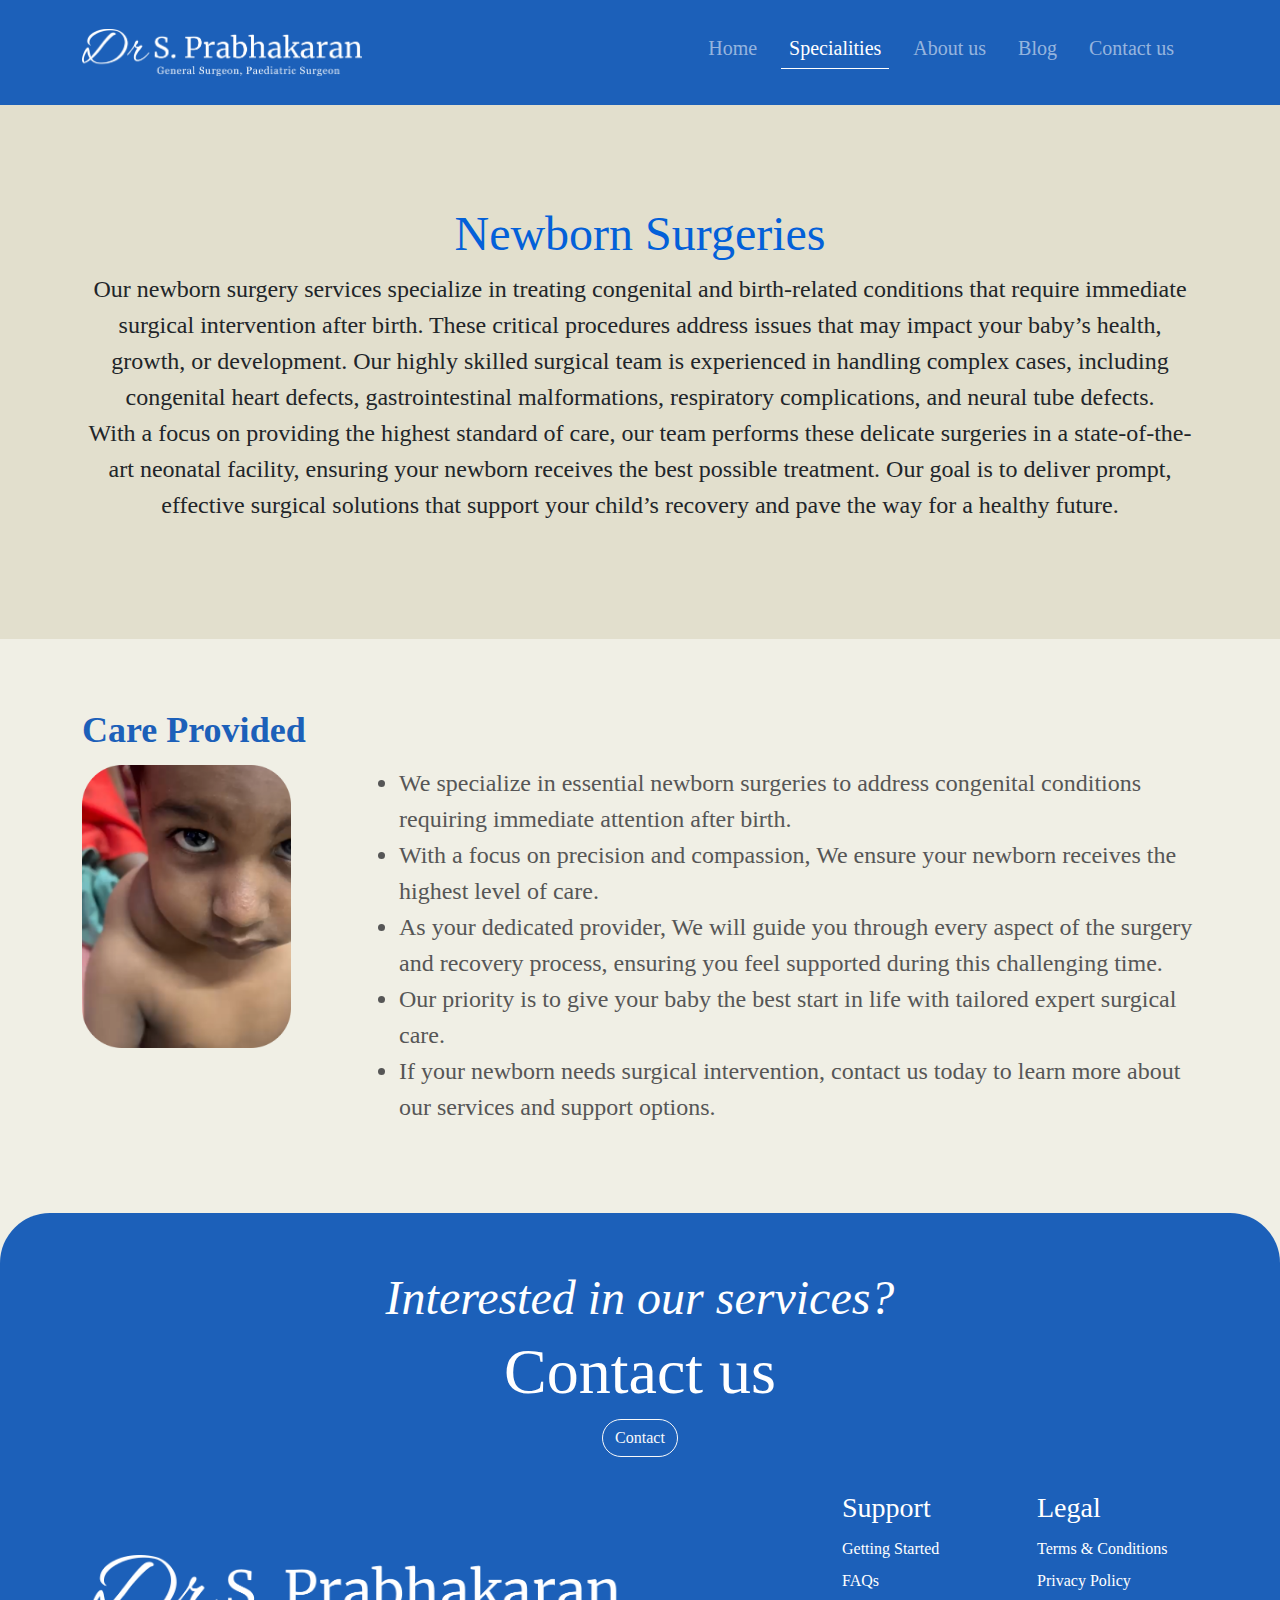
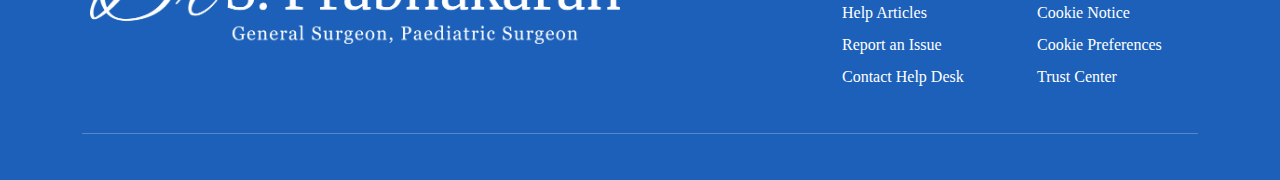
<file: specialities/Newborn_Surgeries.html>
<!DOCTYPE html>
<html lang="en">
<head>
    <meta charset="UTF-8">
    <meta name="viewport" content="width=device-width, initial-scale=1.0">
    <title>Dr.Prabhakaran</title>
    <link rel="stylesheet" href="https://cdnjs.cloudflare.com/ajax/libs/font-awesome/6.6.0/css/all.min.css">
    <link rel="stylesheet" href="https://cdn.jsdelivr.net/npm/bootstrap@5.3.0/dist/css/bootstrap.min.css">
    <link rel="stylesheet" href="../style.css">
</head>
<body data-bs-spy="scroll" data-bs-target="header">
      <!-- Header Section -->
      <nav class="navbar navbar-expand-lg navbar-dark py-4" id="header">
        <div class="container">
            <a class="navbar-brand" href="#">
                <img src="../assets/logo_prabha.png" alt="Logo" class="Logo">
            </a>
            <button class="navbar-toggler" type="button" data-bs-toggle="collapse" data-bs-target="#navbarNav"
                aria-controls="navbarNav" aria-expanded="false" aria-label="Toggle navigation">
                <span class="navbar-toggler-icon"></span>
            </button>
            <div class="collapse navbar-collapse justify-content-end" id="navbarNav">
                <ul class="navbar-nav">
                    <li class="nav-item me-3 h5"><a class="nav-link" href="../index.html">Home</a></li>
                    <li class="nav-item me-3 h5"><a class="nav-link active" href="../specialities.html">Specialities</a></li>
                    <li class="nav-item me-3 h5"><a class="nav-link" href="../about.html">About us</a></li>
                    <li class="nav-item me-3 h5"><a class="nav-link" href="../Blogs/Blog.html">Blog</a></li>
                    <li class="nav-item me-3 h5"><a class="nav-link" href="../contact.html">Contact us</a></li>
                </ul>
            </div>
        </div> 
    </nav>
    <!-- speciality Box -->
    <section  id="speciality-box1">
        <div class="container speciality-info text-center">
                <h3 class="speciality-name">Newborn Surgeries</h3>
                <p class="speciality-content">Our newborn surgery services specialize in treating congenital 
                    and birth-related conditions that require immediate surgical intervention after birth. These critical procedures address issues that
                     may impact your baby’s health, growth, or development. Our highly skilled surgical team is experienced in handling complex cases, 
                    including congenital heart defects, gastrointestinal malformations, respiratory complications, and neural tube defects.
                   <br>
                   With a focus on providing the highest standard of care, our team performs these delicate surgeries in a state-of-the-art 
                   neonatal facility, ensuring your newborn receives the best possible treatment. Our goal is to deliver prompt, 
                   effective surgical solutions that support your child’s recovery and pave the way for a healthy future.
                </p>
        </div>
     </section>
     <section id="speciality-care" class="py-3">
        <div class="container py-5">
            <div class="title text-blue">Care Provided</div>
            <div class="row py-2">
                <div class="col-3">
                    <img src="../assets/newborn.png" class="img-fluid" alt="newborn surgeries" style="width: 80%;">
                </div>
                <div class="col-9">
                    <ul class="text-justify fs">
                        <li>We specialize in essential newborn surgeries to address congenital conditions requiring immediate attention after birth. </li>
                        <li>With a focus on precision and compassion, We ensure your newborn receives the highest level of care.</li>
                        <li>As your dedicated provider, We will guide you through every aspect of the surgery and recovery process, ensuring you feel supported during this challenging time.</li>
                        <li>Our priority is to give your baby the best start in life with tailored expert surgical care.</li>
                        <li>If your newborn needs surgical intervention, contact us today to learn more about our services and support options.</li>
                    </ul>
                </div>
             </div>
        </div>

     </section>
    <!-- Contact Section -->
    <section class="contact-section1 pt-2" id="contact">
        <div class="container text-center mt-5">
            <h2 class="text-white contact-intro" style="font-style: italic; font-size: 48px;">Interested in our services?</h2>
            <h1 class="text-white contact-title" style="font-size: 64px;">Contact us</h1> 
            <button class="btn btn-outline-light" style="border-radius: 20px;">Contact</button>
        </div>
        <footer class="mt-1">
            <div class="container">
                <div class="row align-items-center">
                    <!-- Logo -->
                    <div class="col-md-6 text-center text-md-left mb-3 mb-md-0 ">
                        <img src="../assets/logo_prabha.png" alt="Logo" class="img-fluid logo1 drlogo">
                    </div>
                    <!-- Overall Contact (Contact Content 1 and 2) -->
                    <div class="col-md-6">
                        <div class="overall-contact d-flex row">
                            <div class="col-4 empty"></div>
                            <div class="contact-content1 flex-fill col-4">
                                <h3 class="text-white">Support</h3>
                                <ul class="list-unstyled">
                                    <li><a href="#" class="text-white">Getting Started</a></li>
                                    <li><a href="#" class="text-white">FAQs</a></li>
                                    <li><a href="#" class="text-white">Help Articles</a></li>
                                    <li><a href="#" class="text-white">Report an Issue</a></li>
                                    <li><a href="#" class="text-white">Contact Help Desk</a></li>
                                </ul>
                            </div>
                            <div class="contact-content2 flex-fill col-4">
                                <h3 class="text-white">Legal</h3>
                                <ul class="list-unstyled">
                                    <li><a href="#" class="text-white">Terms & Conditions</a></li>
                                    <li><a href="#" class="text-white">Privacy Policy</a></li>
                                    <li><a href="#" class="text-white">Cookie Notice</a></li>
                                    <li><a href="#" class="text-white">Cookie Preferences</a></li>
                                    <li><a href="#" class="text-white">Trust Center</a></li>
                                </ul>
                            </div>
                        </div>
                    </div>
                </div>
                <div class="mt-4">
                    <hr class="white-line">
                    <div class="social-media1">
                        <!-- <a href="#"><img src="../assets/fb.png" alt="Facebook" class="social-icon1"></a>
                        <a href="#"><img src="../assets/intsa.png" alt="Instagram" class="social-icon1"></a>
                        <a href="#"><img src="../assets/linkedin.png" alt="LinkedIn" class="social-icon1"></a> -->
                        <!-- <a href="#"><img src="../assets/utube.png" alt="YouTube" class="social-icon1"></a> -->
                    </div>
                </div>
            </div>
        </footer>
        </section>
        <script src="https://cdn.jsdelivr.net/npm/bootstrap@5.3.0/dist/js/bootstrap.bundle.min.js"></script>
</body>
</html>
</file>
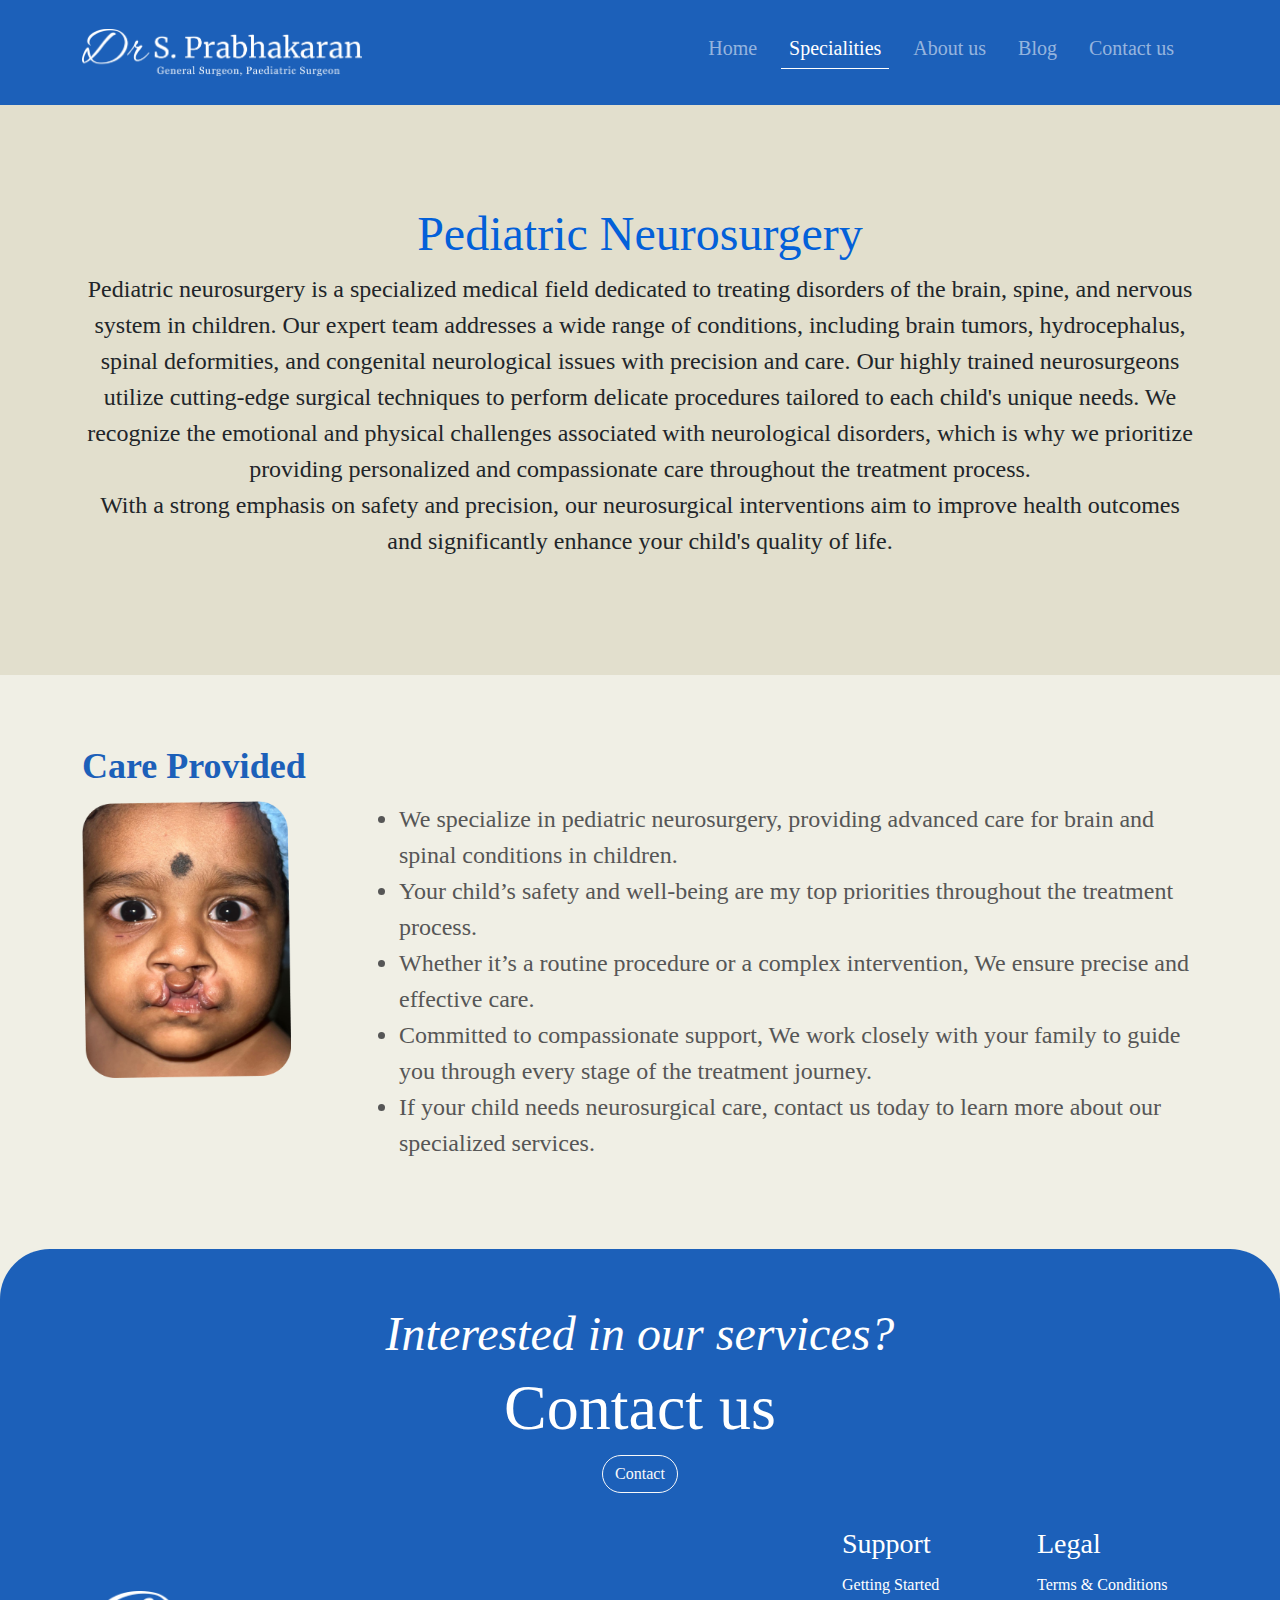
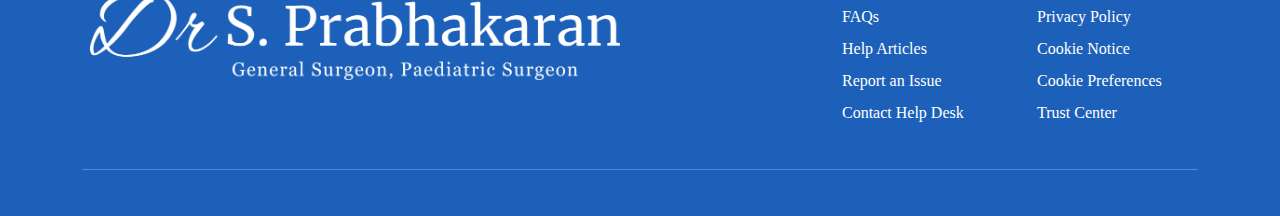
<file: specialities/Pediatric_Neurosurgery.html>
<!DOCTYPE html>
<html lang="en">
<head>
    <meta charset="UTF-8">
    <meta name="viewport" content="width=device-width, initial-scale=1.0">
    <title>Dr.Prabhakaran</title>
    <link rel="stylesheet" href="https://cdnjs.cloudflare.com/ajax/libs/font-awesome/6.6.0/css/all.min.css">
    <link rel="stylesheet" href="https://cdn.jsdelivr.net/npm/bootstrap@5.3.0/dist/css/bootstrap.min.css">
    <link rel="stylesheet" href="../style.css">
</head>
<body data-bs-spy="scroll" data-bs-target="header">
      <!-- Header Section -->
      <nav class="navbar navbar-expand-lg navbar-dark py-4" id="header">
        <div class="container">
            <a class="navbar-brand" href="#">
                <img src="../assets/logo_prabha.png" alt="Logo" class="Logo">
            </a>
            <button class="navbar-toggler" type="button" data-bs-toggle="collapse" data-bs-target="#navbarNav"
                aria-controls="navbarNav" aria-expanded="false" aria-label="Toggle navigation">
                <span class="navbar-toggler-icon"></span>
            </button>
            <div class="collapse navbar-collapse justify-content-end" id="navbarNav">
                <ul class="navbar-nav">
                    <li class="nav-item me-3 h5"><a class="nav-link" href="../index.html">Home</a></li>
                    <li class="nav-item me-3 h5"><a class="nav-link active" href="../specialities.html">Specialities</a></li>
                    <li class="nav-item me-3 h5"><a class="nav-link" href="../about.html">About us</a></li>
                    <li class="nav-item me-3 h5"><a class="nav-link" href="../Blogs/Blog.html">Blog</a></li>
                    <li class="nav-item me-3 h5"><a class="nav-link" href="../contact.html">Contact us</a></li>
                </ul>
            </div>
        </div> 
    </nav>
    <!-- speciality Box -->
    <section  id="speciality-box1">
        <div class="container speciality-info text-center">
                <h3 class="speciality-name">Pediatric Neurosurgery</h3>
                <p class="speciality-content">Pediatric neurosurgery is a specialized medical field dedicated to treating disorders of the brain, spine, and nervous system in children. Our expert team addresses a wide range of conditions, including brain tumors, hydrocephalus, spinal deformities, and congenital neurological issues with precision and care.
                    Our highly trained neurosurgeons utilize cutting-edge surgical techniques to perform delicate procedures tailored to each child's unique needs. We recognize the emotional and physical challenges associated with neurological disorders, which is why we prioritize providing personalized and compassionate care throughout the treatment process.                    
                   <br>
                   With a strong emphasis on safety and precision, our neurosurgical interventions aim to improve health outcomes and significantly enhance your child's quality of life.
                </p>
        </div>
     </section>
     <section id="speciality-care" class="py-3">
        <div class="container py-5">
            <div class="title text-blue">Care Provided</div>
            <div class="row py-2">
                <div class="col-3">
                    <img src="../assets/antenatal.png" class="img-fluid" alt="Pediatric_Neurosurgery" style="width: 80%;">
                </div>
                <div class="col-9">
                    <ul class="text-justify fs">
                        <li>We specialize in pediatric neurosurgery, providing advanced care for brain and spinal conditions in children.</li>
                        <li>Your child’s safety and well-being are my top priorities throughout the treatment process.</li>
                        <li>Whether it’s a routine procedure or a complex intervention, We ensure precise and effective care. </li>
                        <li>Committed to compassionate support, We work closely with your family to guide you through every stage of the treatment journey.</li>
                        <li>If your child needs neurosurgical care, contact us today to learn more about our specialized services.</li>
                    </ul>
                </div>
             </div>
        </div>

     </section>
    <!-- Contact Section -->
    <section class="contact-section1 pt-2" id="contact">
        <div class="container text-center mt-5">
            <h2 class="text-white contact-intro" style="font-style: italic; font-size: 48px;">Interested in our services?</h2>
            <h1 class="text-white contact-title" style="font-size: 64px;">Contact us</h1> 
            <button class="btn btn-outline-light" style="border-radius: 20px;">Contact</button>
        </div>
        <footer class="mt-1">
            <div class="container">
                <div class="row align-items-center">
                    <!-- Logo -->
                    <div class="col-md-6 text-center text-md-left mb-3 mb-md-0 ">
                        <img src="../assets/logo_prabha.png" alt="Logo" class="img-fluid logo1 drlogo">
                    </div>
                    <!-- Overall Contact (Contact Content 1 and 2) -->
                    <div class="col-md-6">
                        <div class="overall-contact d-flex row">
                            <div class="col-4 empty"></div>
                            <div class="contact-content1 flex-fill col-4">
                                <h3 class="text-white">Support</h3>
                                <ul class="list-unstyled">
                                    <li><a href="#" class="text-white">Getting Started</a></li>
                                    <li><a href="#" class="text-white">FAQs</a></li>
                                    <li><a href="#" class="text-white">Help Articles</a></li>
                                    <li><a href="#" class="text-white">Report an Issue</a></li>
                                    <li><a href="#" class="text-white">Contact Help Desk</a></li>
                                </ul>
                            </div>
                            <div class="contact-content2 flex-fill col-4">
                                <h3 class="text-white">Legal</h3>
                                <ul class="list-unstyled">
                                    <li><a href="#" class="text-white">Terms & Conditions</a></li>
                                    <li><a href="#" class="text-white">Privacy Policy</a></li>
                                    <li><a href="#" class="text-white">Cookie Notice</a></li>
                                    <li><a href="#" class="text-white">Cookie Preferences</a></li>
                                    <li><a href="#" class="text-white">Trust Center</a></li>
                                </ul>
                            </div>
                        </div>
                    </div>
                </div>
                <div class="mt-4">
                    <hr class="white-line">
                    <div class="social-media1">
                        <!-- <a href="#"><img src="../assets/fb.png" alt="Facebook" class="social-icon1"></a>
                        <a href="#"><img src="../assets/intsa.png" alt="Instagram" class="social-icon1"></a>
                        <a href="#"><img src="../assets/linkedin.png" alt="LinkedIn" class="social-icon1"></a>
                        <a href="#"><img src="../assets/utube.png" alt="YouTube" class="social-icon1"></a> -->
                    </div>
                </div>
            </div>
        </footer>
        </section>
        <script src="../script.js"></script>
        <script src="https://cdn.jsdelivr.net/npm/bootstrap@5.3.0/dist/js/bootstrap.bundle.min.js"></script>
</body>
</html>
</file>
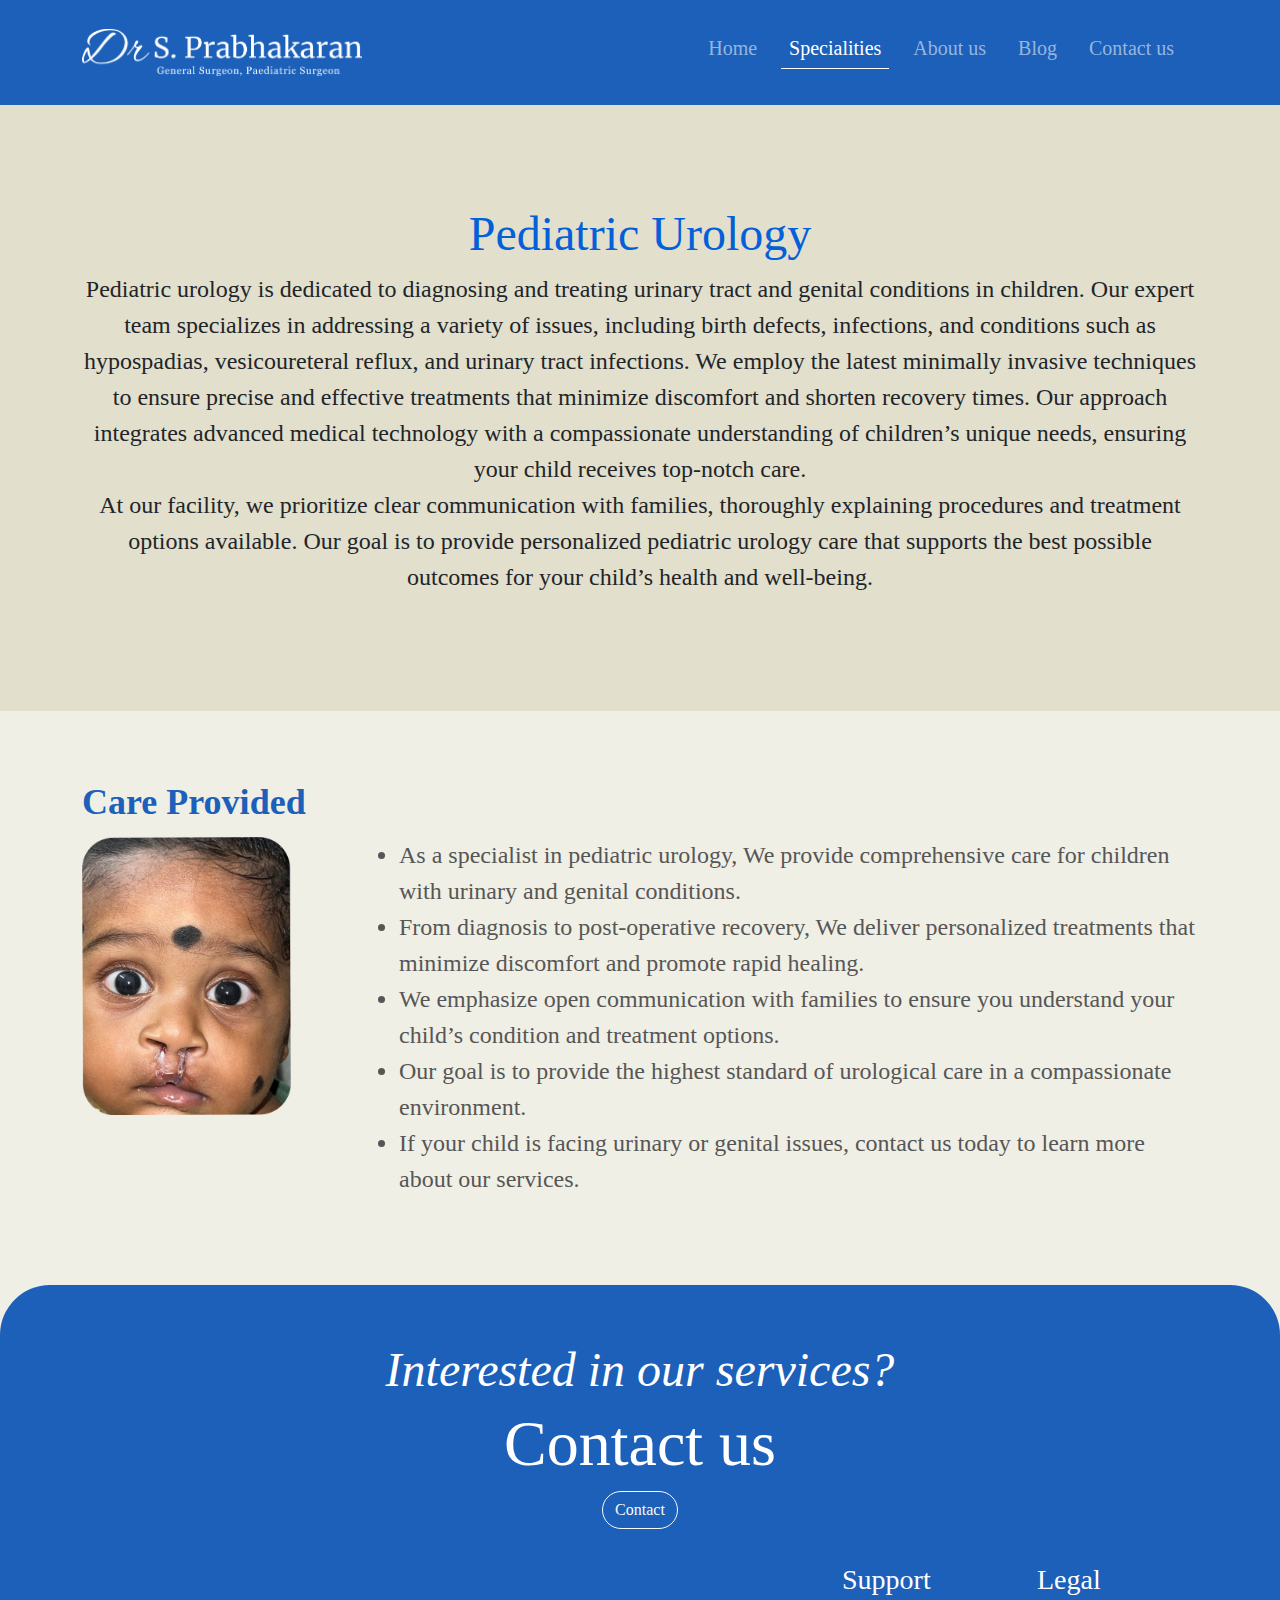
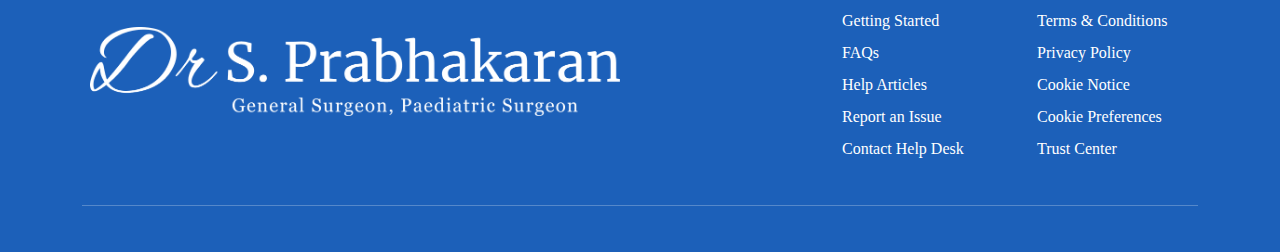
<file: specialities/Pediatric_Urology.html>
<!DOCTYPE html>
<html lang="en">
<head>
    <meta charset="UTF-8">
    <meta name="viewport" content="width=device-width, initial-scale=1.0">
    <title>Dr.Prabhakaran</title>
    <link rel="stylesheet" href="https://cdnjs.cloudflare.com/ajax/libs/font-awesome/6.6.0/css/all.min.css">
    <link rel="stylesheet" href="https://cdn.jsdelivr.net/npm/bootstrap@5.3.0/dist/css/bootstrap.min.css">
    <link rel="stylesheet" href="../style.css">
</head>
<body data-bs-spy="scroll" data-bs-target="header">
      <!-- Header Section -->
      <nav class="navbar navbar-expand-lg navbar-dark py-4" id="header">
        <div class="container">
            <a class="navbar-brand" href="#">
                <img src="../assets/logo_prabha.png" alt="Logo" class="Logo">
            </a>
            <button class="navbar-toggler" type="button" data-bs-toggle="collapse" data-bs-target="#navbarNav"
                aria-controls="navbarNav" aria-expanded="false" aria-label="Toggle navigation">
                <span class="navbar-toggler-icon"></span>
            </button>
            <div class="collapse navbar-collapse justify-content-end" id="navbarNav">
                <ul class="navbar-nav">
                    <li class="nav-item me-3 h5"><a class="nav-link" href="../index.html">Home</a></li>
                    <li class="nav-item me-3 h5"><a class="nav-link active" href="../specialities.html">Specialities</a></li>
                    <li class="nav-item me-3 h5"><a class="nav-link" href="../about.html">About us</a></li>
                    <li class="nav-item me-3 h5"><a class="nav-link" href="../Blogs/Blog.html">Blog</a></li>
                    <li class="nav-item me-3 h5"><a class="nav-link" href="../contact.html">Contact us</a></li>
                </ul>
            </div>
        </div> 
    </nav>
    <!-- speciality Box -->
    <section  id="speciality-box1">
        <div class="container speciality-info text-center">
                <h3 class="speciality-name">Pediatric Urology</h3>
                <p class="speciality-content">Pediatric urology is dedicated to diagnosing and treating urinary tract and genital conditions in children. 
                    Our expert team specializes in addressing a variety of issues, including birth defects, infections, and conditions such as hypospadias, vesicoureteral reflux, and urinary tract infections.
                    We employ the latest minimally invasive techniques to ensure precise and effective treatments that minimize discomfort and shorten recovery times. Our approach integrates advanced medical technology 
                    with a compassionate understanding of children’s unique needs, ensuring your child receives top-notch care.                    
                   <br>
                   At our facility, we prioritize clear communication with families, thoroughly explaining procedures and treatment options available. Our goal is to provide personalized pediatric urology care that supports the best possible outcomes for your child’s health and well-being.
                </p>
        </div>
     </section>
     <section id="speciality-care" class="py-3">
        <div class="container py-5">
            <div class="title text-blue">Care Provided</div>
            <div class="row py-2">
                <div class="col-3">
                    <img src="../assets/urology.png" class="img-fluid" alt="Pediatric_Urology" style="width: 80%;">
                </div>
                <div class="col-9">
                    <ul class="text-justify fs">
                        <li>As a specialist in pediatric urology, We provide comprehensive care for children with urinary and genital conditions.</li>
                        <li>From diagnosis to post-operative recovery, We deliver personalized treatments that minimize discomfort and promote rapid healing.</li>
                        <li>We emphasize open communication with families to ensure you understand your child’s condition and treatment options.</li>
                        <li>Our goal is to provide the highest standard of urological care in a compassionate environment.</li>
                        <li>If your child is facing urinary or genital issues, contact us today to learn more about our services.</li>
                    </ul>
                </div>
             </div>
        </div>

     </section>
    <!-- Contact Section -->
    <section class="contact-section1 pt-2" id="contact">
        <div class="container text-center mt-5">
            <h2 class="text-white contact-intro" style="font-style: italic; font-size: 48px;">Interested in our services?</h2>
            <h1 class="text-white contact-title" style="font-size: 64px;">Contact us</h1> 
            <button class="btn btn-outline-light" style="border-radius: 20px;">Contact</button>
        </div>
        <footer class="mt-1">
            <div class="container">
                <div class="row align-items-center">
                    <!-- Logo -->
                    <div class="col-md-6 text-center text-md-left mb-3 mb-md-0 ">
                        <img src="../assets/logo_prabha.png" alt="Logo" class="img-fluid logo1 drlogo">
                    </div>
                    <!-- Overall Contact (Contact Content 1 and 2) -->
                    <div class="col-md-6">
                        <div class="overall-contact d-flex row">
                            <div class="col-4 empty"></div>
                            <div class="contact-content1 flex-fill col-4">
                                <h3 class="text-white">Support</h3>
                                <ul class="list-unstyled">
                                    <li><a href="#" class="text-white">Getting Started</a></li>
                                    <li><a href="#" class="text-white">FAQs</a></li>
                                    <li><a href="#" class="text-white">Help Articles</a></li>
                                    <li><a href="#" class="text-white">Report an Issue</a></li>
                                    <li><a href="#" class="text-white">Contact Help Desk</a></li>
                                </ul>
                            </div>
                            <div class="contact-content2 flex-fill col-4">
                                <h3 class="text-white">Legal</h3>
                                <ul class="list-unstyled">
                                    <li><a href="#" class="text-white">Terms & Conditions</a></li>
                                    <li><a href="#" class="text-white">Privacy Policy</a></li>
                                    <li><a href="#" class="text-white">Cookie Notice</a></li>
                                    <li><a href="#" class="text-white">Cookie Preferences</a></li>
                                    <li><a href="#" class="text-white">Trust Center</a></li>
                                </ul>
                            </div>
                        </div>
                    </div>
                </div>
                <div class="mt-4">
                    <hr class="white-line">
                    <div class="social-media1">
                        <!-- <a href="#"><img src="../assets/fb.png" alt="Facebook" class="social-icon1"></a>
                        <a href="#"><img src="../assets/intsa.png" alt="Instagram" class="social-icon1"></a>
                        <a href="#"><img src="../assets/linkedin.png" alt="LinkedIn" class="social-icon1"></a>
                        <a href="#"><img src="../assets/utube.png" alt="YouTube" class="social-icon1"></a> -->
                    </div>
                </div>
            </div>
        </footer>
        </section>
        <script src="../script.js"></script>
        <script src="https://cdn.jsdelivr.net/npm/bootstrap@5.3.0/dist/js/bootstrap.bundle.min.js"></script>
</body>
</html>
</file>
<file: style.css>
*{
  margin: 0;
  padding: 0;
  user-select: none;
  font-family: Georgia, 'Times New Roman', Times, serif;
}
.Logo{
  width:280px;
}
@media (max-width:376px) {
  .Logo{
    width: 245px;
  }
}
.nav-link.active {
  border-bottom: 1px solid #ffffff; /* Set the color and thickness of the bottom border */
}

.nav-link {
  transition: border-bottom 0.3s ease; /* Smooth transition for hover/active states */
}
.text-blue{
  color: #1C60B9;
}
.title{
  font-size: 36px;
  font-weight: bold;
}
li::marker{
  padding: 0;
  margin: 0 !important;
}
.card{
  height: 300px;
}
.card-title{
  width: 250px;
  height: 60px;
  font-size: 32px;
}
.card-title-1{
  font-size: 32px;
}
.card-text{
  font-size: 16px;
}
.about-title{
  font-size: 24px;
}
.text-mont{
  font-family: 'Montserrat', sans-serif;
  font-size: 24px;
}
.text-sato{
  font-family: system-ui, -apple-system, BlinkMacSystemFont, 'Segoe UI', Roboto, Oxygen, Ubuntu, Cantarell, 'Open Sans', 'Helvetica Neue', sans-serif;
  font-size: 24px;
}
.consult-text{
  font-size: 16px;
  width: 80%;
}
.textcolor{
  color: #0360D9;
}

@media (max-width:768px) {
  .consult-form{
    justify-content: center;
  }
  
}
body{
  background-color: #f0efe5;
}

nav{
  background-color:#1C60B9;
}

.nav-link:hover{
  border-bottom: 2px solid white;
}

h1.proverb {
  font-size: 60px; /* Larger font size */
  font-family: Georgia, 'Times New Roman', Times, serif;
}
@media (max-width:512px) {
  .saytext{
    font-size: 28px !important;
  }
  
}
.hero-text-1, .hero-text-2{
font-family: system-ui, -apple-system, BlinkMacSystemFont, 'Segoe UI', Roboto, Oxygen, Ubuntu, Cantarell, 'Open Sans', 'Helvetica Neue', sans-serif;
font-size: 24px;
border-radius: 12px;
}
.hero-text-1{
  padding: 10px;
}
/* Optional: Adjust font size for smaller screens */
@media (max-width: 576px) {
  h1.proverb {
      font-size: 36px; /* Slightly smaller on mobile */
  }
}
.social-icon-1{
  width: 30px;
  height: 30px;
}
.social-icon-2{
  width: 30px;
  height: 30px;
}
.hero {
  min-height: 690px;
  height: auto;
}
.count-text{
  font-size: 45px;
}
.hero-img {
  max-height: 480px; /* Adjust height to fit within the row */
  object-fit: cover;
}
.buttons, .socialmedia {
  height: 50px; /* Same height for buttons and social icons */
}
#header {
  position: -webkit-sticky; /* For Safari */
  position: sticky;
  top: 0;
  z-index: 1000; /* Ensure it's above other content */
  width: 100%;
  background-color:#1C60B9;
}
#main{
  background-color:#1C60B9;
  border-bottom-right-radius: 50px;
  border-bottom-left-radius: 50px;
}

@media (max-width: 576px) {
    .hero-img {
      max-width: 100%; /* Adjust this value as needed to control image size */
      margin: 0 auto; /* Center the image */
    }
}
.consultation-image, .map-image {
  width: 100%; /* Set the same width */
  max-width: 400px; /* Optional: Define a max width to control the overall size */
  height: auto; /* Maintain aspect ratio */
}

/* Center the images inside the wrapper */
.image-wrapper {
  display: flex;
}

/* For mobile view, the images stack in rows */
@media (max-width: 576px) {
  .consultation-image, .map-image {
      max-width: 80%; /* Reduce the size on smaller screens */
  }
}
@media (max-width: 991px) {
  .experience-img {
      width: 80%; /* Image becomes slightly smaller on tablets and small screens */
  }
}

@media (max-width: 576px) {
  .experience-img {
      width: 70%; /* Image becomes smaller on mobile phones */
  }
}
.back{
  background-color:#1C60B9;
}

.form-control {
  min-height: 45px; /* Adjust height for a more uniform look */
}

.text-prime{
  font-weight: bold;
  font-size: 1.3rem;
  color:#1C60B9;
}
.text-contact:hover{
  color:#1C60B9;
}
.membership {
    background-color: #f1f0e3;
    /* padding: 20px; */
    text-align: center;
    width: 80%;
    height: 136px !important;
    margin: auto;
    margin-top: 20px;
    overflow: hidden; 
    position: relative; 
    box-shadow: 0 0 5px rgba(0, 0, 0, 0.3);
    border-radius: 10px;

  }
  
  .Member {
    color:#1C60B9;
    font-size: 36px;
  }
  
  .member-logo {
    width: 80px;
    height: 80px;
    margin-right: 40px;
  } 
  @media (max-width:600px){
    .member-logo{
      width:40px;
      height: 40px;
      margin-left: 10px;
     
    }
    .member-row{
      margin-bottom: 40px;
    }
    .member-title{
      font-size: 32px;
    }
  }
  /* @media (max-width:535px){
    .member-logo{
      width:30px;
      height: 30px;
      margin-left: 10px;
     
    }
    .member-row{
      margin-bottom: 40px;
    }
    .member-title{
      font-size: 32px;
    }
  } */
  
  /* @media(max-width>=601px) and (max-width:900px){
    .member-logo{
      width:60px;
      height: 70px;
      margin-left: 30px;
    }
    .member-row{
      margin-bottom: 40px;
    }
    .member-box{
   width: 100%;      
    }
  } */
  @media (min-width:901px){
    .member-logo{
      width:68px;
      height: 75px;
      margin-left: 60px;
    }
    .member-box{
      padding-top: 25px;
    }
  }  
  .scroll-container {
    overflow: hidden; 
    width: 100%; 
  }
  
  .scrolling-images {
    animation: scroll-left 7s linear infinite; 
    display: flex;
  }
  @media (max-width:600px) {
    .scrolling-images{
    animation: scroll-left-speed 8s linear infinite; 
    display: flex;
    }
  }

  @media (max-width:450px) {
    .member-box{
      width: 35%;
    }
    .member-title{
      font-size: 25px;
    }
    
  }
  
  /* Scrolling animation */
  @keyframes scroll-left {
    0% {
      transform: translateX(20%);
    }
    100% {
      transform: translateX(-100%);
    }
  }
  @keyframes scroll-left-speed {
    0% {
      transform: translateX(20%);
    }
    100% {
      transform: translateX(-350%);
    }
  }

  .card{
    background-color:#EFEEE2;
    border-radius: 10px;
  }
  .member-title{
    color:#0360D9;
  }
  .experience-title{
    font-size: 20px;
    font-weight: bold;
  }
  .img-fluid-1 {
    width: 90%; /* Let the image fill the width of its container */
    height: auto; /* Ensure the image scales proportionally */
  }
  
  .custom-image {
    height: 100%; /* Set height for responsiveness */
    object-fit: cover; /* Ensures the image covers the div without stretching */
  }
  .testimonial p {
    font-size: 1.1rem;
  }
  
  .testimonial img {
    width: 100px;
    height: auto;
  }
/*   
  .text-center.row {
    min-height: 200px; 
  }
  .testimonial-container {
    max-width: 80%;
    width: 100%;
    background-color: #FFFBE3;
    border-radius: 10px;
  }
  .testimonial-text{
    color: #1E1E1E;
    font-size: 20px;
  }
  .testimonial-user{
    color: #1E1E1E;
    font-size: 24px;
    margin-top: 10px;
  }
  
  .testimonial {
    display: none;
  }
  
  .testimonial.active {
    display: flex;
    justify-content: center;
    align-items: center;
  }
  
  .testimonial p {
    font-size: 1.1rem;
  }
  
  .testimonial img {
    width: 100px;
    height: auto;
  }
  .prev-image, .next-image {
    width: 50px; 
    height: 50px; 
  }
  button:focus,
  button:active {
    outline: none !important;
    box-shadow: none !important;
  }
  #prev, #next{
    outline: none !important;
    border: none !important;
  }
  
  button.btn img:hover {
    transform: scale(1.1); 
  }
  

  @media (max-width: 768px) {
    .prev-image, .next-image {
      width: 35px; 
      height: 35px;
    }
  }
  @media (max-width: 480px) {
    #prev,#next {
      width: 35px; 
      height: 35px;
      padding-top: 150px; 
    }
    .testimonial-container{
      margin-left: 10px !important;
    }
  }
  @media (max-width: 430px) {
    #next {
      width: 25px; 
      height: 25px;
      padding-top: 150px; 
      padding-right: 15px !important;
    }
    #prev{
      width: 25px;
    }
    .testimonial-container{
      margin-left: 15px !important;
    }
  }
  @media (max-width: 400px) {
    #next {
      width: 20px; 
      height: 20px;
      padding-top: 150px; 
      padding-right: 10px !important;
    }
    #prev{
      width: 20px;
    }
    .testimonial-container{
      margin-left: 18px !important;
    }
  }
  @media (max-width: 360px) {
    #next {
      width: 15px; 
      height: 15px;
      padding-top: 150px; 
      padding-right: 15px !important;
    }
    #prev{
      width: 15px;
    }
    .testimonial-container{
      margin-left: 12px !important;
    }
  } */
  .testimonial {
    display: none;
  }
  .testimonial-text{
    color: #1E1E1E;
    font-size: 20px;
  }
  .testimonial.active {
    display: flex;
    padding: 0px !important;
    padding: 0px 5px !important;
    /* justify-content: center; */
    /* align-items: center; */
  }
  @media (max-width:779px) {
    #prev,#next{
      width: 10% !important;
    }
    .prev-image,.next-image{
      width: 100% !important;
    }
  }
  @media (min-width:779px) {
    #prev,#next{
      width: 15% !important;
    }
    .prev-image,.next-image{
      width: 50% !important;
    }
  }
  
  @media (max-width:992px) {
    .test-image{
      width: 80% !important;
    }
  }

  @media (max-width:474px) {
    #prev,#next{
      width: 70px !important;
    }
    .prev-image,.next-image{
      width: 100% !important;
    }
    .testimonial-container{
      width: 100% !important;
    }
  }
  @media (max-width:413px) {
    .arr-text{
      font-size: 22px !important;
    }
    .gal-text{
      font-size: 13px !important;
    }
    .gal-title{
      font-size: 26px;
    }
  }
  @media (max-width:385px) {
    .arr-text{
      font-size: 20px !important;
    }
  }
  @media (max-width:354px) {
    .arr-text{
      font-size: 18px !important;
    }
    .gal-text{
      font-size: 10px !important;
    }
  }
  .testimonial-user{
    color: #1E1E1E;
    font-size: 24px;
    margin-top: 10px;
  }

  .testimonial-container{
    border-radius: 10px;
    background-color: #FFFBE3;
  }
  
  button:focus,
  button:active {
    outline: none !important;
    box-shadow: none !important;
  }
  #prev, #next{
    outline: none !important;
    border: none !important;
  }
  @media (max-width: 450px) {
   .hercon{
    height: 120px !important;
   }
  }
  
  @media (max-width: 768px) {
    .testimonial img {
      width: 220px;
    }
  }


/* Add padding inside testimonial container for better appearance */
.testimonial {
  padding: 5px 20px;
}

/* Display testimonials in a row: image on left and content on right */
.testimonial .col-md-3 img {
  max-width: 100%; /* Make sure the image stays within the column */
}

/* Style the text to align properly */
.testimonial p {
  font-size: 1.1rem;
  text-align: left;
}

/* Responsive adjustments for smaller screens */
@media (max-width: 768px){
  .testimonial .col-md-3, .testimonial .col-md-9 {
      flex: 100%; /* Stack the image and content vertically on smaller screens */
  }
  .testimonial-container {
      width: 100%; /* Full width on smaller screens */
  }
}
.testimonial-container {
  width: 100%;
  margin: 0; /* Remove any default margin */
  padding: 0; /* Remove any default padding */
}

.testimonial {
  width: 100%; /* Ensure each testimonial takes full width */
}

.about-img {
    width: 80%;
    height: auto;
}

@media (min-width: 992px) {
    .about-img {
        height: 90%; 
        object-fit:  cover; 
    }
}

#aboutcontainer, #consultationcontainer{
  background-color: #1C60B9;
  border-radius: 15px;
  padding: 15px;
  color: white;
}
.content{
  font-size: 1.6rem;
}
.contact-section1 {
  background-color: #1C60B9;
}

h1 {
  color: #333;
  font-size: 2.5rem;
}

h2 {
  color: #1C60B9;
}

footer {
  padding: 30px 0;
  color: white;
}

footer ul li a {
  color: #adb5bd;
  text-decoration: none;
}

footer ul li a:hover {
  color: #ffffff;
  text-decoration: underline;
}

.social-media1 img {
  width: 35px;
  margin: 0 10px;
}

.social-media1 a:hover img {
  filter: brightness(0.8);
}

.white-line {
  border-color: #fff;
}

/* Flexbox Layout */
.overall-contact {
  display: flex;
  justify-content: space-between;
}
.logo1{
  width: 530px;
}
/* Responsive Design */
@media (max-width: 768px) {
  /* Make logo1 and overall-contact each take up full width in small screens */
  .col-md-6 {
      flex: 0 0 100%;
      max-width: 100%;
  }
  .empty{
    display: none;
  }

  .overall-contact {
      flex-direction: column;
  }

  .contact-content1, .contact-content2 {
      margin-bottom: 20px;
  }

  .contact-content2 {
      margin-bottom: 0;
  }
  .drlogo{
    margin-bottom: 20px;
    width: 80%;
  }
  .contact-title{
    font-size: 30px !important;
  }
  .contact-intro{
    font-size: 24px !important;
  }
}

#contact {
  border-top-right-radius: 50px;
  border-top-left-radius: 50px;
}
/* Ensures overall-contact stays in a row even on smaller screens */
.overall-contact {
  line-height: 2;
  display: flex;
  justify-content: space-between;
  flex-wrap: nowrap; /* Prevents wrapping */
}

.contact-content1, .contact-content2 {
  flex: 1; /* Ensures equal width for both contents */
  margin-right: 10px;
}

.contact-content2 {
  margin-right: 0;
}

/* Responsive adjustments */
@media (max-width: 768px) {
  .overall-contact {
      flex-direction: row;
      justify-content: space-around;
  }
  .contact-content1, .contact-content2 {
      margin-bottom: 20px;
      margin-right: 0;
  }
}

.count-text {
  font-size: 2.5rem; /* Adjust text size for better fitting on mobile */
}

.card-title-1 {
  font-size: 2rem; /* Slightly smaller text on mobile for better fitting */
}

/* specialities page css */
.speciality-page{
  background-color: #EFEEE2 !important;
}
#speciality-box{
  background-color: #E2DFCD !important;
  padding: 200px 0;
}
.speciality-title{
  font-size: 96px;
  color: #1C60B9;
}
#speciality-box1{
  background-color: #E2DFCD !important;
  padding: 100px 0;
  width: 100vw;
}

.speciality-name{
  font-size: 48px;
  color: #0360D9;
}
.speciality-content{
  font-size: 24px;
}
.fs{
  font-size: 24px;
  color: #565656;
}
.bfs{
  font-size: 24px; 
}
.bcs{
  font-size: 15px;
}
.bg-blue{
  background-color: #1C60B9;
}
.blog-name{
  font-size: 48px;
  color: white;
}
.blog-intro{
  font-size: 20px;
  color: white;
}
.blog-question{
  font-size: 24px;
  color: #1C60B9;
  margin-bottom: 0;
}
.blog-ans{
  margin-bottom: 0;
  font-size: 18px;
}
ul.blog-list li{
  font-size: 18px;
  line-height: 1.5;
} 

@media (max-width:575px){
.hosp, .hosp-name{
  width: 80vw;
  margin-left: 20px;
}

}
@media (max-width:770px){
  .arrow-pic{
    transform: rotate(90deg);
    transition: transform 0.5s ease; /* Smooth rotation */
    width:25%;
    padding-bottom: 30%;
  }
  .details{
    text-align: center;
  }
  .app-but{
    margin-left: 10%;
  }
}
@media(max-width:900px){
  .speciality-title{
    font-size:64px;
  }
}
@media (max-width:600px){
  .speciality-title{
    font-size:46px;
  }
}
@media (max-width:800px) {
  .gallery-image img{
   height: 400px;
  }
  .vid-container{
    width: 100% !important;
  }
}
.video-element{
  object-fit: cover;
}

@media (max-width:768px) {
  .mail-img{
   display: none !important;
  }
}
</file>
